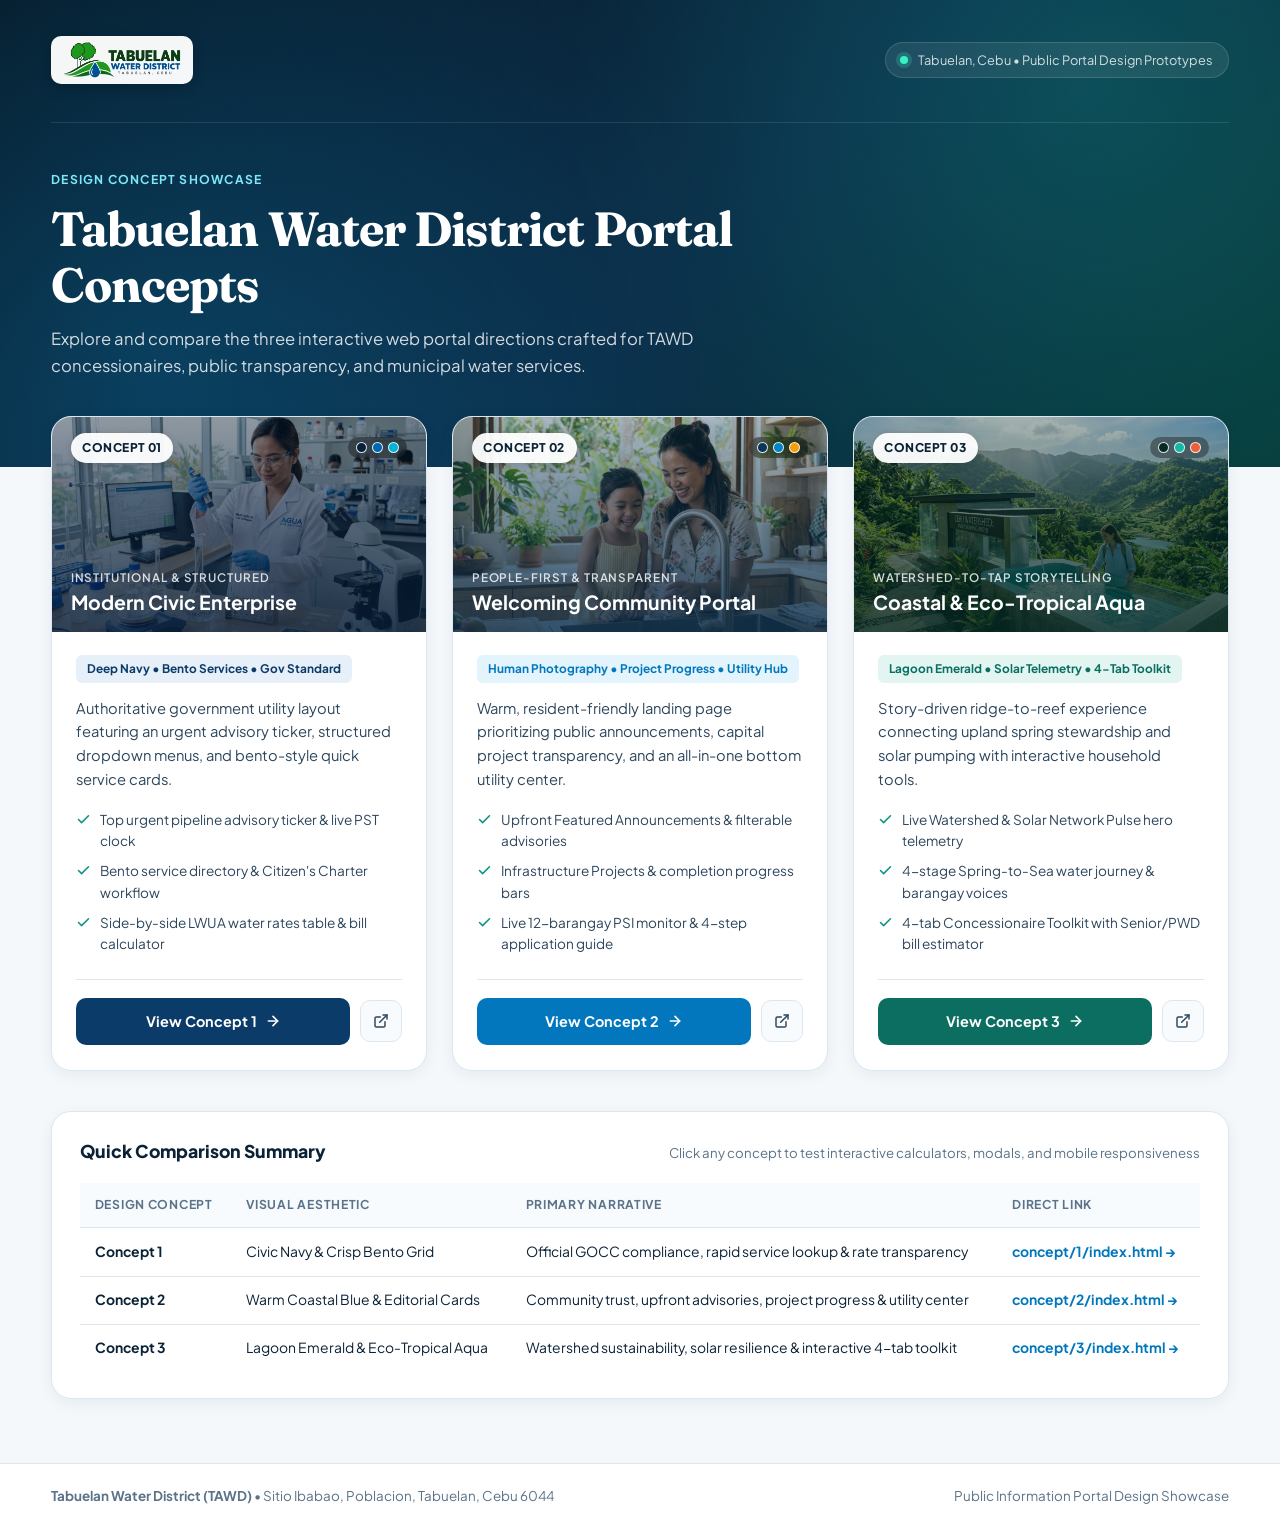
<file: index.html>
<!DOCTYPE html>
<html lang="en">
<head>
  <meta charset="UTF-8">
  <meta name="viewport" content="width=device-width, initial-scale=1.0">
  <title>Tabuelan Water District (TAWD) — Website Design Concepts</title>
  <meta name="description" content="Design concept showcase for the official public portal of Tabuelan Water District (TAWD), Province of Cebu.">
  <link rel="icon" type="image/png" href="concept/1/assets/logo.png">
  <link rel="preconnect" href="https://fonts.googleapis.com">
  <link rel="preconnect" href="https://fonts.gstatic.com" crossorigin>
  <link href="https://fonts.googleapis.com/css2?family=Fraunces:opsz,wght@9..144,600;9..144,700&family=Plus+Jakarta+Sans:wght@400;500;600;700;800&display=swap" rel="stylesheet">
  <style>
    :root {
      --bg-deep: #071928;
      --bg-surface: #f4f8fb;
      --card-bg: #ffffff;
      --ink-900: #0b2236;
      --ink-700: #2d465c;
      --ink-500: #5b7388;
      --border: #dde7f0;
      --accent-1: #0b3b68;
      --accent-1-soft: #e7f0f9;
      --accent-2: #0277bd;
      --accent-2-soft: #e3f4fc;
      --accent-3: #0b6e61;
      --accent-3-soft: #e2f5f1;
      --radius-lg: 20px;
      --radius-md: 12px;
      --shadow-sm: 0 4px 16px rgba(11, 34, 54, 0.06);
      --shadow-lg: 0 20px 44px rgba(11, 34, 54, 0.13);
    }

    *, *::before, *::after {
      box-sizing: border-box;
      margin: 0;
      padding: 0;
    }

    body {
      font-family: 'Plus Jakarta Sans', -apple-system, BlinkMacSystemFont, 'Segoe UI', Roboto, sans-serif;
      background-color: var(--bg-surface);
      color: var(--ink-900);
      line-height: 1.6;
      min-height: 100vh;
      display: flex;
      flex-direction: column;
      -webkit-font-smoothing: antialiased;
    }

    .container {
      width: min(1220px, 92%);
      margin-inline: auto;
    }

    /* Header / Hero Banner */
    .hero {
      position: relative;
      background:
        radial-gradient(circle at 85% 18%, rgba(20, 184, 166, 0.22), transparent 45%),
        radial-gradient(circle at 12% 80%, rgba(14, 165, 233, 0.22), transparent 48%),
        linear-gradient(135deg, #061826 0%, #0b2d48 55%, #073b3a 100%);
      color: #ffffff;
      padding: 2.25rem 0 5.5rem;
      overflow: hidden;
    }

    .hero-topbar {
      display: flex;
      align-items: center;
      justify-content: space-between;
      gap: 1rem;
      flex-wrap: wrap;
      padding-bottom: 2.4rem;
      border-bottom: 1px solid rgba(255, 255, 255, 0.1);
    }

    .brand {
      display: inline-flex;
      align-items: center;
      gap: 0.9rem;
      text-decoration: none;
      color: #ffffff;
    }

    .brand img {
      height: 48px;
      width: auto;
      background: rgba(255, 255, 255, 0.96);
      padding: 6px 12px;
      border-radius: 10px;
      box-shadow: 0 4px 14px rgba(0, 0, 0, 0.2);
    }

    .gov-meta {
      display: flex;
      align-items: center;
      gap: 0.65rem;
      font-size: 0.8rem;
      color: rgba(255, 255, 255, 0.8);
      background: rgba(255, 255, 255, 0.08);
      border: 1px solid rgba(255, 255, 255, 0.14);
      padding: 0.45rem 0.9rem;
      border-radius: 999px;
    }

    .gov-dot {
      width: 8px;
      height: 8px;
      border-radius: 50%;
      background: #38f2c2;
      box-shadow: 0 0 0 4px rgba(56, 242, 194, 0.2);
    }

    .hero-intro {
      max-width: 760px;
      margin-top: 2.6rem;
    }

    .eyebrow {
      display: inline-block;
      font-size: 0.76rem;
      font-weight: 700;
      letter-spacing: 0.1em;
      text-transform: uppercase;
      color: #7ee8fa;
      margin-bottom: 0.75rem;
    }

    .hero h1 {
      font-family: 'Fraunces', Georgia, serif;
      font-size: clamp(2rem, 4vw, 3rem);
      line-height: 1.15;
      font-weight: 700;
      letter-spacing: -0.02em;
      margin-bottom: 0.9rem;
    }

    .hero p {
      font-size: 1.04rem;
      color: rgba(255, 255, 255, 0.82);
      max-width: 650px;
    }

    /* Concept Cards Grid */
    .concepts-section {
      margin-top: -3.2rem;
      padding-bottom: 4rem;
      flex: 1;
      position: relative;
      z-index: 2;
    }

    .concepts-grid {
      display: grid;
      grid-template-columns: repeat(3, minmax(0, 1fr));
      gap: 1.6rem;
      align-items: stretch;
    }

    .concept-card {
      background: var(--card-bg);
      border-radius: var(--radius-lg);
      border: 1px solid var(--border);
      box-shadow: var(--shadow-sm);
      overflow: hidden;
      display: flex;
      flex-direction: column;
      transition: transform 0.25s ease, box-shadow 0.25s ease, border-color 0.25s ease;
    }

    .concept-card:hover {
      transform: translateY(-6px);
      box-shadow: var(--shadow-lg);
      border-color: #b8cde0;
    }

    .card-preview {
      position: relative;
      height: 215px;
      overflow: hidden;
      background: #0b2236;
      display: block;
      text-decoration: none;
    }

    .card-preview img {
      width: 100%;
      height: 100%;
      object-fit: cover;
      transition: transform 0.45s ease;
    }

    .concept-card:hover .card-preview img {
      transform: scale(1.05);
    }

    .card-overlay {
      position: absolute;
      inset: 0;
      display: flex;
      flex-direction: column;
      justify-content: space-between;
      padding: 1rem 1.15rem;
    }

    .overlay-c1 {
      background: linear-gradient(180deg, rgba(8, 30, 56, 0.45) 0%, rgba(8, 30, 56, 0.82) 100%);
    }

    .overlay-c2 {
      background: linear-gradient(180deg, rgba(10, 52, 86, 0.35) 0%, rgba(8, 45, 76, 0.82) 100%);
    }

    .overlay-c3 {
      background: linear-gradient(180deg, rgba(5, 41, 37, 0.35) 0%, rgba(5, 41, 37, 0.84) 100%);
    }

    .preview-top {
      display: flex;
      justify-content: space-between;
      align-items: center;
      gap: 0.5rem;
    }

    .concept-num {
      display: inline-flex;
      align-items: center;
      gap: 0.4rem;
      background: rgba(255, 255, 255, 0.95);
      color: var(--ink-900);
      font-size: 0.75rem;
      font-weight: 800;
      letter-spacing: 0.04em;
      text-transform: uppercase;
      padding: 0.32rem 0.72rem;
      border-radius: 999px;
      box-shadow: 0 2px 8px rgba(0, 0, 0, 0.15);
    }

    .palette-dots {
      display: inline-flex;
      gap: 5px;
      background: rgba(0, 0, 0, 0.35);
      backdrop-filter: blur(6px);
      padding: 5px 8px;
      border-radius: 999px;
    }

    .palette-dots span {
      width: 11px;
      height: 11px;
      border-radius: 50%;
      border: 1.5px solid rgba(255, 255, 255, 0.85);
    }

    .preview-label {
      color: #ffffff;
    }

    .preview-label small {
      display: block;
      font-size: 0.73rem;
      font-weight: 600;
      text-transform: uppercase;
      letter-spacing: 0.08em;
      color: rgba(255, 255, 255, 0.82);
      margin-bottom: 0.15rem;
    }

    .preview-label strong {
      font-size: 1.22rem;
      font-weight: 700;
      line-height: 1.25;
    }

    .card-body {
      padding: 1.45rem 1.5rem 1.55rem;
      display: flex;
      flex-direction: column;
      flex: 1;
    }

    .theme-pill {
      align-self: flex-start;
      font-size: 0.74rem;
      font-weight: 700;
      padding: 0.28rem 0.68rem;
      border-radius: 6px;
      margin-bottom: 0.85rem;
    }

    .pill-c1 { background: var(--accent-1-soft); color: var(--accent-1); }
    .pill-c2 { background: var(--accent-2-soft); color: var(--accent-2); }
    .pill-c3 { background: var(--accent-3-soft); color: var(--accent-3); }

    .card-desc {
      font-size: 0.92rem;
      color: var(--ink-700);
      margin-bottom: 1.1rem;
    }

    .feature-list {
      list-style: none;
      margin-bottom: 1.5rem;
      display: grid;
      gap: 0.5rem;
      flex: 1;
    }

    .feature-list li {
      display: flex;
      align-items: flex-start;
      gap: 0.55rem;
      font-size: 0.85rem;
      color: var(--ink-700);
    }

    .feature-list svg {
      flex-shrink: 0;
      margin-top: 3px;
      color: #0d9488;
    }

    .card-actions {
      display: flex;
      align-items: center;
      gap: 0.6rem;
      padding-top: 1.1rem;
      border-top: 1px solid var(--border);
    }

    .btn-open {
      flex: 1;
      display: inline-flex;
      align-items: center;
      justify-content: center;
      gap: 0.5rem;
      padding: 0.75rem 1rem;
      border-radius: 10px;
      font-size: 0.9rem;
      font-weight: 700;
      text-decoration: none;
      color: #ffffff;
      transition: filter 0.2s ease, transform 0.15s ease;
    }

    .btn-open:hover {
      filter: brightness(1.08);
    }

    .btn-c1 { background: var(--accent-1); }
    .btn-c2 { background: var(--accent-2); }
    .btn-c3 { background: var(--accent-3); }

    .btn-newtab {
      display: inline-flex;
      align-items: center;
      justify-content: center;
      width: 42px;
      height: 42px;
      border-radius: 10px;
      border: 1px solid var(--border);
      color: var(--ink-700);
      background: #f8fbfe;
      text-decoration: none;
      transition: background 0.2s ease, color 0.2s ease, border-color 0.2s ease;
    }

    .btn-newtab:hover {
      background: #eef4fa;
      color: var(--ink-900);
      border-color: #b8cde0;
    }

    /* Quick Comparison Matrix */
    .matrix-card {
      margin-top: 2.5rem;
      background: var(--card-bg);
      border: 1px solid var(--border);
      border-radius: var(--radius-lg);
      padding: 1.6rem 1.75rem;
      box-shadow: var(--shadow-sm);
    }

    .matrix-head {
      display: flex;
      align-items: baseline;
      justify-content: space-between;
      flex-wrap: wrap;
      gap: 0.5rem;
      margin-bottom: 1.1rem;
    }

    .matrix-head h2 {
      font-size: 1.1rem;
      font-weight: 800;
      color: var(--ink-900);
    }

    .matrix-head span {
      font-size: 0.83rem;
      color: var(--ink-500);
    }

    .table-wrap {
      overflow-x: auto;
    }

    table {
      width: 100%;
      border-collapse: collapse;
      font-size: 0.87rem;
      min-width: 620px;
    }

    th, td {
      text-align: left;
      padding: 0.78rem 0.9rem;
      border-bottom: 1px solid var(--border);
    }

    th {
      font-size: 0.76rem;
      text-transform: uppercase;
      letter-spacing: 0.06em;
      color: var(--ink-500);
      background: #f8fbfe;
    }

    tr:last-child td {
      border-bottom: none;
    }

    td a {
      color: var(--accent-2);
      font-weight: 700;
      text-decoration: none;
    }

    td a:hover {
      text-decoration: underline;
    }

    /* Footer */
    .site-footer {
      border-top: 1px solid var(--border);
      background: #ffffff;
      padding: 1.35rem 0;
      font-size: 0.84rem;
      color: var(--ink-500);
    }

    .footer-inner {
      display: flex;
      align-items: center;
      justify-content: space-between;
      flex-wrap: wrap;
      gap: 0.75rem;
    }

    @media (max-width: 980px) {
      .concepts-grid {
        grid-template-columns: 1fr;
        max-width: 580px;
        margin-inline: auto;
      }
    }
  </style>
</head>
<body>

  <header class="hero">
    <div class="container">
      <div class="hero-topbar">
        <div class="brand">
          <img src="concept/1/assets/logo-landscape-transparent.png" alt="Tabuelan Water District Logo">
        </div>
        <div class="gov-meta">
          <span class="gov-dot" aria-hidden="true"></span>
          <span>Tabuelan, Cebu &bull; Public Portal Design Prototypes</span>
        </div>
      </div>

      <div class="hero-intro">
        <span class="eyebrow">Design Concept Showcase</span>
        <h1>Tabuelan Water District Portal Concepts</h1>
        <p>Explore and compare the three interactive web portal directions crafted for TAWD concessionaires, public transparency, and municipal water services.</p>
      </div>
    </div>
  </header>

  <main class="concepts-section">
    <div class="container">
      <div class="concepts-grid">

        <!-- Concept 1 -->
        <article class="concept-card">
          <a href="concept/1/index.html" class="card-preview" aria-label="Open Concept 1: Modern Civic Enterprise">
            <img src="concept/1/assets/water-lab.jpg" alt="Concept 1 Preview — Modern Civic Enterprise">
            <div class="card-overlay overlay-c1">
              <div class="preview-top">
                <span class="concept-num">Concept 01</span>
                <div class="palette-dots" title="Palette: Deep Civic Navy, Ocean Blue, Crisp White">
                  <span style="background:#082038;"></span>
                  <span style="background:#0066b2;"></span>
                  <span style="background:#00b4d8;"></span>
                </div>
              </div>
              <div class="preview-label">
                <small>Institutional &amp; Structured</small>
                <strong>Modern Civic Enterprise</strong>
              </div>
            </div>
          </a>
          <div class="card-body">
            <span class="theme-pill pill-c1">Deep Navy &bull; Bento Services &bull; Gov Standard</span>
            <p class="card-desc">Authoritative government utility layout featuring an urgent advisory ticker, structured dropdown menus, and bento-style quick service cards.</p>
            <ul class="feature-list">
              <li>
                <svg width="15" height="15" viewBox="0 0 24 24" fill="none" stroke="currentColor" stroke-width="2.5" stroke-linecap="round" stroke-linejoin="round"><polyline points="20 6 9 17 4 12"/></svg>
                <span>Top urgent pipeline advisory ticker &amp; live PST clock</span>
              </li>
              <li>
                <svg width="15" height="15" viewBox="0 0 24 24" fill="none" stroke="currentColor" stroke-width="2.5" stroke-linecap="round" stroke-linejoin="round"><polyline points="20 6 9 17 4 12"/></svg>
                <span>Bento service directory &amp; Citizen's Charter workflow</span>
              </li>
              <li>
                <svg width="15" height="15" viewBox="0 0 24 24" fill="none" stroke="currentColor" stroke-width="2.5" stroke-linecap="round" stroke-linejoin="round"><polyline points="20 6 9 17 4 12"/></svg>
                <span>Side-by-side LWUA water rates table &amp; bill calculator</span>
              </li>
            </ul>
            <div class="card-actions">
              <a href="concept/1/index.html" class="btn-open btn-c1">
                <span>View Concept 1</span>
                <svg width="16" height="16" viewBox="0 0 24 24" fill="none" stroke="currentColor" stroke-width="2.4" stroke-linecap="round" stroke-linejoin="round"><line x1="5" y1="12" x2="19" y2="12"/><polyline points="12 5 19 12 12 19"/></svg>
              </a>
              <a href="concept/1/index.html" target="_blank" rel="noopener" class="btn-newtab" title="Open Concept 1 in a new tab" aria-label="Open Concept 1 in a new tab">
                <svg width="16" height="16" viewBox="0 0 24 24" fill="none" stroke="currentColor" stroke-width="2.2" stroke-linecap="round" stroke-linejoin="round"><path d="M18 13v6a2 2 0 0 1-2 2H5a2 2 0 0 1-2-2V8a2 2 0 0 1 2-2h6"/><polyline points="15 3 21 3 21 9"/><line x1="10" y1="14" x2="21" y2="3"/></svg>
              </a>
            </div>
          </div>
        </article>

        <!-- Concept 2 -->
        <article class="concept-card">
          <a href="concept/2/index.html" class="card-preview" aria-label="Open Concept 2: Welcoming Community Portal">
            <img src="concept/2/assets/family-water.jpg" alt="Concept 2 Preview — Welcoming Community Portal">
            <div class="card-overlay overlay-c2">
              <div class="preview-top">
                <span class="concept-num">Concept 02</span>
                <div class="palette-dots" title="Palette: Warm Coastal Blue, Sky Cyan, Clean Slate">
                  <span style="background:#0c3559;"></span>
                  <span style="background:#0284c7;"></span>
                  <span style="background:#f59e0b;"></span>
                </div>
              </div>
              <div class="preview-label">
                <small>People-First &amp; Transparent</small>
                <strong>Welcoming Community Portal</strong>
              </div>
            </div>
          </a>
          <div class="card-body">
            <span class="theme-pill pill-c2">Human Photography &bull; Project Progress &bull; Utility Hub</span>
            <p class="card-desc">Warm, resident-friendly landing page prioritizing public announcements, capital project transparency, and an all-in-one bottom utility center.</p>
            <ul class="feature-list">
              <li>
                <svg width="15" height="15" viewBox="0 0 24 24" fill="none" stroke="currentColor" stroke-width="2.5" stroke-linecap="round" stroke-linejoin="round"><polyline points="20 6 9 17 4 12"/></svg>
                <span>Upfront Featured Announcements &amp; filterable advisories</span>
              </li>
              <li>
                <svg width="15" height="15" viewBox="0 0 24 24" fill="none" stroke="currentColor" stroke-width="2.5" stroke-linecap="round" stroke-linejoin="round"><polyline points="20 6 9 17 4 12"/></svg>
                <span>Infrastructure Projects &amp; completion progress bars</span>
              </li>
              <li>
                <svg width="15" height="15" viewBox="0 0 24 24" fill="none" stroke="currentColor" stroke-width="2.5" stroke-linecap="round" stroke-linejoin="round"><polyline points="20 6 9 17 4 12"/></svg>
                <span>Live 12-barangay PSI monitor &amp; 4-step application guide</span>
              </li>
            </ul>
            <div class="card-actions">
              <a href="concept/2/index.html" class="btn-open btn-c2">
                <span>View Concept 2</span>
                <svg width="16" height="16" viewBox="0 0 24 24" fill="none" stroke="currentColor" stroke-width="2.4" stroke-linecap="round" stroke-linejoin="round"><line x1="5" y1="12" x2="19" y2="12"/><polyline points="12 5 19 12 12 19"/></svg>
              </a>
              <a href="concept/2/index.html" target="_blank" rel="noopener" class="btn-newtab" title="Open Concept 2 in a new tab" aria-label="Open Concept 2 in a new tab">
                <svg width="16" height="16" viewBox="0 0 24 24" fill="none" stroke="currentColor" stroke-width="2.2" stroke-linecap="round" stroke-linejoin="round"><path d="M18 13v6a2 2 0 0 1-2 2H5a2 2 0 0 1-2-2V8a2 2 0 0 1 2-2h6"/><polyline points="15 3 21 3 21 9"/><line x1="10" y1="14" x2="21" y2="3"/></svg>
              </a>
            </div>
          </div>
        </article>

        <!-- Concept 3 -->
        <article class="concept-card">
          <a href="concept/3/index.html" class="card-preview" aria-label="Open Concept 3: Coastal & Eco-Tropical Aqua">
            <img src="concept/3/assets/hero-bg.jpg" alt="Concept 3 Preview — Coastal Community & Eco-Tropical Aqua">
            <div class="card-overlay overlay-c3">
              <div class="preview-top">
                <span class="concept-num">Concept 03</span>
                <div class="palette-dots" title="Palette: Rainforest Emerald, Tropical Aqua, Coral Accent">
                  <span style="background:#052925;"></span>
                  <span style="background:#14b8a6;"></span>
                  <span style="background:#e8613c;"></span>
                </div>
              </div>
              <div class="preview-label">
                <small>Watershed-to-Tap Storytelling</small>
                <strong>Coastal &amp; Eco-Tropical Aqua</strong>
              </div>
            </div>
          </a>
          <div class="card-body">
            <span class="theme-pill pill-c3">Lagoon Emerald &bull; Solar Telemetry &bull; 4-Tab Toolkit</span>
            <p class="card-desc">Story-driven ridge-to-reef experience connecting upland spring stewardship and solar pumping with interactive household tools.</p>
            <ul class="feature-list">
              <li>
                <svg width="15" height="15" viewBox="0 0 24 24" fill="none" stroke="currentColor" stroke-width="2.5" stroke-linecap="round" stroke-linejoin="round"><polyline points="20 6 9 17 4 12"/></svg>
                <span>Live Watershed &amp; Solar Network Pulse hero telemetry</span>
              </li>
              <li>
                <svg width="15" height="15" viewBox="0 0 24 24" fill="none" stroke="currentColor" stroke-width="2.5" stroke-linecap="round" stroke-linejoin="round"><polyline points="20 6 9 17 4 12"/></svg>
                <span>4-stage Spring-to-Sea water journey &amp; barangay voices</span>
              </li>
              <li>
                <svg width="15" height="15" viewBox="0 0 24 24" fill="none" stroke="currentColor" stroke-width="2.5" stroke-linecap="round" stroke-linejoin="round"><polyline points="20 6 9 17 4 12"/></svg>
                <span>4-tab Concessionaire Toolkit with Senior/PWD bill estimator</span>
              </li>
            </ul>
            <div class="card-actions">
              <a href="concept/3/index.html" class="btn-open btn-c3">
                <span>View Concept 3</span>
                <svg width="16" height="16" viewBox="0 0 24 24" fill="none" stroke="currentColor" stroke-width="2.4" stroke-linecap="round" stroke-linejoin="round"><line x1="5" y1="12" x2="19" y2="12"/><polyline points="12 5 19 12 12 19"/></svg>
              </a>
              <a href="concept/3/index.html" target="_blank" rel="noopener" class="btn-newtab" title="Open Concept 3 in a new tab" aria-label="Open Concept 3 in a new tab">
                <svg width="16" height="16" viewBox="0 0 24 24" fill="none" stroke="currentColor" stroke-width="2.2" stroke-linecap="round" stroke-linejoin="round"><path d="M18 13v6a2 2 0 0 1-2 2H5a2 2 0 0 1-2-2V8a2 2 0 0 1 2-2h6"/><polyline points="15 3 21 3 21 9"/><line x1="10" y1="14" x2="21" y2="3"/></svg>
              </a>
            </div>
          </div>
        </article>

      </div>

      <!-- Quick Comparison Matrix -->
      <section class="matrix-card" aria-label="Concept comparison summary">
        <div class="matrix-head">
          <h2>Quick Comparison Summary</h2>
          <span>Click any concept to test interactive calculators, modals, and mobile responsiveness</span>
        </div>
        <div class="table-wrap">
          <table>
            <thead>
              <tr>
                <th>Design Concept</th>
                <th>Visual Aesthetic</th>
                <th>Primary Narrative</th>
                <th>Direct Link</th>
              </tr>
            </thead>
            <tbody>
              <tr>
                <td><strong>Concept 1</strong></td>
                <td>Civic Navy &amp; Crisp Bento Grid</td>
                <td>Official GOCC compliance, rapid service lookup &amp; rate transparency</td>
                <td><a href="concept/1/index.html">concept/1/index.html &rarr;</a></td>
              </tr>
              <tr>
                <td><strong>Concept 2</strong></td>
                <td>Warm Coastal Blue &amp; Editorial Cards</td>
                <td>Community trust, upfront advisories, project progress &amp; utility center</td>
                <td><a href="concept/2/index.html">concept/2/index.html &rarr;</a></td>
              </tr>
              <tr>
                <td><strong>Concept 3</strong></td>
                <td>Lagoon Emerald &amp; Eco-Tropical Aqua</td>
                <td>Watershed sustainability, solar resilience &amp; interactive 4-tab toolkit</td>
                <td><a href="concept/3/index.html">concept/3/index.html &rarr;</a></td>
              </tr>
            </tbody>
          </table>
        </div>
      </section>
    </div>
  </main>

  <footer class="site-footer">
    <div class="container footer-inner">
      <span><strong>Tabuelan Water District (TAWD)</strong> &bull; Sitio Ibabao, Poblacion, Tabuelan, Cebu 6044</span>
      <span>Public Information Portal Design Showcase</span>
    </div>
  </footer>

</body>
</html>
</file>
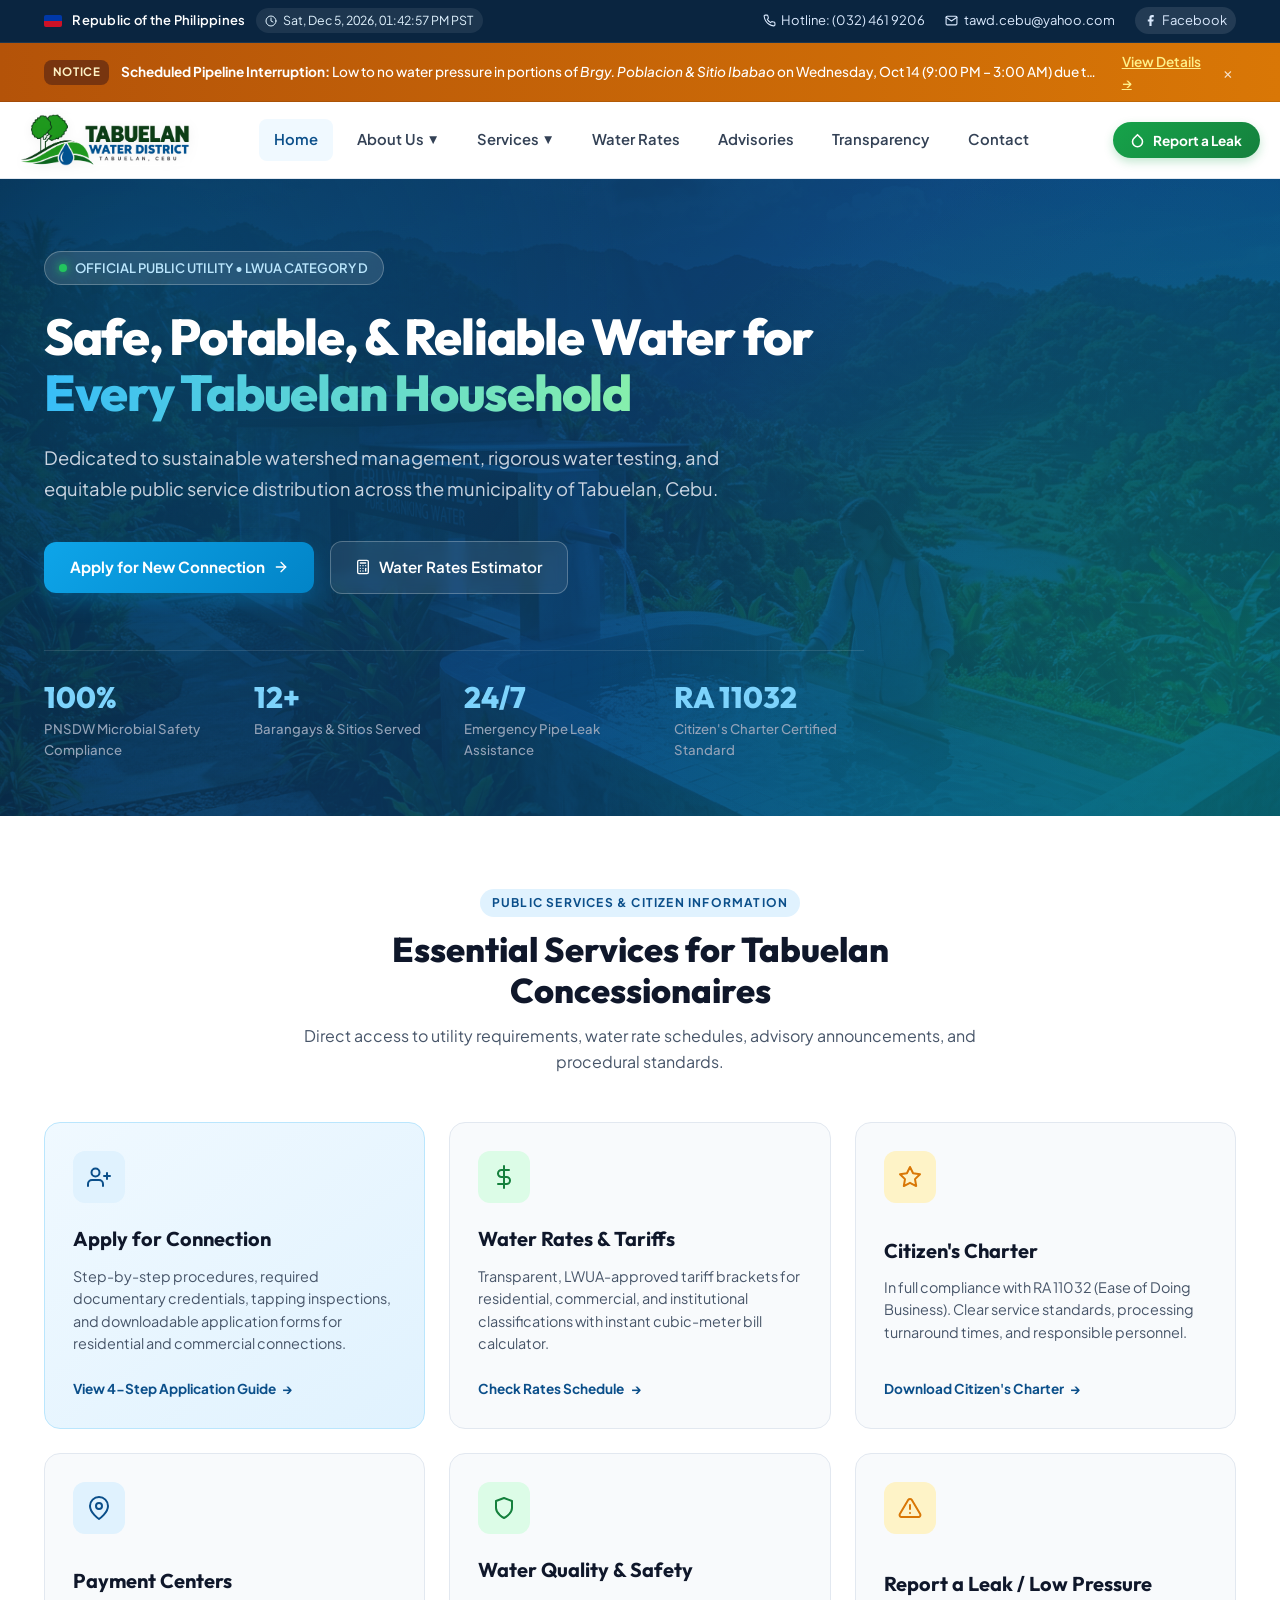
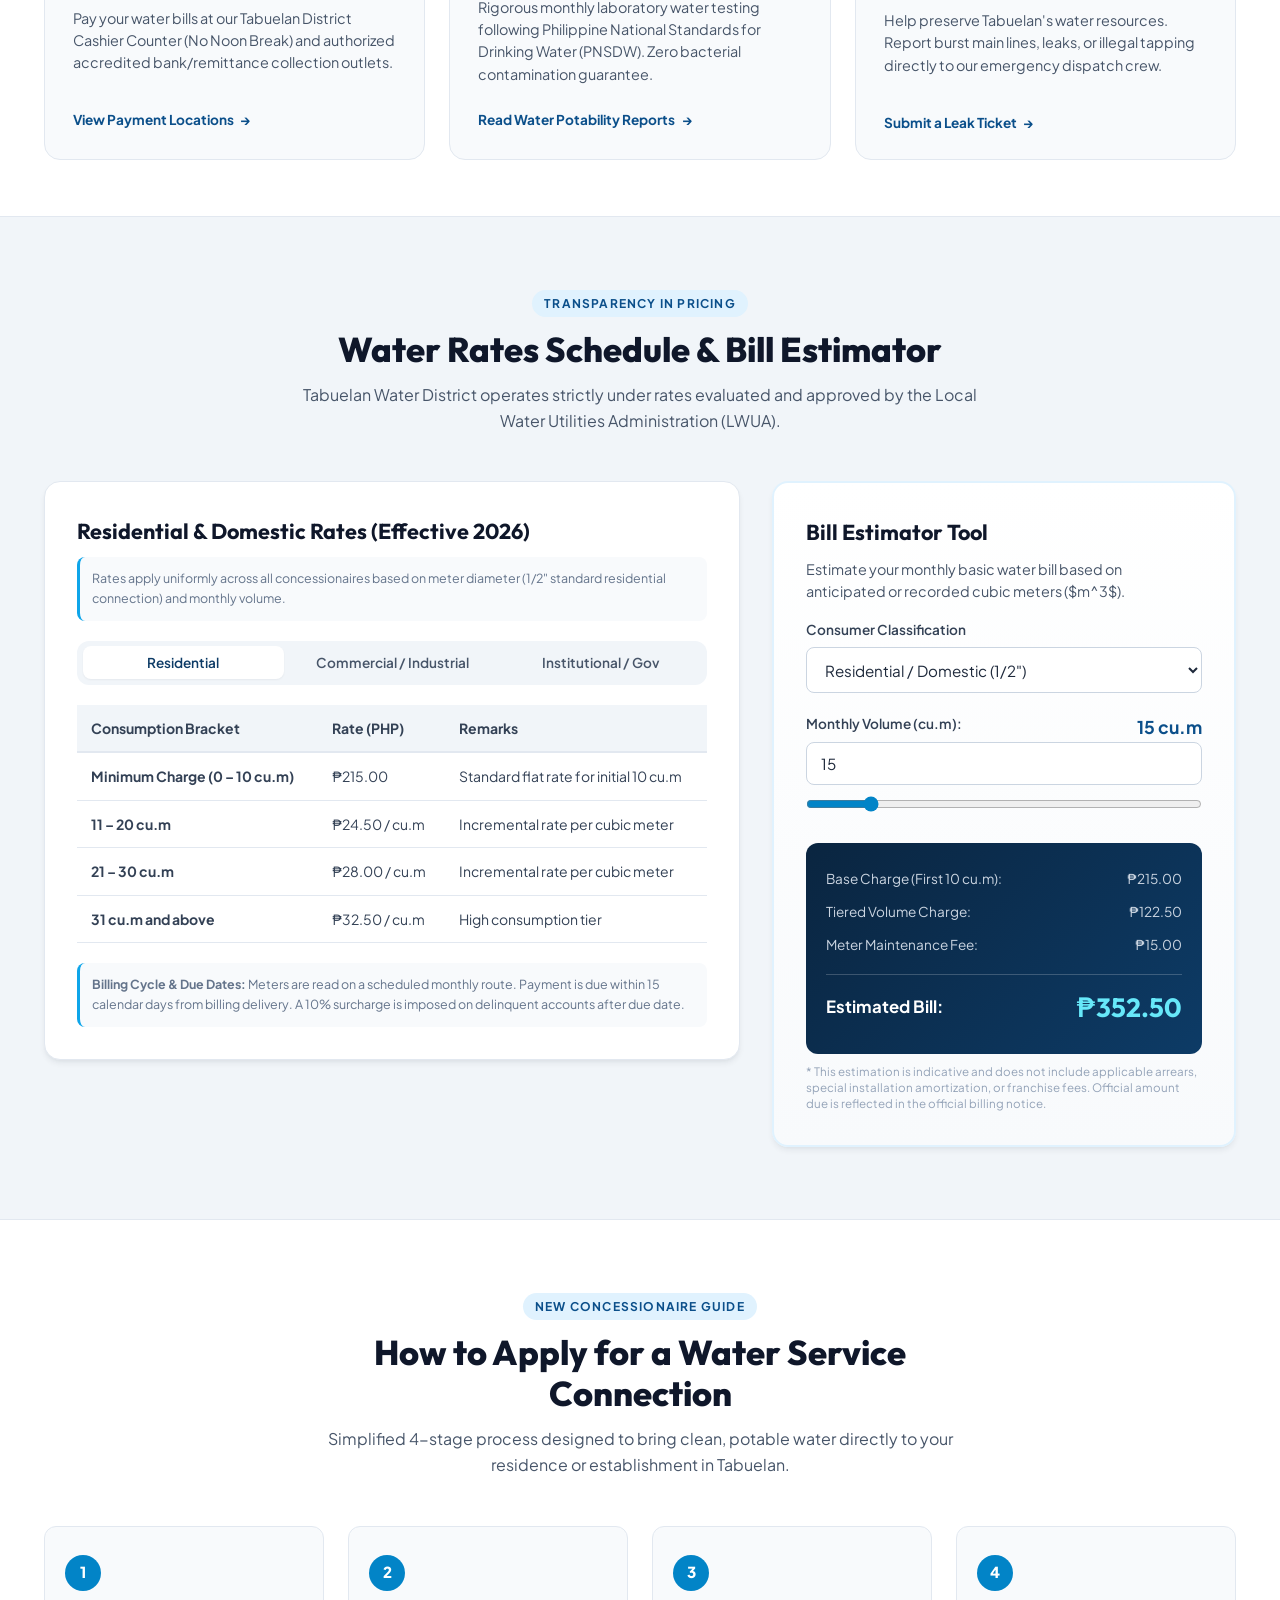
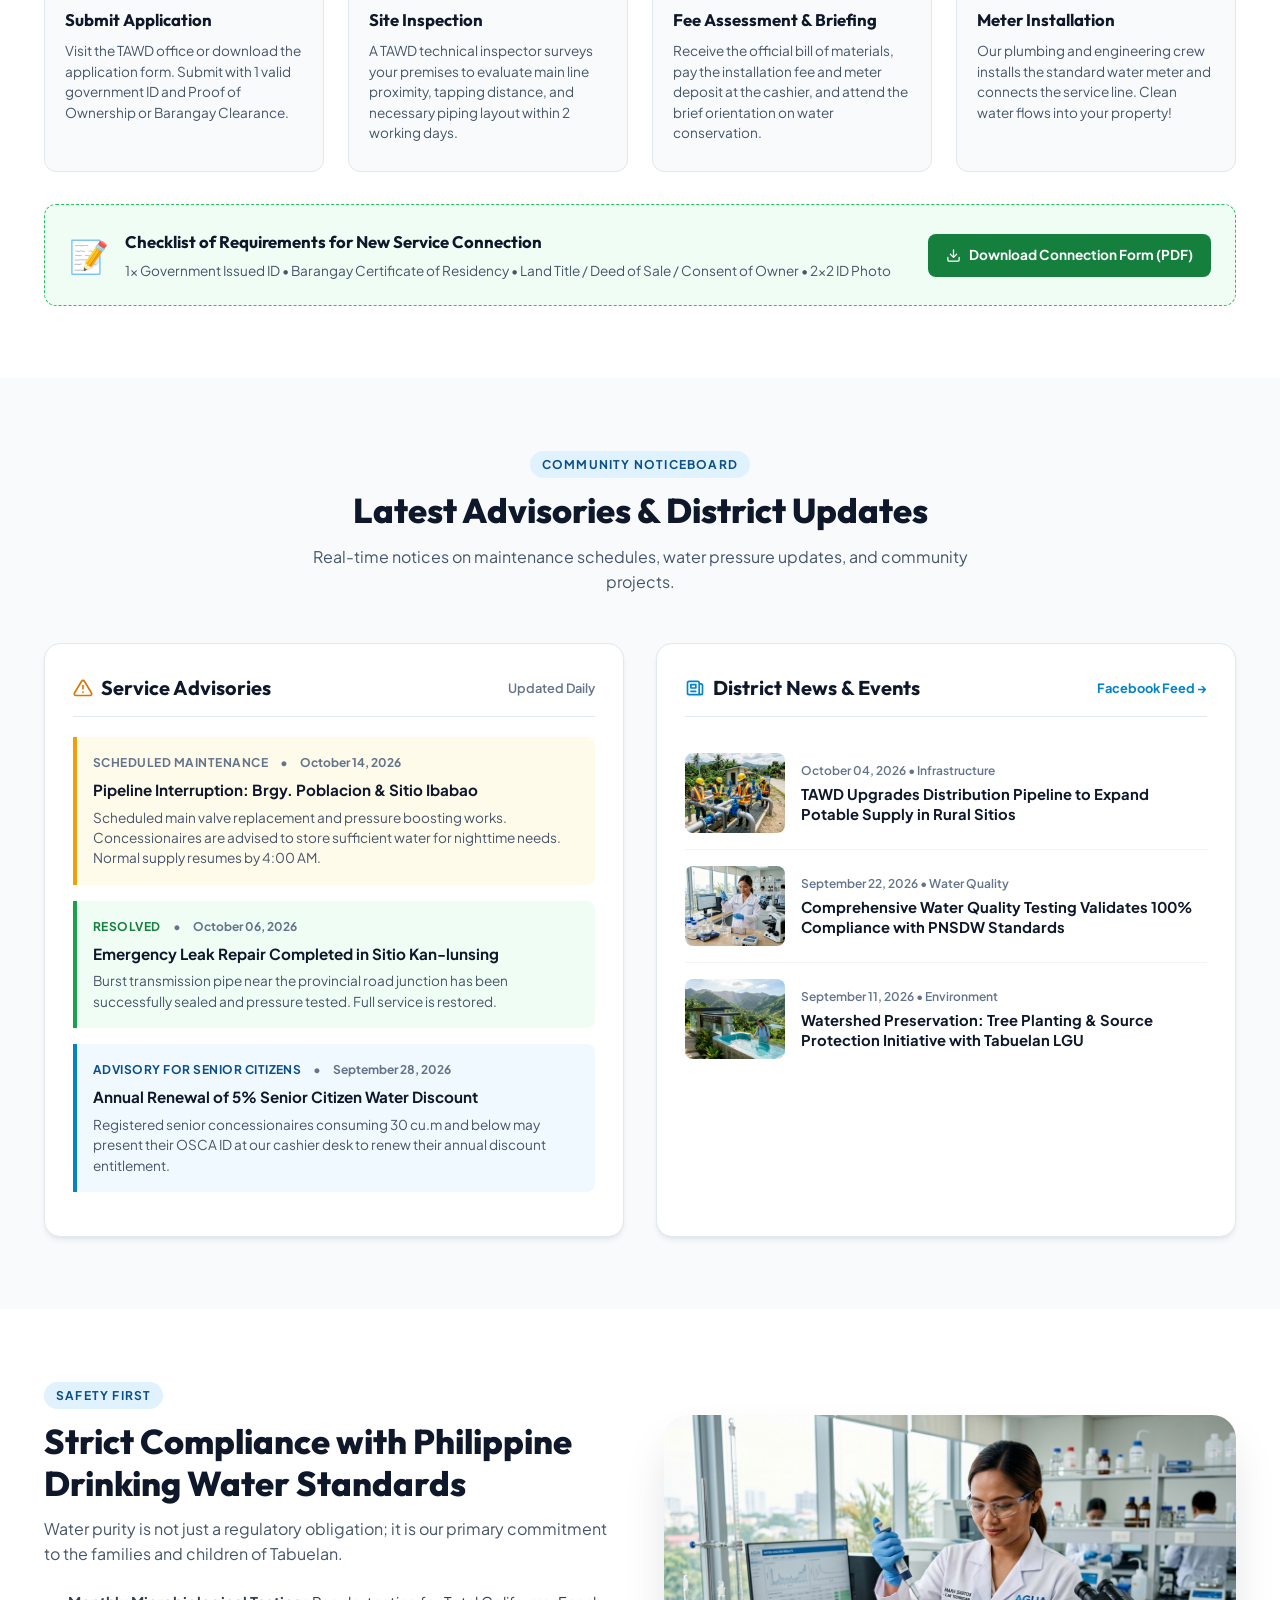
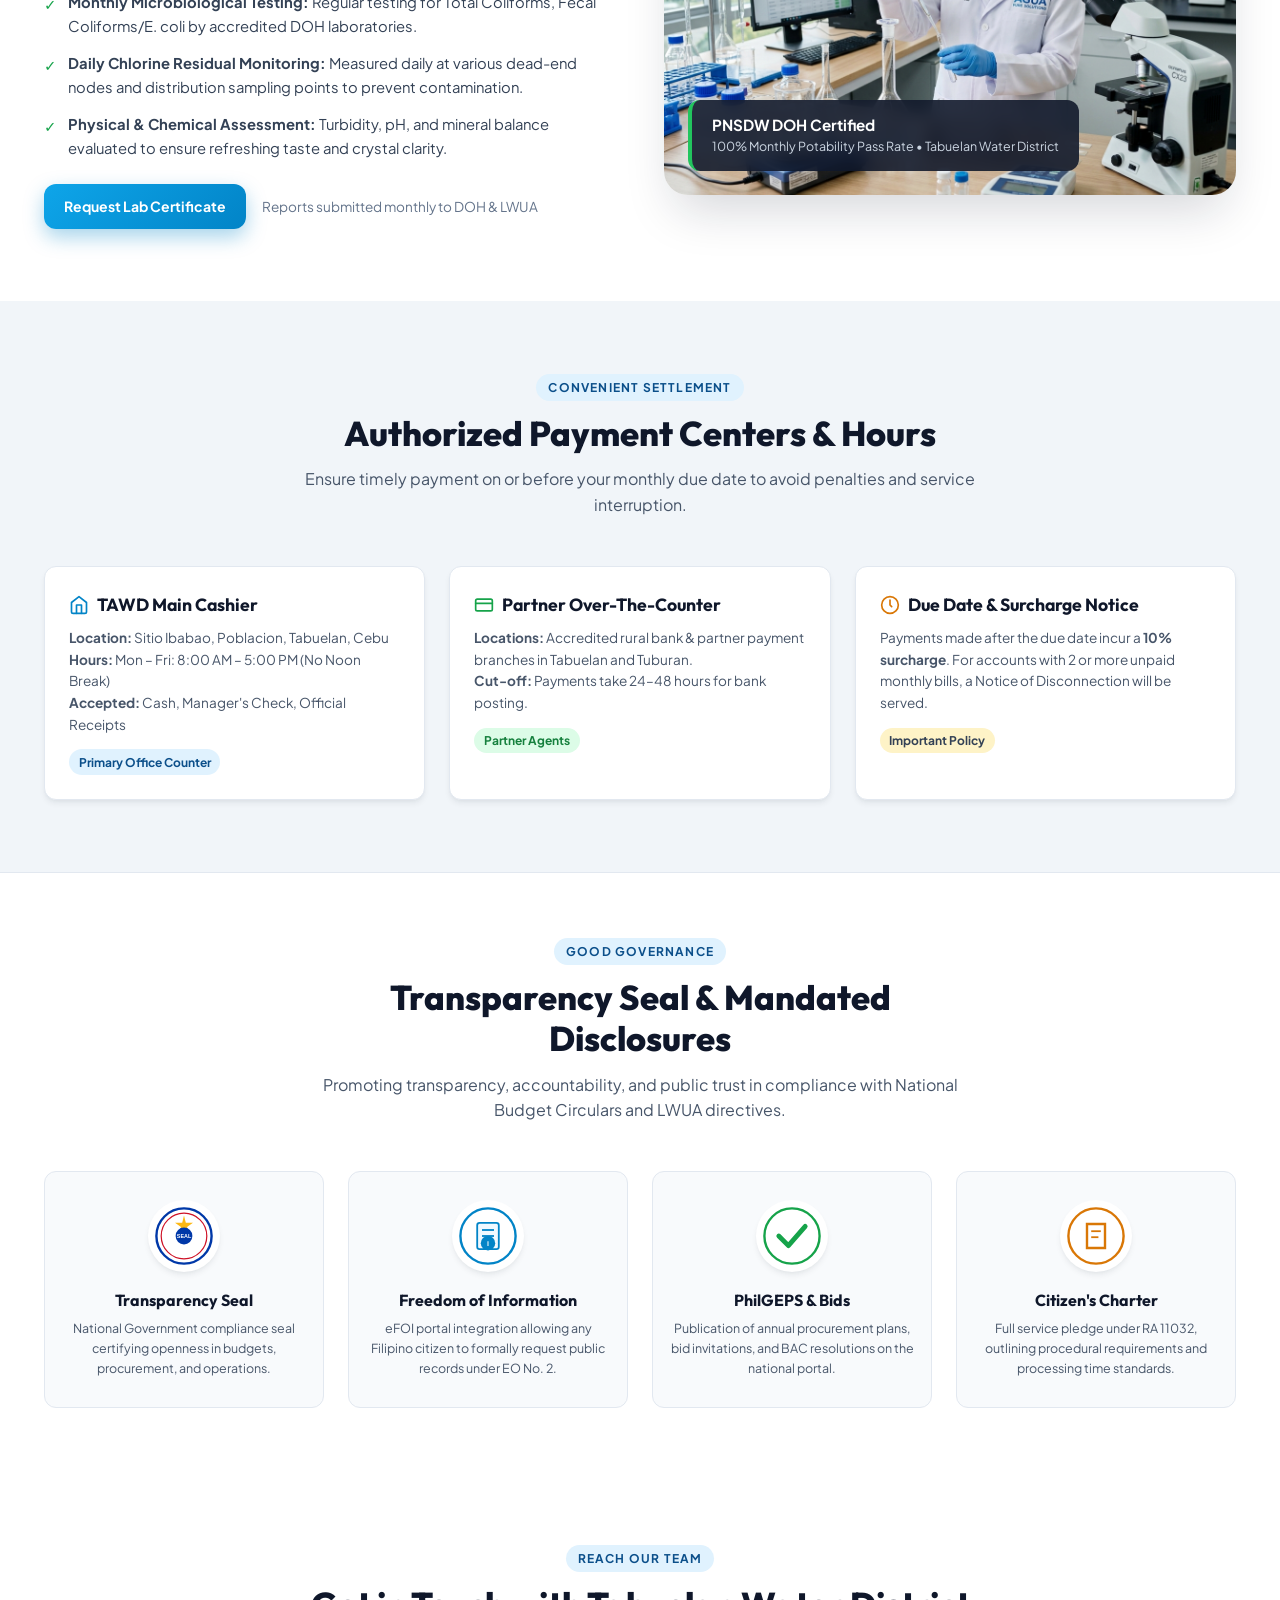
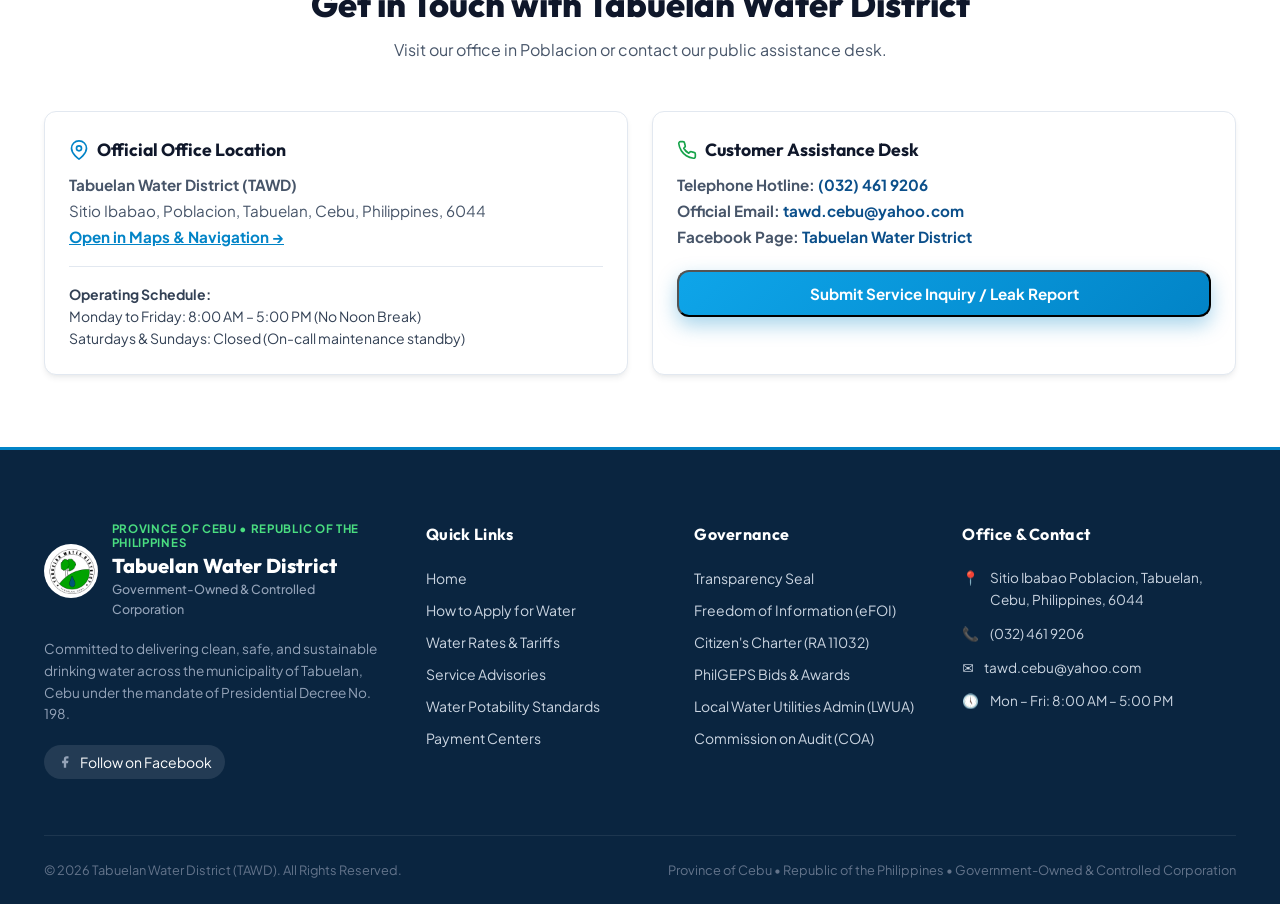
<file: concept/1/index.html>
<!DOCTYPE html>
<html lang="en">
<head>
  <meta charset="UTF-8">
  <meta name="viewport" content="width=device-width, initial-scale=1.0">
  <title>Tabuelan Water District — Official Public Portal | Province of Cebu</title>
  <meta name="description" content="Official website of the Tabuelan Water District (TAWD), Cebu. Providing clean, potable, and reliable water services, water rates, connection guidelines, and public advisories.">
  <link rel="icon" type="image/png" href="assets/logo.png">
  <link rel="stylesheet" href="style.css">
</head>
<body>

  <!-- ================= Top Government & Advisory Bar ================= -->
  <aside class="top-bar" aria-label="Official Government Header">
    <div class="container top-bar-inner">
      <div class="gov-brand">
        <span class="gov-ph-flag" aria-hidden="true"></span>
        <span class="gov-label">Republic of the Philippines</span>
        <span class="pst-clock" id="pstClock">
          <svg width="12" height="12" viewBox="0 0 24 24" fill="none" stroke="currentColor" stroke-width="2" stroke-linecap="round" stroke-linejoin="round" aria-hidden="true"><circle cx="12" cy="12" r="10"></circle><polyline points="12 6 12 12 16 14"></polyline></svg>
          <span id="pstClockDisplay">Loading PST...</span>
        </span>
      </div>

      <div class="top-contact">
        <a href="tel:0324619206" title="Call Emergency Hotline">
          <svg width="13" height="13" viewBox="0 0 24 24" fill="none" stroke="currentColor" stroke-width="2" stroke-linecap="round" stroke-linejoin="round" aria-hidden="true"><path d="M22 16.92v3a2 2 0 0 1-2.18 2 19.79 19.79 0 0 1-8.63-3.07 19.5 19.5 0 0 1-6-6 19.79 19.79 0 0 1-3.07-8.67A2 2 0 0 1 4.11 2h3a2 2 0 0 1 2 1.72 12.84 12.84 0 0 0 .7 2.81 2 2 0 0 1-.45 2.11L8.09 9.91a16 16 0 0 0 6 6l1.27-1.27a2 2 0 0 1 2.11-.45 12.84 12.84 0 0 0 2.81.7A2 2 0 0 1 22 16.92z"></path></svg>
          <span>Hotline: (032) 461 9206</span>
        </a>
        <a href="mailto:tawd.cebu@yahoo.com" title="Email Us">
          <svg width="13" height="13" viewBox="0 0 24 24" fill="none" stroke="currentColor" stroke-width="2" stroke-linecap="round" stroke-linejoin="round" aria-hidden="true"><path d="M4 4h16c1.1 0 2 .9 2 2v12c0 1.1-.9 2-2 2H4c-1.1 0-2-.9-2-2V6c0-1.1.9-2 2-2z"></path><polyline points="22,6 12,13 2,6"></polyline></svg>
          <span>tawd.cebu@yahoo.com</span>
        </a>
        <a href="https://www.facebook.com/p/Tabuelan-Water-District-100063686925638/" target="_blank" rel="noopener noreferrer" class="social-pill" title="Official Facebook Page">
          <svg width="13" height="13" viewBox="0 0 24 24" fill="currentColor" aria-hidden="true"><path d="M18 2h-3a5 5 0 0 0-5 5v3H7v4h3v8h4v-8h3l1-4h-4V7a1 1 0 0 1 1-1h3z"></path></svg>
          <span>Facebook</span>
        </a>
      </div>
    </div>
  </aside>

  <!-- ================= Urgent Service Advisory Ticker ================= -->
  <div class="advisory-ticker" id="advisoryTicker" role="region" aria-label="Service Alert">
    <div class="container advisory-ticker-content">
      <div class="ticker-left">
        <span class="ticker-badge">Notice</span>
        <span class="ticker-text">
          <strong>Scheduled Pipeline Interruption:</strong> Low to no water pressure in portions of <em>Brgy. Poblacion & Sitio Ibabao</em> on Wednesday, Oct 14 (9:00 PM – 3:00 AM) due to main line flushing.
        </span>
        <a href="#advisories" class="ticker-link">View Details &rarr;</a>
      </div>
      <button class="ticker-close" id="closeTickerBtn" aria-label="Close notification">&times;</button>
    </div>
  </div>

  <!-- ================= Site Header & Navigation ================= -->
  <header class="site-header" id="siteHeader">
    <div class="container header-inner">
      <a href="#home" class="brand-wrapper" title="Tabuelan Water District Home">
        <img src="assets/logo-landscape-transparent.png" alt="Tabuelan Water District" class="district-logo-landscape" height="52">
      </a>

      <!-- Primary Navigation -->
      <nav class="main-nav" id="mainNav" aria-label="Main Navigation">
        <ul class="nav-list">
          <li class="nav-item">
            <a href="#home" class="nav-link active">Home</a>
          </li>
          <li class="nav-item">
            <a href="#about" class="nav-link has-dropdown">
              About Us
              <span class="dropdown-icon" aria-hidden="true">&#9660;</span>
            </a>
            <div class="nav-dropdown">
              <a href="#about" class="dropdown-link">History & Mandate</a>
              <a href="#mission" class="dropdown-link">Mission, Vision & Core Values</a>
              <a href="#board" class="dropdown-link">Board of Directors & Officers</a>
              <a href="#charter" class="dropdown-link">Citizen's Charter (RA 11032)</a>
            </div>
          </li>
          <li class="nav-item">
            <a href="#services" class="nav-link has-dropdown">
              Services
              <span class="dropdown-icon" aria-hidden="true">&#9660;</span>
            </a>
            <div class="nav-dropdown">
              <a href="#connection-flow" class="dropdown-link">New Water Connection</a>
              <a href="#rates-calculator" class="dropdown-link">Water Rates & Tariff Table</a>
              <a href="#quality" class="dropdown-link">Water Quality & Potability</a>
              <a href="#payments" class="dropdown-link">Payment Centers & Cashier</a>
            </div>
          </li>
          <li class="nav-item">
            <a href="#rates-calculator" class="nav-link">Water Rates</a>
          </li>
          <li class="nav-item">
            <a href="#advisories" class="nav-link">Advisories</a>
          </li>
          <li class="nav-item">
            <a href="#transparency" class="nav-link">Transparency</a>
          </li>
          <li class="nav-item">
            <a href="#contact" class="nav-link">Contact</a>
          </li>
        </ul>
      </nav>

      <div class="header-actions">
        <button type="button" class="btn-report-leak open-report-modal" title="Report a water leak or pipe issue">
          <svg width="15" height="15" viewBox="0 0 24 24" fill="none" stroke="currentColor" stroke-width="2.5" stroke-linecap="round" stroke-linejoin="round" aria-hidden="true"><path d="M12 2.69l5.66 5.66a8 8 0 1 1-11.31 0z"></path></svg>
          <span>Report a Leak</span>
        </button>
        <button type="button" class="mobile-nav-toggle" id="mobileNavToggle" aria-label="Toggle navigation menu">
          <svg width="22" height="22" viewBox="0 0 24 24" fill="none" stroke="currentColor" stroke-width="2" stroke-linecap="round" stroke-linejoin="round"><line x1="3" y1="12" x2="21" y2="12"></line><line x1="3" y1="6" x2="21" y2="6"></line><line x1="3" y1="18" x2="21" y2="18"></line></svg>
        </button>
      </div>
    </div>
  </header>

  <!-- ================= Hero Section ================= -->
  <section class="hero-section" id="home">
    <div class="hero-bg-overlay" aria-hidden="true"></div>
    <div class="hero-mesh" aria-hidden="true"></div>

    <div class="container">
      <div class="hero-content">
        <div class="hero-pill-badge">
          <span class="hero-pill-dot" aria-hidden="true"></span>
          <span>OFFICIAL PUBLIC UTILITY &bull; LWUA CATEGORY D</span>
        </div>

        <h1 class="hero-title">
          Safe, Potable, &amp; Reliable Water for <span>Every Tabuelan Household</span>
        </h1>

        <p class="hero-subtitle">
          Dedicated to sustainable watershed management, rigorous water testing, and equitable public service distribution across the municipality of Tabuelan, Cebu.
        </p>

        <div class="hero-cta-group">
          <a href="#connection-flow" class="btn-primary">
            <span>Apply for New Connection</span>
            <svg width="16" height="16" viewBox="0 0 24 24" fill="none" stroke="currentColor" stroke-width="2" stroke-linecap="round" stroke-linejoin="round"><line x1="5" y1="12" x2="19" y2="12"></line><polyline points="12 5 19 12 12 19"></polyline></svg>
          </a>
          <a href="#rates-calculator" class="btn-outline-light">
            <svg width="16" height="16" viewBox="0 0 24 24" fill="none" stroke="currentColor" stroke-width="2" stroke-linecap="round" stroke-linejoin="round"><rect x="4" y="2" width="16" height="20" rx="2"></rect><line x1="8" y1="6" x2="16" y2="6"></line><line x1="16" y1="14" x2="16" y2="18"></line><path d="M16 10h.01"></path><path d="M12 10h.01"></path><path d="M8 10h.01"></path><path d="M12 14h.01"></path><path d="M8 14h.01"></path><path d="M12 18h.01"></path><path d="M8 18h.01"></path></svg>
            <span>Water Rates Estimator</span>
          </a>
        </div>

        <!-- Live Metrics Strip -->
        <div class="hero-stats-grid">
          <div class="stat-card">
            <span class="stat-value">100%</span>
            <span class="stat-label">PNSDW Microbial Safety Compliance</span>
          </div>
          <div class="stat-card">
            <span class="stat-value">12+</span>
            <span class="stat-label">Barangays &amp; Sitios Served</span>
          </div>
          <div class="stat-card">
            <span class="stat-value">24/7</span>
            <span class="stat-label">Emergency Pipe Leak Assistance</span>
          </div>
          <div class="stat-card">
            <span class="stat-value">RA 11032</span>
            <span class="stat-label">Citizen's Charter Certified Standard</span>
          </div>
        </div>
      </div>
    </div>
  </section>

  <!-- ================= Quick Bento Services Grid ================= -->
  <section class="section-services" id="services">
    <div class="container">
      <div class="section-header">
        <span class="section-tag">Public Services &amp; Citizen Information</span>
        <h2 class="section-title">Essential Services for Tabuelan Concessionaires</h2>
        <p class="section-subtitle">
          Direct access to utility requirements, water rate schedules, advisory announcements, and procedural standards.
        </p>
      </div>

      <div class="bento-services-grid">
        <!-- Card 1 -->
        <div class="bento-card bento-card-featured">
          <div class="card-icon-bubble icon-blue">
            <svg width="24" height="24" viewBox="0 0 24 24" fill="none" stroke="currentColor" stroke-width="2" stroke-linecap="round" stroke-linejoin="round"><path d="M16 21v-2a4 4 0 0 0-4-4H5a4 4 0 0 0-4 4v2"></path><circle cx="8.5" cy="7.5" r="4"></circle><line x1="20" y1="8" x2="20" y2="14"></line><line x1="23" y1="11" x2="17" y2="11"></line></svg>
          </div>
          <div>
            <h3 class="card-title">Apply for Connection</h3>
            <p class="card-desc">
              Step-by-step procedures, required documentary credentials, tapping inspections, and downloadable application forms for residential and commercial connections.
            </p>
          </div>
          <a href="#connection-flow" class="card-action-link">
            <span>View 4-Step Application Guide</span> &rarr;
          </a>
        </div>

        <!-- Card 2 -->
        <div class="bento-card">
          <div class="card-icon-bubble icon-green">
            <svg width="24" height="24" viewBox="0 0 24 24" fill="none" stroke="currentColor" stroke-width="2" stroke-linecap="round" stroke-linejoin="round"><line x1="12" y1="1" x2="12" y2="23"></line><path d="M17 5H9.5a3.5 3.5 0 0 0 0 7h5a3.5 3.5 0 0 1 0 7H6"></path></svg>
          </div>
          <div>
            <h3 class="card-title">Water Rates &amp; Tariffs</h3>
            <p class="card-desc">
              Transparent, LWUA-approved tariff brackets for residential, commercial, and institutional classifications with instant cubic-meter bill calculator.
            </p>
          </div>
          <a href="#rates-calculator" class="card-action-link">
            <span>Check Rates Schedule</span> &rarr;
          </a>
        </div>

        <!-- Card 3 -->
        <div class="bento-card">
          <div class="card-icon-bubble icon-amber">
            <svg width="24" height="24" viewBox="0 0 24 24" fill="none" stroke="currentColor" stroke-width="2" stroke-linecap="round" stroke-linejoin="round"><polygon points="12 2 15.09 8.26 22 9.27 17 14.14 18.18 21.02 12 17.77 5.82 21.02 7 14.14 2 9.27 8.91 8.26 12 2"></polygon></svg>
          </div>
          <div>
            <h3 class="card-title">Citizen's Charter</h3>
            <p class="card-desc">
              In full compliance with RA 11032 (Ease of Doing Business). Clear service standards, processing turnaround times, and responsible personnel.
            </p>
          </div>
          <a href="#charter" class="card-action-link">
            <span>Download Citizen's Charter</span> &rarr;
          </a>
        </div>

        <!-- Card 4 -->
        <div class="bento-card">
          <div class="card-icon-bubble icon-blue">
            <svg width="24" height="24" viewBox="0 0 24 24" fill="none" stroke="currentColor" stroke-width="2" stroke-linecap="round" stroke-linejoin="round"><path d="M21 10c0 7-9 13-9 13s-9-6-9-13a9 9 0 0 1 18 0z"></path><circle cx="12" cy="10" r="3"></circle></svg>
          </div>
          <div>
            <h3 class="card-title">Payment Centers</h3>
            <p class="card-desc">
              Pay your water bills at our Tabuelan District Cashier Counter (No Noon Break) and authorized accredited bank/remittance collection outlets.
            </p>
          </div>
          <a href="#payments" class="card-action-link">
            <span>View Payment Locations</span> &rarr;
          </a>
        </div>

        <!-- Card 5 -->
        <div class="bento-card">
          <div class="card-icon-bubble icon-green">
            <svg width="24" height="24" viewBox="0 0 24 24" fill="none" stroke="currentColor" stroke-width="2" stroke-linecap="round" stroke-linejoin="round"><path d="M12 22s8-4 8-10V5l-8-3-8 3v7c0 6 8 10 8 10z"></path></svg>
          </div>
          <div>
            <h3 class="card-title">Water Quality &amp; Safety</h3>
            <p class="card-desc">
              Rigorous monthly laboratory water testing following Philippine National Standards for Drinking Water (PNSDW). Zero bacterial contamination guarantee.
            </p>
          </div>
          <a href="#quality" class="card-action-link">
            <span>Read Water Potability Reports</span> &rarr;
          </a>
        </div>

        <!-- Card 6 -->
        <div class="bento-card">
          <div class="card-icon-bubble icon-amber">
            <svg width="24" height="24" viewBox="0 0 24 24" fill="none" stroke="currentColor" stroke-width="2" stroke-linecap="round" stroke-linejoin="round"><path d="M10.29 3.86L1.82 18a2 2 0 0 0 1.71 3h16.94a2 2 0 0 0 1.71-3L13.71 3.86a2 2 0 0 0-3.42 0z"></path><line x1="12" y1="9" x2="12" y2="13"></line><line x1="12" y1="17" x2="12.01" y2="17"></line></svg>
          </div>
          <div>
            <h3 class="card-title">Report a Leak / Low Pressure</h3>
            <p class="card-desc">
              Help preserve Tabuelan's water resources. Report burst main lines, leaks, or illegal tapping directly to our emergency dispatch crew.
            </p>
          </div>
          <button type="button" class="card-action-link open-report-modal" style="background:none; border:none; padding:0; cursor:pointer;">
            <span>Submit a Leak Ticket</span> &rarr;
          </button>
        </div>
      </div>
    </div>
  </section>

  <!-- ================= Interactive Rates & Estimator Tool ================= -->
  <section class="section-rates-calculator" id="rates-calculator">
    <div class="container">
      <div class="section-header">
        <span class="section-tag">Transparency in Pricing</span>
        <h2 class="section-title">Water Rates Schedule &amp; Bill Estimator</h2>
        <p class="section-subtitle">
          Tabuelan Water District operates strictly under rates evaluated and approved by the Local Water Utilities Administration (LWUA).
        </p>
      </div>

      <div class="calculator-wrapper">
        <!-- Left: Official Rates Table -->
        <div class="rate-table-card">
          <h3 class="card-headline-sm" id="rateScheduleTitle">Residential &amp; Domestic Rates (Effective 2026)</h3>
          <p class="rate-note" style="margin-bottom: 1.25rem;">
            Rates apply uniformly across all concessionaires based on meter diameter (1/2" standard residential connection) and monthly volume.
          </p>

          <div class="category-tabs">
            <button type="button" class="category-tab-btn active" data-category="residential">Residential</button>
            <button type="button" class="category-tab-btn" data-category="commercial">Commercial / Industrial</button>
            <button type="button" class="category-tab-btn" data-category="institutional">Institutional / Gov</button>
          </div>

          <table class="water-rates-table">
            <thead>
              <tr>
                <th>Consumption Bracket</th>
                <th>Rate (PHP)</th>
                <th>Remarks</th>
              </tr>
            </thead>
            <tbody id="ratesTableBody">
              <tr>
                <td><strong>Minimum Charge (0 – 10 cu.m)</strong></td>
                <td>₱215.00</td>
                <td>Standard flat rate for initial 10 cu.m</td>
              </tr>
              <tr>
                <td><strong>11 – 20 cu.m</strong></td>
                <td>₱24.50 / cu.m</td>
                <td>Incremental rate per cubic meter</td>
              </tr>
              <tr>
                <td><strong>21 – 30 cu.m</strong></td>
                <td>₱28.00 / cu.m</td>
                <td>Incremental rate per cubic meter</td>
              </tr>
              <tr>
                <td><strong>31 cu.m and above</strong></td>
                <td>₱32.50 / cu.m</td>
                <td>High consumption tier</td>
              </tr>
            </tbody>
          </table>

          <div class="rate-note">
            <strong>Billing Cycle &amp; Due Dates:</strong> Meters are read on a scheduled monthly route. Payment is due within 15 calendar days from billing delivery. A 10% surcharge is imposed on delinquent accounts after due date.
          </div>
        </div>

        <!-- Right: Interactive Estimator -->
        <div class="calc-box-card">
          <h3 class="card-headline-sm">Bill Estimator Tool</h3>
          <p class="card-desc" style="margin-bottom: 1rem;">
            Estimate your monthly basic water bill based on anticipated or recorded cubic meters ($m^3$).
          </p>

          <div class="calc-field-group">
            <label for="calcCategory" class="calc-label">Consumer Classification</label>
            <select id="calcCategory" class="calc-select">
              <option value="residential">Residential / Domestic (1/2")</option>
              <option value="commercial_b">Commercial B (Sari-Sari Store / Small)</option>
              <option value="commercial_a">Commercial A (Resorts / Hotels / Resto)</option>
              <option value="institutional">Institutional / Government</option>
            </select>
          </div>

          <div class="calc-field-group">
            <div style="display:flex; justify-content:space-between; align-items:center;">
              <label for="calcVolumeInput" class="calc-label">Monthly Volume (cu.m):</label>
              <strong id="calcVolumeLabel" style="color:var(--primary-700); font-size:1.1rem;">15 cu.m</strong>
            </div>
            <input type="number" id="calcVolumeInput" class="calc-input" value="15" min="0" max="150">
            <div class="calc-slider-wrapper">
              <input type="range" id="calcVolumeSlider" class="calc-slider" value="15" min="0" max="100">
            </div>
          </div>

          <div class="calc-result-box">
            <div class="calc-result-row">
              <span>Base Charge (First 10 cu.m):</span>
              <span id="calcBaseCost">₱215.00</span>
            </div>
            <div class="calc-result-row">
              <span>Tiered Volume Charge:</span>
              <span id="calcTieredCost">₱122.50</span>
            </div>
            <div class="calc-result-row">
              <span>Meter Maintenance Fee:</span>
              <span id="calcMaintFee">₱15.00</span>
            </div>
            <div class="calc-result-row calc-result-total">
              <span>Estimated Bill:</span>
              <span class="calc-total-amount" id="calcTotalAmount">₱352.50</span>
            </div>
          </div>

          <p class="calc-disclaimer">
            * This estimation is indicative and does not include applicable arrears, special installation amortization, or franchise fees. Official amount due is reflected in the official billing notice.
          </p>
        </div>
      </div>
    </div>
  </section>

  <!-- ================= 4-Step Connection Flow ================= -->
  <section class="section-connection-flow" id="connection-flow">
    <div class="container">
      <div class="section-header">
        <span class="section-tag">New Concessionaire Guide</span>
        <h2 class="section-title">How to Apply for a Water Service Connection</h2>
        <p class="section-subtitle">
          Simplified 4-stage process designed to bring clean, potable water directly to your residence or establishment in Tabuelan.
        </p>
      </div>

      <div class="steps-grid">
        <div class="step-card">
          <div class="step-badge">1</div>
          <h3 class="step-title">Submit Application</h3>
          <p class="step-desc">
            Visit the TAWD office or download the application form. Submit with 1 valid government ID and Proof of Ownership or Barangay Clearance.
          </p>
        </div>

        <div class="step-card">
          <div class="step-badge">2</div>
          <h3 class="step-title">Site Inspection</h3>
          <p class="step-desc">
            A TAWD technical inspector surveys your premises to evaluate main line proximity, tapping distance, and necessary piping layout within 2 working days.
          </p>
        </div>

        <div class="step-card">
          <div class="step-badge">3</div>
          <h3 class="step-title">Fee Assessment &amp; Briefing</h3>
          <p class="step-desc">
            Receive the official bill of materials, pay the installation fee and meter deposit at the cashier, and attend the brief orientation on water conservation.
          </p>
        </div>

        <div class="step-card">
          <div class="step-badge">4</div>
          <h3 class="step-title">Meter Installation</h3>
          <p class="step-desc">
            Our plumbing and engineering crew installs the standard water meter and connects the service line. Clean water flows into your property!
          </p>
        </div>
      </div>

      <div class="requirements-box">
        <div class="req-left">
          <div class="req-icon" aria-hidden="true">&#128221;</div>
          <div class="req-text">
            <h4>Checklist of Requirements for New Service Connection</h4>
            <p>1x Government Issued ID &bull; Barangay Certificate of Residency &bull; Land Title / Deed of Sale / Consent of Owner &bull; 2x2 ID Photo</p>
          </div>
        </div>
        <a href="#contact" class="btn-download-form" title="Inquire at office">
          <svg width="15" height="15" viewBox="0 0 24 24" fill="none" stroke="currentColor" stroke-width="2" stroke-linecap="round" stroke-linejoin="round"><path d="M21 15v4a2 2 0 0 1-2 2H5a2 2 0 0 1-2-2v-4"></path><polyline points="7 10 12 15 17 10"></polyline><line x1="12" y1="15" x2="12" y2="3"></line></svg>
          <span>Download Connection Form (PDF)</span>
        </a>
      </div>
    </div>
  </section>

  <!-- ================= Advisories & News Feed ================= -->
  <section class="section-news-advisories" id="advisories">
    <div class="container">
      <div class="section-header">
        <span class="section-tag">Community Noticeboard</span>
        <h2 class="section-title">Latest Advisories &amp; District Updates</h2>
        <p class="section-subtitle">
          Real-time notices on maintenance schedules, water pressure updates, and community projects.
        </p>
      </div>

      <div class="news-layout">
        <!-- Advisories Column -->
        <div class="advisories-feed-card">
          <div class="feed-header">
            <h3 class="feed-title">
              <svg width="20" height="20" viewBox="0 0 24 24" fill="none" stroke="currentColor" stroke-width="2" stroke-linecap="round" stroke-linejoin="round" style="color:var(--amber-600);"><path d="M10.29 3.86L1.82 18a2 2 0 0 0 1.71 3h16.94a2 2 0 0 0 1.71-3L13.71 3.86a2 2 0 0 0-3.42 0z"></path><line x1="12" y1="9" x2="12" y2="13"></line><line x1="12" y1="17" x2="12.01" y2="17"></line></svg>
              <span>Service Advisories</span>
            </h3>
            <span style="font-size:0.8rem; color:var(--slate-500); font-weight:600;">Updated Daily</span>
          </div>

          <!-- Advisory 1 -->
          <article class="advisory-item">
            <div class="advisory-meta">
              <span class="advisory-tag" style="color:var(--amber-700);">SCHEDULED MAINTENANCE</span>
              <span>&bull;</span>
              <time datetime="2026-10-14">October 14, 2026</time>
            </div>
            <h4 class="advisory-headline">Pipeline Interruption: Brgy. Poblacion &amp; Sitio Ibabao</h4>
            <p class="advisory-desc">
              Scheduled main valve replacement and pressure boosting works. Concessionaires are advised to store sufficient water for nighttime needs. Normal supply resumes by 4:00 AM.
            </p>
          </article>

          <!-- Advisory 2 -->
          <article class="advisory-item resolved">
            <div class="advisory-meta">
              <span class="advisory-tag" style="color:var(--nature-700);">RESOLVED</span>
              <span>&bull;</span>
              <time datetime="2026-10-06">October 06, 2026</time>
            </div>
            <h4 class="advisory-headline">Emergency Leak Repair Completed in Sitio Kan-lunsing</h4>
            <p class="advisory-desc">
              Burst transmission pipe near the provincial road junction has been successfully sealed and pressure tested. Full service is restored.
            </p>
          </article>

          <!-- Advisory 3 -->
          <article class="advisory-item" style="border-left-color:var(--primary-600); background:var(--primary-50);">
            <div class="advisory-meta">
              <span class="advisory-tag" style="color:var(--primary-700);">ADVISORY FOR SENIOR CITIZENS</span>
              <span>&bull;</span>
              <time datetime="2026-09-28">September 28, 2026</time>
            </div>
            <h4 class="advisory-headline">Annual Renewal of 5% Senior Citizen Water Discount</h4>
            <p class="advisory-desc">
              Registered senior concessionaires consuming 30 cu.m and below may present their OSCA ID at our cashier desk to renew their annual discount entitlement.
            </p>
          </article>
        </div>

        <!-- News & Community Articles Column -->
        <div class="news-feed-card">
          <div class="feed-header">
            <h3 class="feed-title">
              <svg width="20" height="20" viewBox="0 0 24 24" fill="none" stroke="currentColor" stroke-width="2" stroke-linecap="round" stroke-linejoin="round" style="color:var(--primary-600);"><path d="M19 20H5a2 2 0 0 1-2-2V6a2 2 0 0 1 2-2h10a2 2 0 0 1 2 2v1m2 13a2 2 0 0 1-2-2V7m2 13a2 2 0 0 0 2-2V9a2 2 0 0 0-2-2h-2m-4-3H9M7 16h6M7 8h6v4H7V8z"></path></svg>
              <span>District News &amp; Events</span>
            </h3>
            <a href="https://www.facebook.com/p/Tabuelan-Water-District-100063686925638/" target="_blank" rel="noopener noreferrer" style="font-size:0.8rem; color:var(--primary-600); font-weight:700;">Facebook Feed &rarr;</a>
          </div>

          <article class="news-article-card">
            <img src="assets/maintenance.jpg" alt="Water maintenance crew" class="news-thumb">
            <div class="news-info">
              <span class="news-date">October 04, 2026 &bull; Infrastructure</span>
              <h4 class="news-title">TAWD Upgrades Distribution Pipeline to Expand Potable Supply in Rural Sitios</h4>
            </div>
          </article>

          <article class="news-article-card">
            <img src="assets/water-lab.jpg" alt="Water quality laboratory testing" class="news-thumb">
            <div class="news-info">
              <span class="news-date">September 22, 2026 &bull; Water Quality</span>
              <h4 class="news-title">Comprehensive Water Quality Testing Validates 100% Compliance with PNSDW Standards</h4>
            </div>
          </article>

          <article class="news-article-card">
            <img src="assets/hero-bg.jpg" alt="Watershed protection" class="news-thumb">
            <div class="news-info">
              <span class="news-date">September 11, 2026 &bull; Environment</span>
              <h4 class="news-title">Watershed Preservation: Tree Planting &amp; Source Protection Initiative with Tabuelan LGU</h4>
            </div>
          </article>
        </div>
      </div>
    </div>
  </section>

  <!-- ================= Water Quality Section ================= -->
  <section class="section-quality" id="quality">
    <div class="container">
      <div class="quality-showcase">
        <div>
          <span class="section-tag">Safety First</span>
          <h2 class="section-title">Strict Compliance with Philippine Drinking Water Standards</h2>
          <p class="section-subtitle" style="margin-bottom:1.5rem;">
            Water purity is not just a regulatory obligation; it is our primary commitment to the families and children of Tabuelan.
          </p>

          <ul class="quality-points">
            <li>
              <span class="check-icon">&#10003;</span>
              <div>
                <strong>Monthly Microbiological Testing:</strong> Regular testing for Total Coliforms, Fecal Coliforms/E. coli by accredited DOH laboratories.
              </div>
            </li>
            <li>
              <span class="check-icon">&#10003;</span>
              <div>
                <strong>Daily Chlorine Residual Monitoring:</strong> Measured daily at various dead-end nodes and distribution sampling points to prevent contamination.
              </div>
            </li>
            <li>
              <span class="check-icon">&#10003;</span>
              <div>
                <strong>Physical &amp; Chemical Assessment:</strong> Turbidity, pH, and mineral balance evaluated to ensure refreshing taste and crystal clarity.
              </div>
            </li>
          </ul>

          <div style="display:flex; gap:1rem; align-items:center;">
            <a href="#contact" class="btn-primary" style="padding:0.7rem 1.25rem; font-size:0.875rem;">Request Lab Certificate</a>
            <span style="font-size:0.85rem; color:var(--slate-500);">Reports submitted monthly to DOH &amp; LWUA</span>
          </div>
        </div>

        <div class="quality-img-wrap">
          <img src="assets/water-lab.jpg" alt="Laboratory water testing specialist" class="quality-img">
          <div class="quality-badge-overlay">
            <h5>PNSDW DOH Certified</h5>
            <p>100% Monthly Potability Pass Rate &bull; Tabuelan Water District</p>
          </div>
        </div>
      </div>
    </div>
  </section>

  <!-- ================= Payment Centers & Cashier ================= -->
  <section class="section-payments" id="payments">
    <div class="container">
      <div class="section-header">
        <span class="section-tag">Convenient Settlement</span>
        <h2 class="section-title">Authorized Payment Centers &amp; Hours</h2>
        <p class="section-subtitle">
          Ensure timely payment on or before your monthly due date to avoid penalties and service interruption.
        </p>
      </div>

      <div class="payment-centers-grid">
        <div class="payment-card">
          <h4>
            <svg width="20" height="20" viewBox="0 0 24 24" fill="none" stroke="currentColor" stroke-width="2" stroke-linecap="round" stroke-linejoin="round" style="color:var(--primary-600);"><path d="M3 9l9-7 9 7v11a2 2 0 0 1-2 2H5a2 2 0 0 1-2-2z"></path><polyline points="9 22 9 12 15 12 15 22"></polyline></svg>
            <span>TAWD Main Cashier</span>
          </h4>
          <p>
            <strong>Location:</strong> Sitio Ibabao, Poblacion, Tabuelan, Cebu<br>
            <strong>Hours:</strong> Mon – Fri: 8:00 AM – 5:00 PM (No Noon Break)<br>
            <strong>Accepted:</strong> Cash, Manager's Check, Official Receipts
          </p>
          <span class="payment-badge">Primary Office Counter</span>
        </div>

        <div class="payment-card">
          <h4>
            <svg width="20" height="20" viewBox="0 0 24 24" fill="none" stroke="currentColor" stroke-width="2" stroke-linecap="round" stroke-linejoin="round" style="color:var(--nature-600);"><rect x="2" y="5" width="20" height="14" rx="2"></rect><line x1="2" y1="10" x2="22" y2="10"></line></svg>
            <span>Partner Over-The-Counter</span>
          </h4>
          <p>
            <strong>Locations:</strong> Accredited rural bank &amp; partner payment branches in Tabuelan and Tuburan.<br>
            <strong>Cut-off:</strong> Payments take 24–48 hours for bank posting.
          </p>
          <span class="payment-badge" style="background:var(--nature-100); color:var(--nature-700);">Partner Agents</span>
        </div>

        <div class="payment-card">
          <h4>
            <svg width="20" height="20" viewBox="0 0 24 24" fill="none" stroke="currentColor" stroke-width="2" stroke-linecap="round" stroke-linejoin="round" style="color:var(--amber-600);"><circle cx="12" cy="12" r="10"></circle><polyline points="12 6 12 12 14 14"></polyline></svg>
            <span>Due Date &amp; Surcharge Notice</span>
          </h4>
          <p>
            Payments made after the due date incur a <strong>10% surcharge</strong>. For accounts with 2 or more unpaid monthly bills, a Notice of Disconnection will be served.
          </p>
          <span class="payment-badge" style="background:var(--amber-100); color:var(--amber-700);">Important Policy</span>
        </div>
      </div>
    </div>
  </section>

  <!-- ================= Philippine Transparency & Governance ================= -->
  <section class="section-transparency" id="transparency">
    <div class="container">
      <div class="section-header">
        <span class="section-tag">Good Governance</span>
        <h2 class="section-title">Transparency Seal &amp; Mandated Disclosures</h2>
        <p class="section-subtitle">
          Promoting transparency, accountability, and public trust in compliance with National Budget Circulars and LWUA directives.
        </p>
      </div>

      <div class="transparency-grid">
        <!-- Transparency Seal -->
        <div class="gov-seal-card">
          <div class="seal-emblem">
            <svg class="seal-svg-icon" viewBox="0 0 100 100" fill="none" xmlns="http://www.w3.org/2000/svg">
              <circle cx="50" cy="50" r="46" stroke="#0038a8" stroke-width="4" fill="#fff"/>
              <circle cx="50" cy="50" r="38" stroke="#ce1126" stroke-width="2"/>
              <path d="M50 16L53 28H65L55 35L59 47L50 40L41 47L45 35L35 28H47L50 16Z" fill="#fdb813"/>
              <circle cx="50" cy="50" r="14" fill="#0038a8"/>
              <text x="50" y="54" text-anchor="middle" fill="#fff" font-size="9" font-family="sans-serif" font-weight="bold">SEAL</text>
            </svg>
          </div>
          <h3 class="seal-title">Transparency Seal</h3>
          <p class="seal-desc">National Government compliance seal certifying openness in budgets, procurement, and operations.</p>
        </div>

        <!-- FOI -->
        <div class="gov-seal-card">
          <div class="seal-emblem">
            <svg class="seal-svg-icon" viewBox="0 0 100 100" fill="none" xmlns="http://www.w3.org/2000/svg">
              <circle cx="50" cy="50" r="46" stroke="#0284c7" stroke-width="4" fill="#fff"/>
              <rect x="32" y="28" width="36" height="44" rx="4" fill="#f0f9ff" stroke="#0284c7" stroke-width="3"/>
              <line x1="40" y1="40" x2="60" y2="40" stroke="#0284c7" stroke-width="3"/>
              <line x1="40" y1="50" x2="60" y2="50" stroke="#0284c7" stroke-width="3"/>
              <circle cx="50" cy="62" r="12" fill="#0284c7"/>
              <text x="50" y="67" text-anchor="middle" fill="#fff" font-size="12" font-family="sans-serif" font-weight="bold">i</text>
            </svg>
          </div>
          <h3 class="seal-title">Freedom of Information</h3>
          <p class="seal-desc">eFOI portal integration allowing any Filipino citizen to formally request public records under EO No. 2.</p>
        </div>

        <!-- PhilGEPS -->
        <div class="gov-seal-card">
          <div class="seal-emblem">
            <svg class="seal-svg-icon" viewBox="0 0 100 100" fill="none" xmlns="http://www.w3.org/2000/svg">
              <circle cx="50" cy="50" r="46" stroke="#16a34a" stroke-width="4" fill="#fff"/>
              <path d="M28 50L44 66L72 34" stroke="#16a34a" stroke-width="8" stroke-linecap="round" stroke-linejoin="round"/>
            </svg>
          </div>
          <h3 class="seal-title">PhilGEPS &amp; Bids</h3>
          <p class="seal-desc">Publication of annual procurement plans, bid invitations, and BAC resolutions on the national portal.</p>
        </div>

        <!-- Citizen's Charter -->
        <div class="gov-seal-card" id="charter">
          <div class="seal-emblem">
            <svg class="seal-svg-icon" viewBox="0 0 100 100" fill="none" xmlns="http://www.w3.org/2000/svg">
              <circle cx="50" cy="50" r="46" stroke="#d97706" stroke-width="4" fill="#fff"/>
              <path d="M35 30h30v40H35z" stroke="#d97706" stroke-width="4"/>
              <line x1="42" y1="42" x2="58" y2="42" stroke="#d97706" stroke-width="3"/>
              <line x1="42" y1="52" x2="54" y2="52" stroke="#d97706" stroke-width="3"/>
            </svg>
          </div>
          <h3 class="seal-title">Citizen's Charter</h3>
          <p class="seal-desc">Full service pledge under RA 11032, outlining procedural requirements and processing time standards.</p>
        </div>
      </div>
    </div>
  </section>

  <!-- ================= Contact & Office Information ================= -->
  <section class="section-payments" id="contact" style="background:var(--white);">
    <div class="container">
      <div class="section-header">
        <span class="section-tag">Reach Our Team</span>
        <h2 class="section-title">Get in Touch with Tabuelan Water District</h2>
        <p class="section-subtitle">
          Visit our office in Poblacion or contact our public assistance desk.
        </p>
      </div>

      <div class="payment-centers-grid" style="grid-template-columns: 1fr 1fr;">
        <div class="payment-card">
          <h4>
            <svg width="20" height="20" viewBox="0 0 24 24" fill="none" stroke="currentColor" stroke-width="2" stroke-linecap="round" stroke-linejoin="round" style="color:var(--primary-600);"><path d="M21 10c0 7-9 13-9 13s-9-6-9-13a9 9 0 0 1 18 0z"></path><circle cx="12" cy="10" r="3"></circle></svg>
            <span>Official Office Location</span>
          </h4>
          <p style="font-size:0.95rem; line-height:1.7;">
            <strong>Tabuelan Water District (TAWD)</strong><br>
            Sitio Ibabao, Poblacion, Tabuelan, Cebu, Philippines, 6044<br>
            <a href="https://www.bing.com/maps/default.aspx?v=2&pc=FACEBK&mid=8100&where1=10.82292%2C%20123.87441&FORM=FBKPL1&name=Sitio%20Ibabao%20Poblacion%20Tabuelan%20Cebu%2C%20Tabuelan%2C%20Philippines%2C%206044&mkt=en-US" target="_blank" rel="noopener noreferrer" style="color:var(--primary-600); font-weight:700; text-decoration:underline;">
              Open in Maps &amp; Navigation &rarr;
            </a>
          </p>
          <div style="margin-top:1rem; padding-top:1rem; border-top:1px solid var(--slate-200); font-size:0.875rem;">
            <strong>Operating Schedule:</strong><br>
            Monday to Friday: 8:00 AM – 5:00 PM (No Noon Break)<br>
            Saturdays &amp; Sundays: Closed (On-call maintenance standby)
          </div>
        </div>

        <div class="payment-card">
          <h4>
            <svg width="20" height="20" viewBox="0 0 24 24" fill="none" stroke="currentColor" stroke-width="2" stroke-linecap="round" stroke-linejoin="round" style="color:var(--nature-600);"><path d="M22 16.92v3a2 2 0 0 1-2.18 2 19.79 19.79 0 0 1-8.63-3.07 19.5 19.5 0 0 1-6-6 19.79 19.79 0 0 1-3.07-8.67A2 2 0 0 1 4.11 2h3a2 2 0 0 1 2 1.72 12.84 12.84 0 0 0 .7 2.81 2 2 0 0 1-.45 2.11L8.09 9.91a16 16 0 0 0 6 6l1.27-1.27a2 2 0 0 1 2.11-.45 12.84 12.84 0 0 0 2.81.7A2 2 0 0 1 22 16.92z"></path></svg>
            <span>Customer Assistance Desk</span>
          </h4>
          <p style="font-size:0.95rem; line-height:1.7;">
            <strong>Telephone Hotline:</strong> <a href="tel:0324619206" style="color:var(--primary-700); font-weight:700;">(032) 461 9206</a><br>
            <strong>Official Email:</strong> <a href="mailto:tawd.cebu@yahoo.com" style="color:var(--primary-700); font-weight:700;">tawd.cebu@yahoo.com</a><br>
            <strong>Facebook Page:</strong> <a href="https://www.facebook.com/p/Tabuelan-Water-District-100063686925638/" target="_blank" rel="noopener noreferrer" style="color:var(--primary-700); font-weight:700;">Tabuelan Water District</a>
          </p>
          <div style="margin-top:1.25rem;">
            <button type="button" class="btn-primary open-report-modal" style="width:100%; justify-content:center; padding:0.75rem;">
              <span>Submit Service Inquiry / Leak Report</span>
            </button>
          </div>
        </div>
      </div>
    </div>
  </section>

  <!-- ================= Site Footer ================= -->
  <footer class="site-footer">
    <div class="container">
      <div class="footer-main-grid">
        <div>
          <div style="display:flex; align-items:center; gap:0.85rem; margin-bottom:1.15rem;">
            <img src="assets/logo.png" alt="TAWD Logo" style="width:54px; height:54px; border-radius:50%; background:#fff; padding:2px; flex-shrink:0;">
            <div>
              <span style="font-size:0.72rem; text-transform:uppercase; letter-spacing:0.06em; font-weight:700; color:#4ade80; display:block; line-height:1.2;">Province of Cebu &bull; Republic of the Philippines</span>
              <h4 class="footer-brand-title" style="margin:0.25rem 0 0.15rem; font-size:1.25rem; color:#fff; line-height:1.2;">Tabuelan Water District</h4>
              <span style="font-size:0.78rem; color:#94a3b8; font-weight:500; display:block;">Government-Owned &amp; Controlled Corporation</span>
            </div>
          </div>
          <p class="footer-bio">
            Committed to delivering clean, safe, and sustainable drinking water across the municipality of Tabuelan, Cebu under the mandate of Presidential Decree No. 198.
          </p>
          <div class="social-pill" style="display:inline-flex; align-items:center; gap:0.5rem; background:rgba(255,255,255,0.1); padding:0.35rem 0.85rem;">
            <svg width="14" height="14" viewBox="0 0 24 24" fill="currentColor"><path d="M18 2h-3a5 5 0 0 0-5 5v3H7v4h3v8h4v-8h3l1-4h-4V7a1 1 0 0 1 1-1h3z"></path></svg>
            <a href="https://www.facebook.com/p/Tabuelan-Water-District-100063686925638/" target="_blank" rel="noopener noreferrer" style="color:#fff;">Follow on Facebook</a>
          </div>
        </div>

        <div>
          <h4 class="footer-heading">Quick Links</h4>
          <ul class="footer-links">
            <li><a href="#home">Home</a></li>
            <li><a href="#connection-flow">How to Apply for Water</a></li>
            <li><a href="#rates-calculator">Water Rates &amp; Tariffs</a></li>
            <li><a href="#advisories">Service Advisories</a></li>
            <li><a href="#quality">Water Potability Standards</a></li>
            <li><a href="#payments">Payment Centers</a></li>
          </ul>
        </div>

        <div>
          <h4 class="footer-heading">Governance</h4>
          <ul class="footer-links">
            <li><a href="#transparency">Transparency Seal</a></li>
            <li><a href="#transparency">Freedom of Information (eFOI)</a></li>
            <li><a href="#transparency">Citizen's Charter (RA 11032)</a></li>
            <li><a href="#transparency">PhilGEPS Bids &amp; Awards</a></li>
            <li><a href="https://lwua.gov.ph" target="_blank" rel="noopener noreferrer">Local Water Utilities Admin (LWUA)</a></li>
            <li><a href="https://coa.gov.ph" target="_blank" rel="noopener noreferrer">Commission on Audit (COA)</a></li>
          </ul>
        </div>

        <div>
          <h4 class="footer-heading">Office &amp; Contact</h4>
          <ul class="footer-contact-list">
            <li>
              <span>&#128205;</span>
              <span>Sitio Ibabao Poblacion, Tabuelan, Cebu, Philippines, 6044</span>
            </li>
            <li>
              <span>&#128222;</span>
              <span>(032) 461 9206</span>
            </li>
            <li>
              <span>&#9993;</span>
              <span>tawd.cebu@yahoo.com</span>
            </li>
            <li>
              <span>&#128340;</span>
              <span>Mon – Fri: 8:00 AM – 5:00 PM</span>
            </li>
          </ul>
        </div>
      </div>

      <div class="footer-bottom-bar">
        <div class="footer-bottom-inner">
          <div>
            &copy; 2026 Tabuelan Water District (TAWD). All Rights Reserved.
          </div>
          <div>
            Province of Cebu &bull; Republic of the Philippines &bull; Government-Owned &amp; Controlled Corporation
          </div>
        </div>
      </div>
    </div>
  </footer>

  <!-- ================= Report a Leak / Service Request Modal ================= -->
  <div class="modal-backdrop" id="reportLeakModal" role="dialog" aria-modal="true" aria-labelledby="modalTitle">
    <div class="modal-window">
      <div class="modal-header">
        <h3 class="modal-title" id="modalTitle">Report a Leak / Water Issue</h3>
        <button type="button" class="modal-close-btn" id="closeModalBtn" aria-label="Close modal">&times;</button>
      </div>

      <form id="reportLeakForm">
        <div class="modal-body">
          <div class="form-group">
            <label for="reporterName" class="form-label">Full Name *</label>
            <input type="text" id="reporterName" class="form-control" placeholder="Juan Dela Cruz" required>
          </div>

          <div class="form-group">
            <label for="reporterPhone" class="form-label">Mobile / Contact Number *</label>
            <input type="tel" id="reporterPhone" class="form-control" placeholder="0912 345 6789" required>
          </div>

          <div class="form-group">
            <label for="issueBarangay" class="form-label">Barangay / Location *</label>
            <select id="issueBarangay" class="form-control" required>
              <option value="">Select Barangay in Tabuelan...</option>
              <option value="Poblacion">Poblacion</option>
              <option value="Sitio Ibabao">Sitio Ibabao (Poblacion)</option>
              <option value="Tabunok">Tabunok</option>
              <option value="Maravilla">Maravilla</option>
              <option value="Kan-lunsing">Kan-lunsing</option>
              <option value="Kantabogon">Kantabogon</option>
              <option value="Mabun-ao">Mabun-ao</option>
              <option value="Olivo">Olivo</option>
              <option value="Tigbawan">Tigbawan</option>
              <option value="Bongon">Bongon</option>
              <option value="Villahermosa">Villahermosa</option>
              <option value="Dalid">Dalid</option>
            </select>
          </div>

          <div class="form-group">
            <label for="issueType" class="form-label">Nature of Issue *</label>
            <select id="issueType" class="form-control" required>
              <option value="Pipe Leak / Burst">Main Pipe Leak / Burst</option>
              <option value="Low Pressure">Low Water Pressure / No Water</option>
              <option value="Dirty Water">Turbid / Dirty Water Quality</option>
              <option value="Meter Issue">Meter Leak / Damaged Dial</option>
              <option value="Illegal Connection">Suspected Illegal Tapping</option>
              <option value="Other">Other Service Inquiry</option>
            </select>
          </div>

          <div class="form-group">
            <label for="issueDesc" class="form-label">Exact Landmark &amp; Details *</label>
            <textarea id="issueDesc" class="form-control" rows="3" placeholder="Describe the location, nearby landmarks, or severity of leak..." required></textarea>
          </div>
        </div>

        <div class="modal-footer">
          <button type="button" class="btn-secondary" id="cancelModalBtn">Cancel</button>
          <button type="submit" class="btn-submit-report">Submit Incident Report</button>
        </div>
      </form>
    </div>
  </div>

  <script src="app.js"></script>
</body>
</html>
</file>
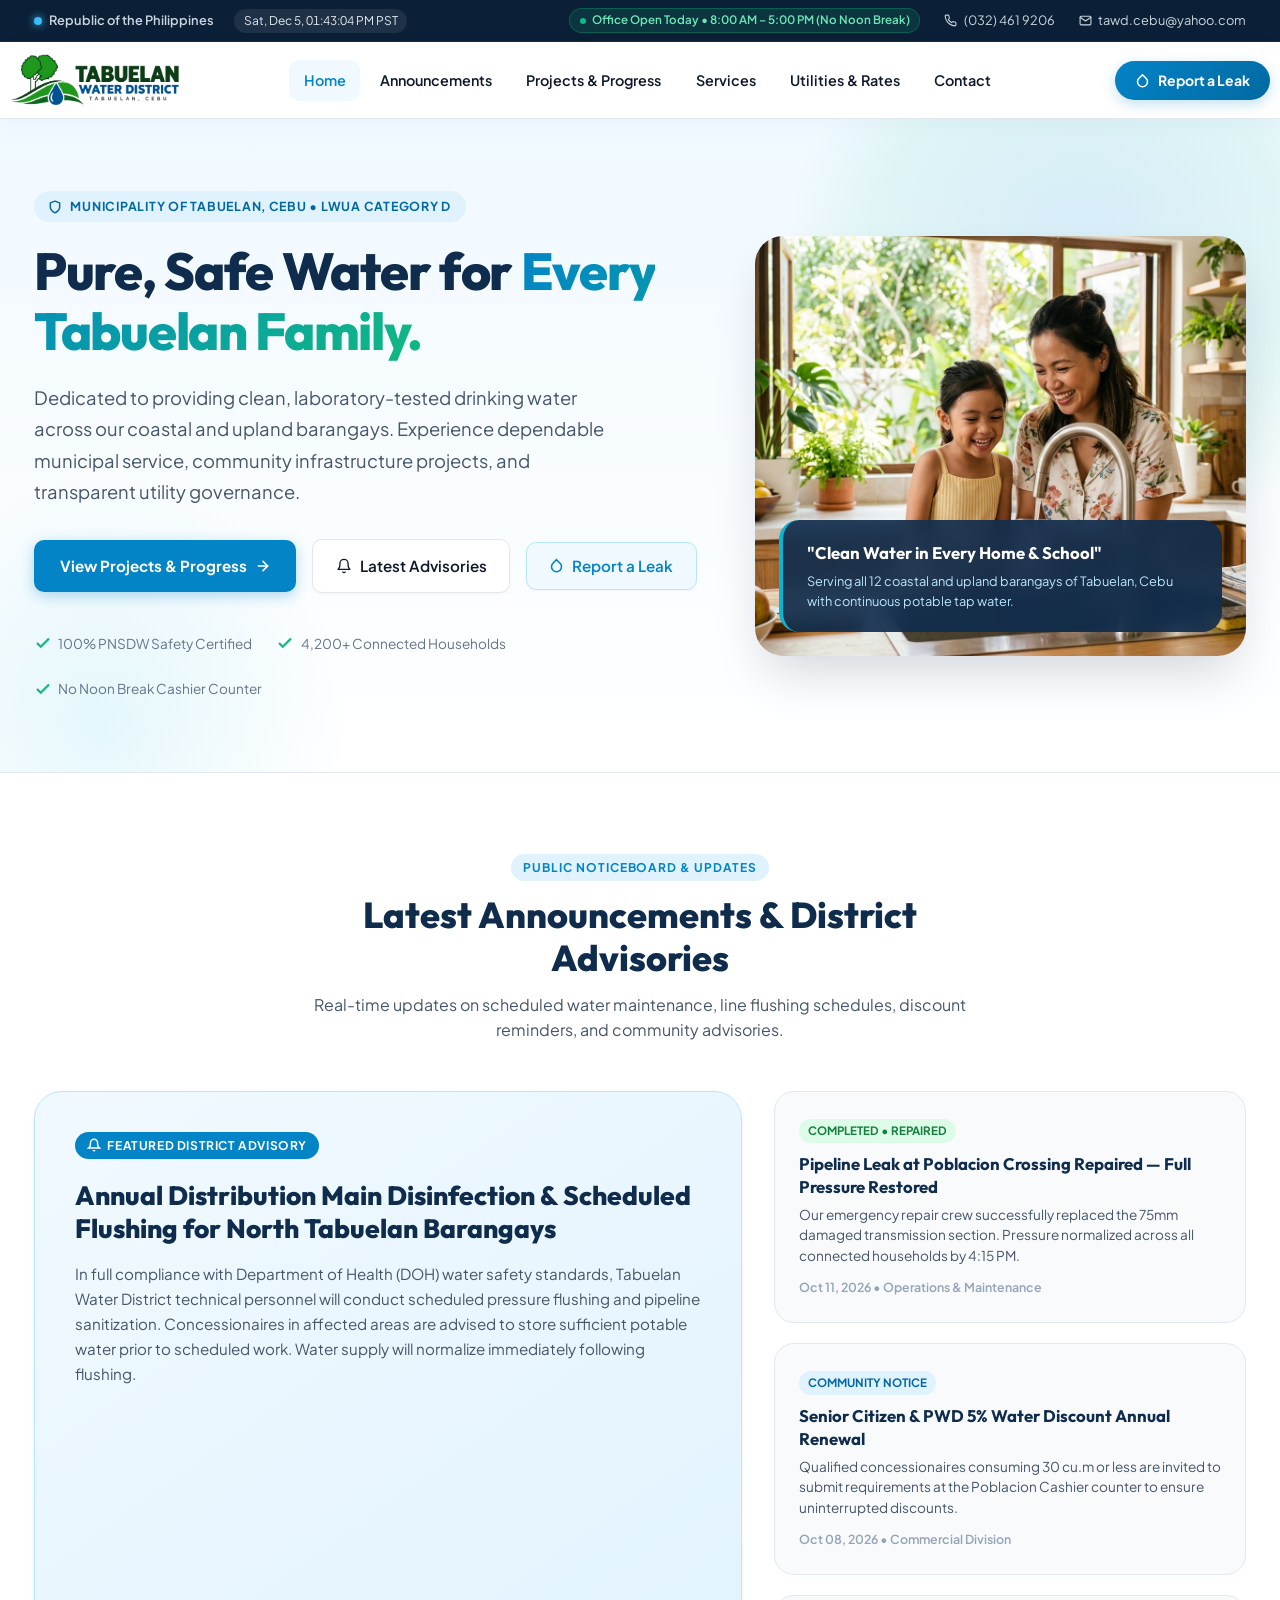
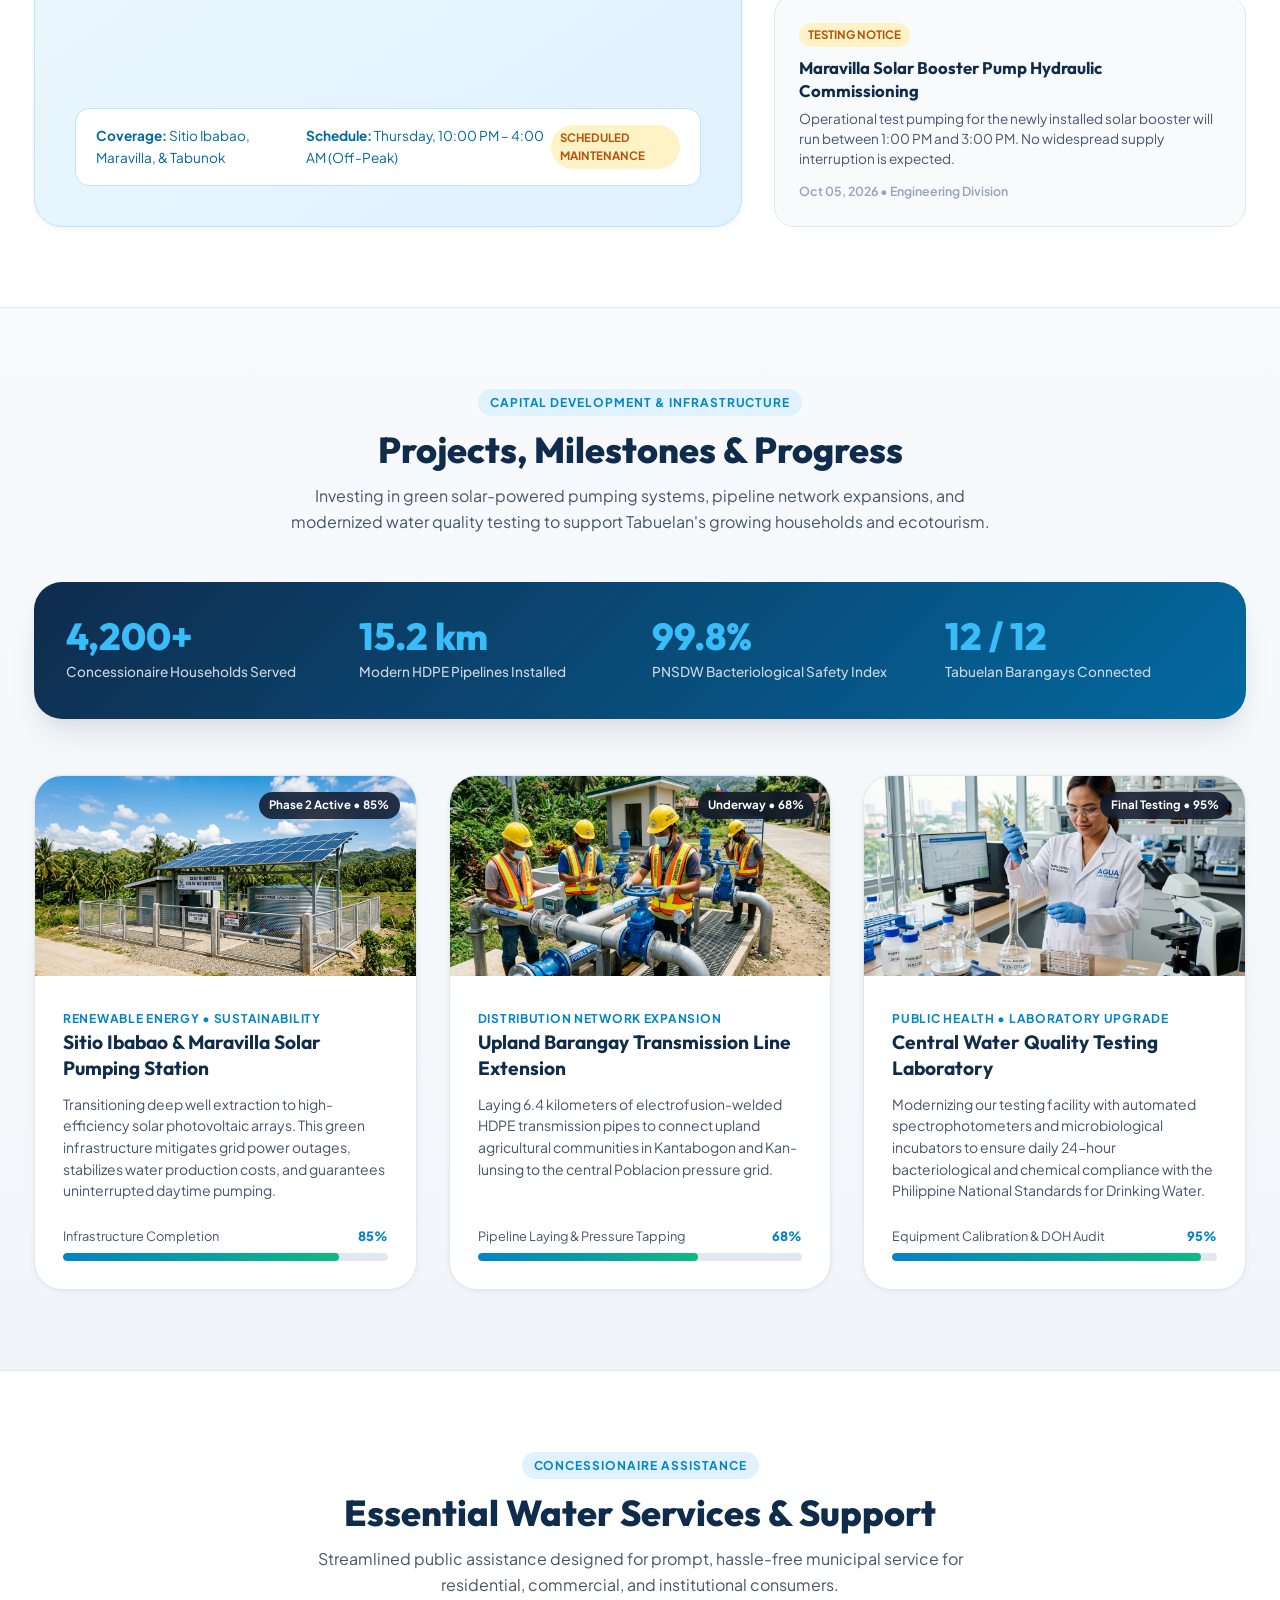
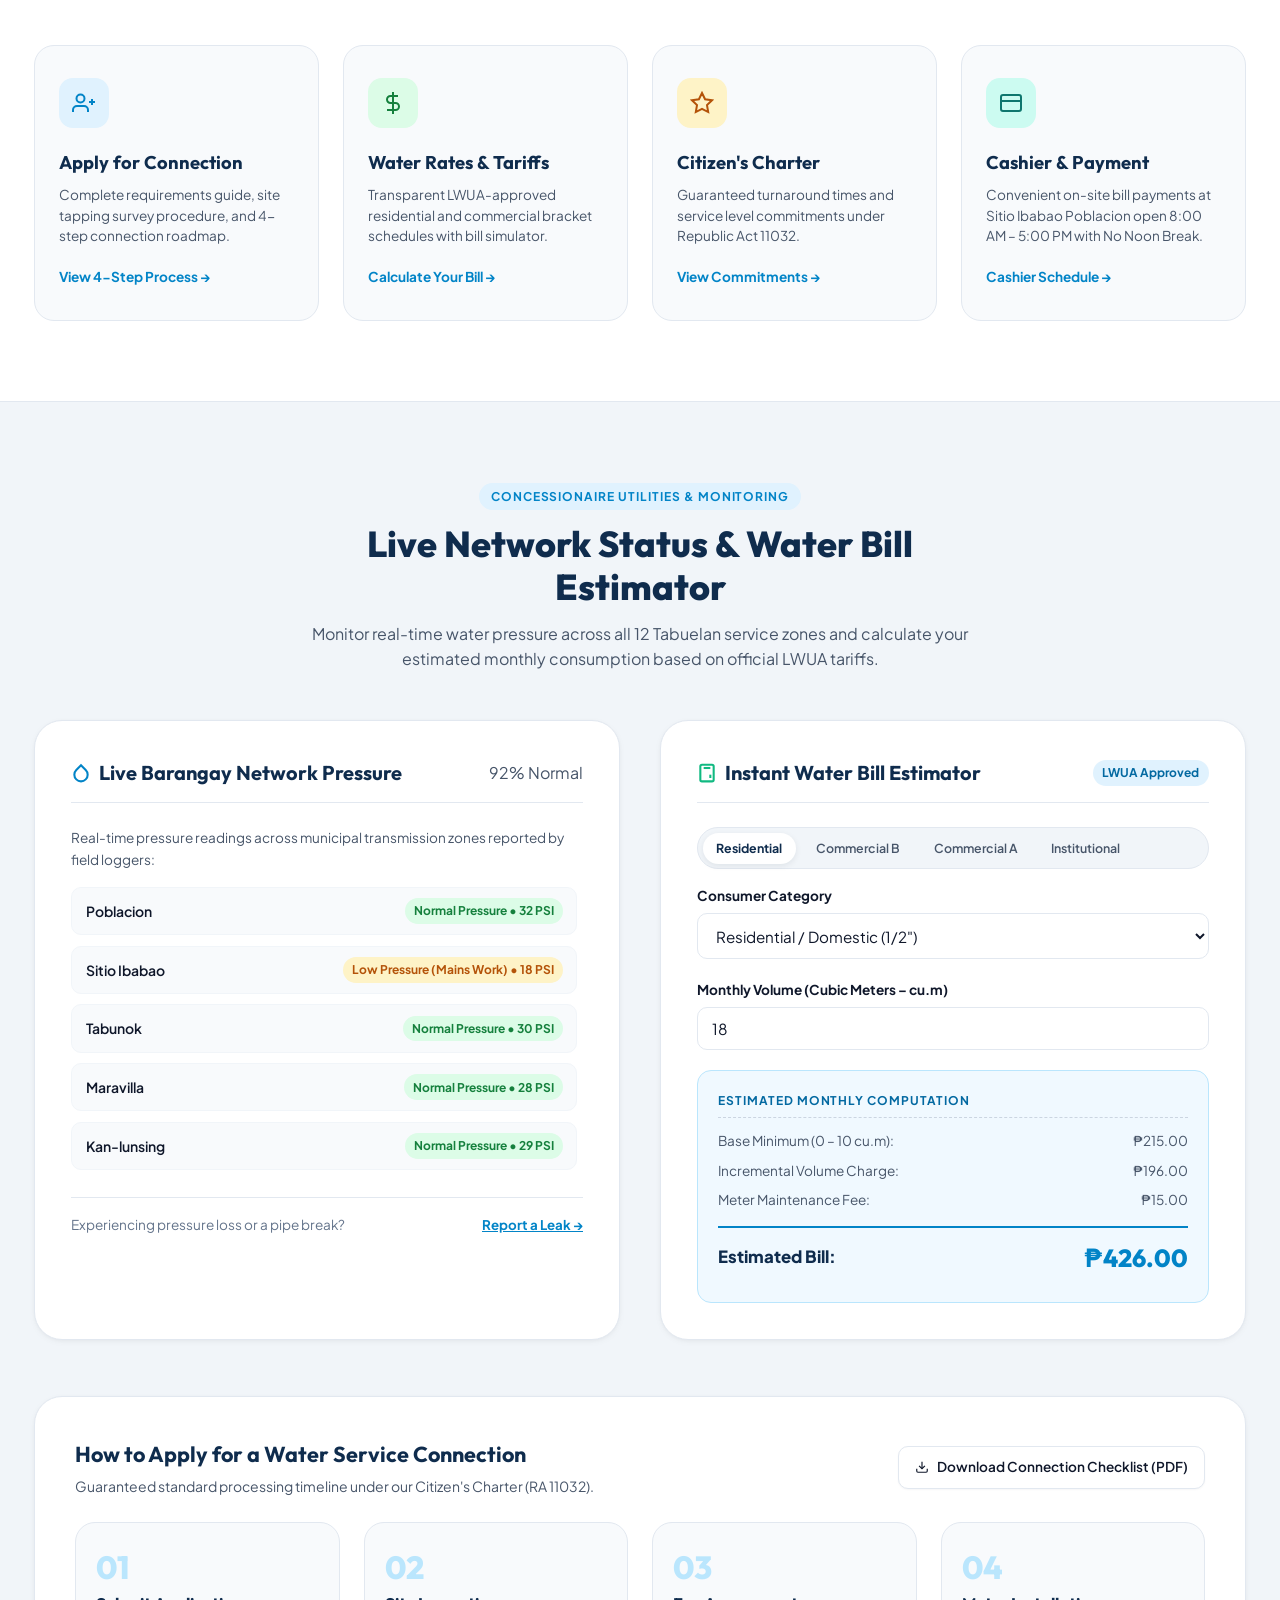
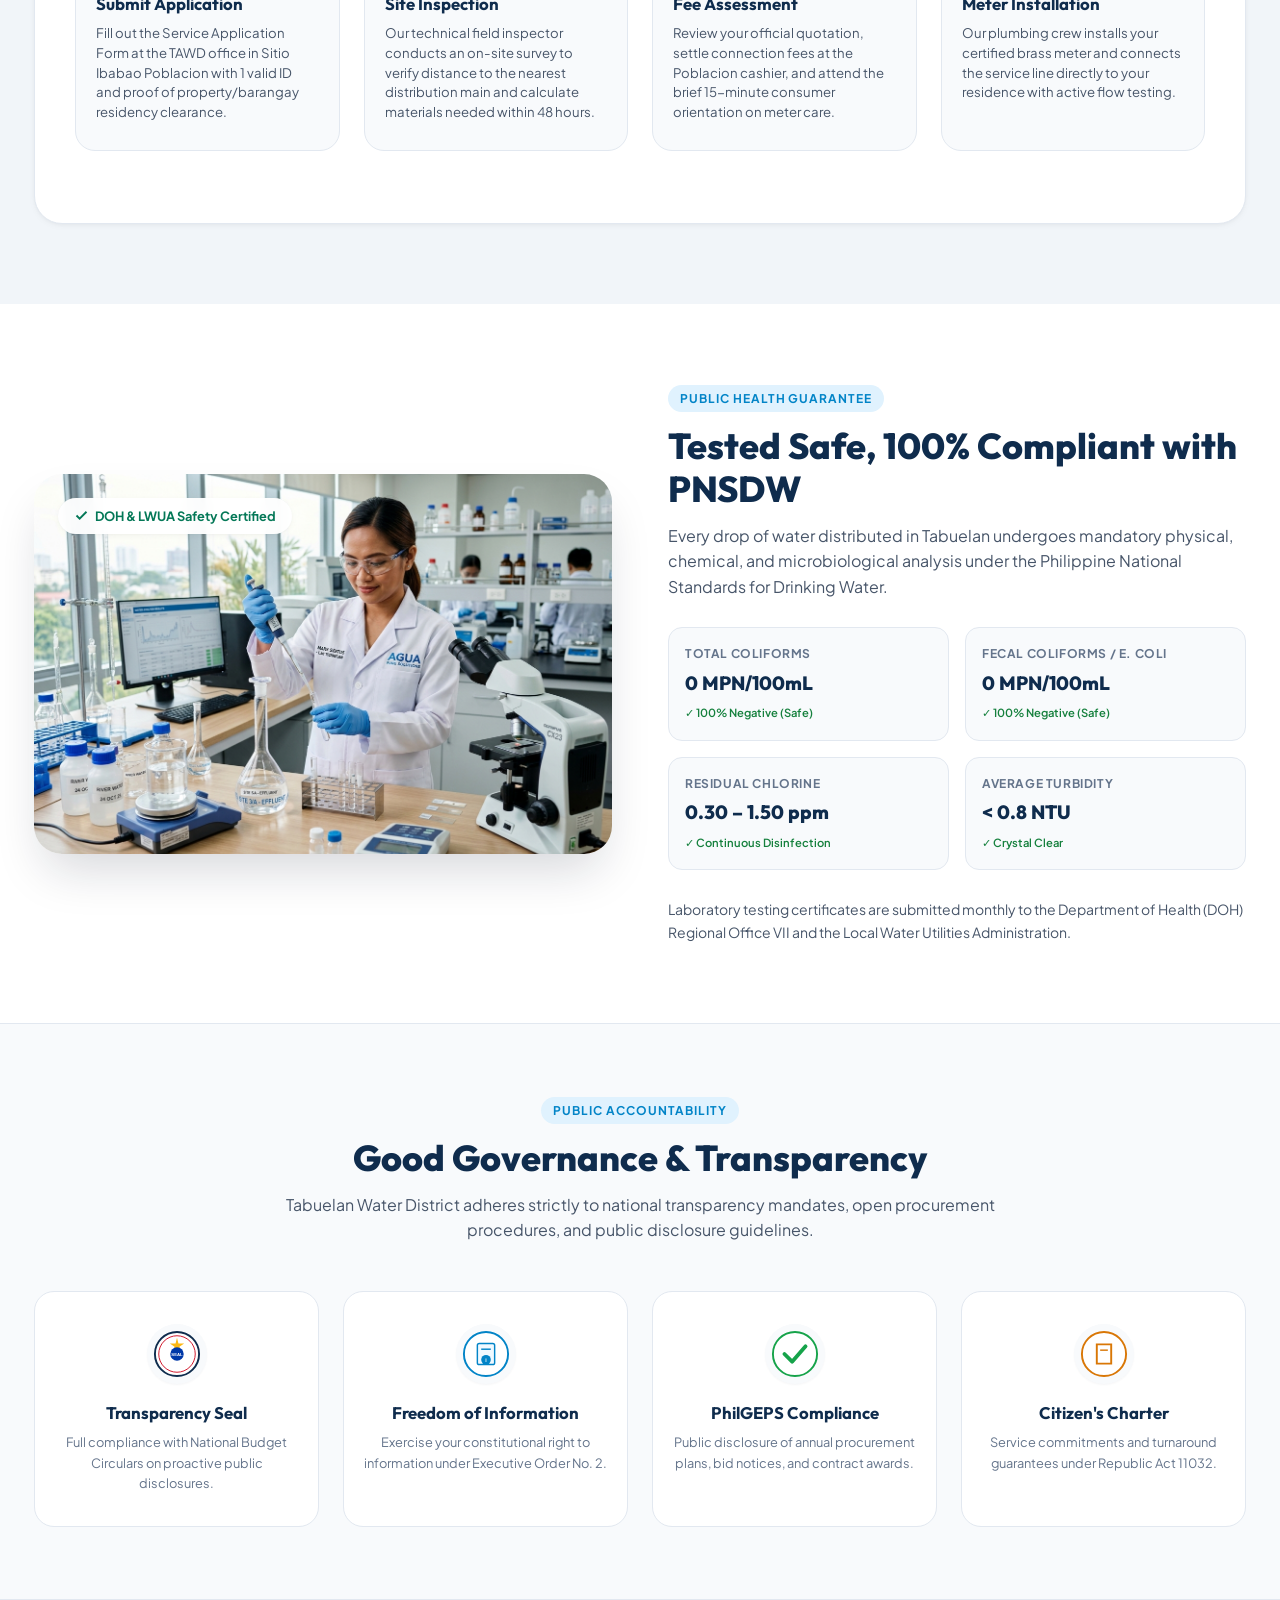
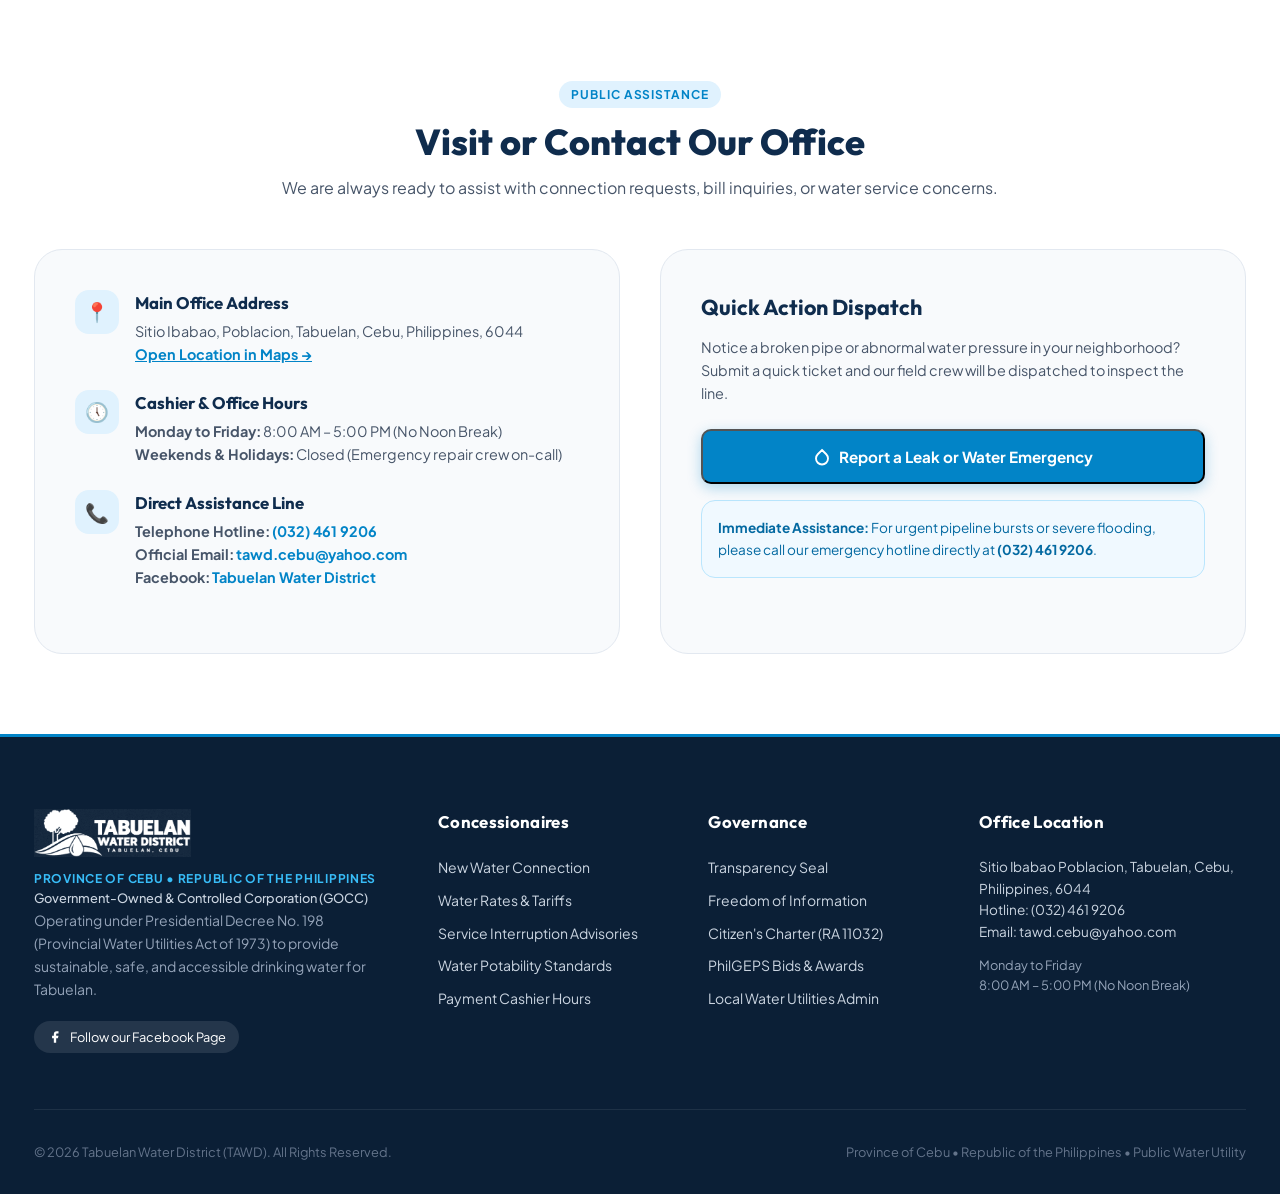
<file: concept/2/index.html>
<!DOCTYPE html>
<html lang="en">
<head>
  <meta charset="UTF-8">
  <meta name="viewport" content="width=device-width, initial-scale=1.0">
  <title>Tabuelan Water District — Official Portal | Concept 2</title>
  <meta name="description" content="Official public website for Tabuelan Water District (TAWD), Province of Cebu. Safe drinking water, announcements, infrastructure progress, water rates, and public assistance.">
  <link rel="icon" type="image/png" href="assets/logo.png">
  <link rel="stylesheet" href="style.css">
</head>
<body>

  <!-- ================= Top Government Status Bar ================= -->
  <aside class="c2-topbar" aria-label="Official Top Bar">
    <div class="container c2-topbar-inner">
      <div class="c2-topbar-left">
        <span class="ph-indicator">
          <span class="ph-flag-dot" aria-hidden="true"></span>
          Republic of the Philippines
        </span>
        <span class="pst-badge" id="c2PstClock">Loading PST...</span>
      </div>

      <div class="c2-topbar-right">
        <span class="office-status-chip">
          <span class="status-dot-pulse" aria-hidden="true"></span>
          Office Open Today &bull; 8:00 AM &ndash; 5:00 PM (No Noon Break)
        </span>
        <a href="tel:0324619206" class="topbar-contact-item" title="Emergency Water Hotline">
          <svg width="13" height="13" viewBox="0 0 24 24" fill="none" stroke="currentColor" stroke-width="2" stroke-linecap="round" stroke-linejoin="round" aria-hidden="true"><path d="M22 16.92v3a2 2 0 0 1-2.18 2 19.79 19.79 0 0 1-8.63-3.07 19.5 19.5 0 0 1-6-6 19.79 19.79 0 0 1-3.07-8.67A2 2 0 0 1 4.11 2h3a2 2 0 0 1 2 1.72 12.84 12.84 0 0 0 .7 2.81 2 2 0 0 1-.45 2.11L8.09 9.91a16 16 0 0 0 6 6l1.27-1.27a2 2 0 0 1 2.11-.45 12.84 12.84 0 0 0 2.81.7A2 2 0 0 1 22 16.92z"></path></svg>
          <span>(032) 461 9206</span>
        </a>
        <a href="mailto:tawd.cebu@yahoo.com" class="topbar-contact-item" title="Official Email">
          <svg width="13" height="13" viewBox="0 0 24 24" fill="none" stroke="currentColor" stroke-width="2" stroke-linecap="round" stroke-linejoin="round" aria-hidden="true"><path d="M4 4h16c1.1 0 2 .9 2 2v12c0 1.1-.9 2-2 2H4c-1.1 0-2-.9-2-2V6c0-1.1.9-2 2-2z"></path><polyline points="22,6 12,13 2,6"></polyline></svg>
          <span>tawd.cebu@yahoo.com</span>
        </a>
      </div>
    </div>
  </aside>

  <!-- ================= Header Navbar with Official Landscape Logo ================= -->
  <header class="c2-header" id="c2Header">
    <div class="container c2-header-inner">
      <a href="#home" class="c2-brand" title="Tabuelan Water District Home">
        <img src="assets/logo-landscape-transparent.png" alt="Tabuelan Water District" class="c2-logo-landscape" height="52">
      </a>

      <nav class="c2-nav" id="c2Nav" aria-label="Main Navigation">
        <ul class="c2-nav-list">
          <li class="c2-nav-item">
            <a href="#home" class="c2-nav-link active">Home</a>
          </li>
          <li class="c2-nav-item">
            <a href="#announcements" class="c2-nav-link">Announcements</a>
          </li>
          <li class="c2-nav-item">
            <a href="#projects" class="c2-nav-link">Projects &amp; Progress</a>
          </li>
          <li class="c2-nav-item">
            <a href="#services" class="c2-nav-link">Services</a>
          </li>
          <li class="c2-nav-item">
            <a href="#technical-center" class="c2-nav-link">Utilities &amp; Rates</a>
          </li>
          <li class="c2-nav-item">
            <a href="#contact" class="c2-nav-link">Contact</a>
          </li>
        </ul>
      </nav>

      <div class="c2-header-cta">
        <button type="button" class="btn-emergency-report open-c2-report-modal" title="Report a water leak or emergency">
          <svg width="15" height="15" viewBox="0 0 24 24" fill="none" stroke="currentColor" stroke-width="2.5" stroke-linecap="round" stroke-linejoin="round" aria-hidden="true"><path d="M12 2.69l5.66 5.66a8 8 0 1 1-11.31 0z"></path></svg>
          <span>Report a Leak</span>
        </button>
        <button type="button" class="c2-mobile-toggle" id="c2MobileToggle" aria-label="Toggle navigation">
          <svg width="22" height="22" viewBox="0 0 24 24" fill="none" stroke="currentColor" stroke-width="2" stroke-linecap="round" stroke-linejoin="round"><line x1="3" y1="12" x2="21" y2="12"></line><line x1="3" y1="6" x2="21" y2="6"></line><line x1="3" y1="18" x2="21" y2="18"></line></svg>
        </button>
      </div>
    </div>
  </header>

  <!-- ================= Welcoming Landing Hero ================= -->
  <section class="c2-welcome-hero" id="home">
    <div class="hero-gradient-orb" aria-hidden="true"></div>
    <div class="hero-gradient-orb-left" aria-hidden="true"></div>
    
    <div class="container">
      <div class="c2-welcome-grid">
        <!-- Welcoming Copy -->
        <div>
          <div class="welcome-badge">
            <svg width="14" height="14" viewBox="0 0 24 24" fill="none" stroke="currentColor" stroke-width="2.5" stroke-linecap="round" stroke-linejoin="round"><path d="M12 22s8-4 8-10V5l-8-3-8 3v7c0 6 8 10 8 10z"></path></svg>
            <span>Municipality of Tabuelan, Cebu &bull; LWUA Category D</span>
          </div>

          <h1 class="welcome-headline">
            Pure, Safe Water for <span>Every Tabuelan Family.</span>
          </h1>

          <p class="welcome-subtext">
            Dedicated to providing clean, laboratory-tested drinking water across our coastal and upland barangays. Experience dependable municipal service, community infrastructure projects, and transparent utility governance.
          </p>

          <div class="welcome-cta-group">
            <a href="#projects" class="c2-btn-primary">
              <span>View Projects &amp; Progress</span>
              <svg width="16" height="16" viewBox="0 0 24 24" fill="none" stroke="currentColor" stroke-width="2.5" stroke-linecap="round" stroke-linejoin="round"><line x1="5" y1="12" x2="19" y2="12"></line><polyline points="12 5 19 12 12 19"></polyline></svg>
            </a>
            <a href="#announcements" class="c2-btn-secondary">
              <svg width="16" height="16" viewBox="0 0 24 24" fill="none" stroke="currentColor" stroke-width="2" stroke-linecap="round" stroke-linejoin="round"><path d="M18 8A6 6 0 0 0 6 8c0 7-3 9-3 9h18s-3-2-3-9"></path><path d="M13.73 21a2 2 0 0 1-3.46 0"></path></svg>
              <span>Latest Advisories</span>
            </a>
            <button type="button" class="c2-btn-secondary open-c2-report-modal" style="border-color:#bae6fd; color:#0284c7; background:#f0f9ff;">
              <svg width="15" height="15" viewBox="0 0 24 24" fill="none" stroke="currentColor" stroke-width="2.5"><path d="M12 2.69l5.66 5.66a8 8 0 1 1-11.31 0z"></path></svg>
              <span>Report a Leak</span>
            </button>
          </div>

          <div class="welcome-trust-strip">
            <div class="trust-item">
              <svg width="18" height="18" viewBox="0 0 24 24" fill="none" stroke="currentColor" stroke-width="3"><polyline points="20 6 9 17 4 12"></polyline></svg>
              <span>100% PNSDW Safety Certified</span>
            </div>
            <div class="trust-item">
              <svg width="18" height="18" viewBox="0 0 24 24" fill="none" stroke="currentColor" stroke-width="3"><polyline points="20 6 9 17 4 12"></polyline></svg>
              <span>4,200+ Connected Households</span>
            </div>
            <div class="trust-item">
              <svg width="18" height="18" viewBox="0 0 24 24" fill="none" stroke="currentColor" stroke-width="3"><polyline points="20 6 9 17 4 12"></polyline></svg>
              <span>No Noon Break Cashier Counter</span>
            </div>
          </div>
        </div>

        <!-- Welcoming Community Photo -->
        <div>
          <div class="hero-visual-card">
            <img src="assets/family-water.jpg" alt="Tabuelan family enjoying clean drinking water">
            <div class="hero-floating-quote">
              <div class="quote-title">"Clean Water in Every Home &amp; School"</div>
              <div class="quote-sub">Serving all 12 coastal and upland barangays of Tabuelan, Cebu with continuous potable tap water.</div>
            </div>
          </div>
        </div>
      </div>
    </div>
  </section>

  <!-- ================= SECTION 1: Featured Announcements & Advisories ================= -->
  <section class="c2-announcements-section" id="announcements">
    <div class="container">
      <div class="c2-section-header">
        <span class="c2-section-tag">Public Noticeboard &amp; Updates</span>
        <h2 class="c2-section-title">Latest Announcements &amp; District Advisories</h2>
        <p class="c2-section-subtitle">
          Real-time updates on scheduled water maintenance, line flushing schedules, discount reminders, and community advisories.
        </p>
      </div>

      <div class="announcements-showcase-grid">
        <!-- Spotlight Bulletin (Large Card) -->
        <article class="spotlight-announcement-card">
          <div>
            <div class="spotlight-badge">
              <svg width="14" height="14" viewBox="0 0 24 24" fill="none" stroke="currentColor" stroke-width="2.5"><path d="M18 8A6 6 0 0 0 6 8c0 7-3 9-3 9h18s-3-2-3-9"></path><path d="M13.73 21a2 2 0 0 1-3.46 0"></path></svg>
              <span>Featured District Advisory</span>
            </div>

            <h3 class="spotlight-title">
              Annual Distribution Main Disinfection &amp; Scheduled Flushing for North Tabuelan Barangays
            </h3>

            <p class="spotlight-text">
              In full compliance with Department of Health (DOH) water safety standards, Tabuelan Water District technical personnel will conduct scheduled pressure flushing and pipeline sanitization. Concessionaires in affected areas are advised to store sufficient potable water prior to scheduled work. Water supply will normalize immediately following flushing.
            </p>
          </div>

          <div class="spotlight-meta-box">
            <div>
              <strong>Coverage:</strong> Sitio Ibabao, Maravilla, &amp; Tabunok
            </div>
            <div>
              <strong>Schedule:</strong> Thursday, 10:00 PM &ndash; 4:00 AM (Off-Peak)
            </div>
            <div>
              <span class="bulletin-badge badge-warning" style="margin:0;">Scheduled Maintenance</span>
            </div>
          </div>
        </article>

        <!-- Side Bulletin List -->
        <div class="announcements-side-list">
          <!-- Bulletin 1 -->
          <article class="bulletin-card">
            <div>
              <span class="bulletin-badge badge-success">Completed &bull; Repaired</span>
              <h4 class="bulletin-title">Pipeline Leak at Poblacion Crossing Repaired — Full Pressure Restored</h4>
              <p class="bulletin-desc">
                Our emergency repair crew successfully replaced the 75mm damaged transmission section. Pressure normalized across all connected households by 4:15 PM.
              </p>
            </div>
            <div class="bulletin-date">Oct 11, 2026 &bull; Operations &amp; Maintenance</div>
          </article>

          <!-- Bulletin 2 -->
          <article class="bulletin-card">
            <div>
              <span class="bulletin-badge badge-info">Community Notice</span>
              <h4 class="bulletin-title">Senior Citizen &amp; PWD 5% Water Discount Annual Renewal</h4>
              <p class="bulletin-desc">
                Qualified concessionaires consuming 30 cu.m or less are invited to submit requirements at the Poblacion Cashier counter to ensure uninterrupted discounts.
              </p>
            </div>
            <div class="bulletin-date">Oct 08, 2026 &bull; Commercial Division</div>
          </article>

          <!-- Bulletin 3 -->
          <article class="bulletin-card">
            <div>
              <span class="bulletin-badge badge-warning">Testing Notice</span>
              <h4 class="bulletin-title">Maravilla Solar Booster Pump Hydraulic Commissioning</h4>
              <p class="bulletin-desc">
                Operational test pumping for the newly installed solar booster will run between 1:00 PM and 3:00 PM. No widespread supply interruption is expected.
              </p>
            </div>
            <div class="bulletin-date">Oct 05, 2026 &bull; Engineering Division</div>
          </article>
        </div>
      </div>
    </div>
  </section>

  <!-- ================= SECTION 2: Projects, Milestones & Progress ================= -->
  <section class="c2-projects-section" id="projects">
    <div class="container">
      <div class="c2-section-header">
        <span class="c2-section-tag">Capital Development &amp; Infrastructure</span>
        <h2 class="c2-section-title">Projects, Milestones &amp; Progress</h2>
        <p class="c2-section-subtitle">
          Investing in green solar-powered pumping systems, pipeline network expansions, and modernized water quality testing to support Tabuelan's growing households and ecotourism.
        </p>
      </div>

      <!-- District Metrics Strip -->
      <div class="projects-stats-banner">
        <div class="pstat-item">
          <div class="pstat-num">4,200+</div>
          <div class="pstat-label">Concessionaire Households Served</div>
        </div>
        <div class="pstat-item">
          <div class="pstat-num">15.2 km</div>
          <div class="pstat-label">Modern HDPE Pipelines Installed</div>
        </div>
        <div class="pstat-item">
          <div class="pstat-num">99.8%</div>
          <div class="pstat-label">PNSDW Bacteriological Safety Index</div>
        </div>
        <div class="pstat-item">
          <div class="pstat-num">12 / 12</div>
          <div class="pstat-label">Tabuelan Barangays Connected</div>
        </div>
      </div>

      <!-- Project Cards Grid -->
      <div class="projects-grid">
        <!-- Project 1: Solar Pumping Station -->
        <article class="project-card">
          <div class="project-thumb-wrap">
            <img src="assets/solar-pump.jpg" alt="Solar-powered water pumping station" class="project-thumb">
            <span class="project-status-chip">Phase 2 Active &bull; 85%</span>
          </div>
          <div class="project-body">
            <div>
              <span class="project-category">Renewable Energy &bull; Sustainability</span>
              <h3 class="project-title">Sitio Ibabao &amp; Maravilla Solar Pumping Station</h3>
              <p class="project-desc">
                Transitioning deep well extraction to high-efficiency solar photovoltaic arrays. This green infrastructure mitigates grid power outages, stabilizes water production costs, and guarantees uninterrupted daytime pumping.
              </p>
            </div>
            <div class="progress-track-wrapper">
              <div class="progress-labels">
                <span>Infrastructure Completion</span>
                <span class="progress-percent">85%</span>
              </div>
              <div class="progress-bar-bg">
                <div class="progress-bar-fill" style="width: 85%;"></div>
              </div>
            </div>
          </div>
        </article>

        <!-- Project 2: Transmission Line Expansion -->
        <article class="project-card">
          <div class="project-thumb-wrap">
            <img src="assets/maintenance.jpg" alt="Field technicians laying water distribution lines" class="project-thumb">
            <span class="project-status-chip">Underway &bull; 68%</span>
          </div>
          <div class="project-body">
            <div>
              <span class="project-category">Distribution Network Expansion</span>
              <h3 class="project-title">Upland Barangay Transmission Line Extension</h3>
              <p class="project-desc">
                Laying 6.4 kilometers of electrofusion-welded HDPE transmission pipes to connect upland agricultural communities in Kantabogon and Kan-lunsing to the central Poblacion pressure grid.
              </p>
            </div>
            <div class="progress-track-wrapper">
              <div class="progress-labels">
                <span>Pipeline Laying &amp; Pressure Tapping</span>
                <span class="progress-percent">68%</span>
              </div>
              <div class="progress-bar-bg">
                <div class="progress-bar-fill" style="width: 68%;"></div>
              </div>
            </div>
          </div>
        </article>

        <!-- Project 3: Water Lab Modernization -->
        <article class="project-card">
          <div class="project-thumb-wrap">
            <img src="assets/water-lab.jpg" alt="DOH water testing laboratory equipment" class="project-thumb">
            <span class="project-status-chip">Final Testing &bull; 95%</span>
          </div>
          <div class="project-body">
            <div>
              <span class="project-category">Public Health &bull; Laboratory Upgrade</span>
              <h3 class="project-title">Central Water Quality Testing Laboratory</h3>
              <p class="project-desc">
                Modernizing our testing facility with automated spectrophotometers and microbiological incubators to ensure daily 24-hour bacteriological and chemical compliance with the Philippine National Standards for Drinking Water.
              </p>
            </div>
            <div class="progress-track-wrapper">
              <div class="progress-labels">
                <span>Equipment Calibration &amp; DOH Audit</span>
                <span class="progress-percent">95%</span>
              </div>
              <div class="progress-bar-bg">
                <div class="progress-bar-fill" style="width: 95%;"></div>
              </div>
            </div>
          </div>
        </article>
      </div>
    </div>
  </section>

  <!-- ================= SECTION 3: Concessionaire Services / Quick Access ================= -->
  <section class="c2-services-section" id="services">
    <div class="container">
      <div class="c2-section-header">
        <span class="c2-section-tag">Concessionaire Assistance</span>
        <h2 class="c2-section-title">Essential Water Services &amp; Support</h2>
        <p class="c2-section-subtitle">
          Streamlined public assistance designed for prompt, hassle-free municipal service for residential, commercial, and institutional consumers.
        </p>
      </div>

      <div class="service-shortcuts-grid">
        <!-- Service 1 -->
        <div class="service-box">
          <div>
            <div class="service-icon-bubble" style="background:#e0f2fe; color:#0284c7;">
              <svg width="24" height="24" viewBox="0 0 24 24" fill="none" stroke="currentColor" stroke-width="2"><path d="M16 21v-2a4 4 0 0 0-4-4H5a4 4 0 0 0-4 4v2"></path><circle cx="8.5" cy="7.5" r="4"></circle><line x1="20" y1="8" x2="20" y2="14"></line><line x1="23" y1="11" x2="17" y2="11"></line></svg>
            </div>
            <h3 class="service-title">Apply for Connection</h3>
            <p class="service-desc">Complete requirements guide, site tapping survey procedure, and 4-step connection roadmap.</p>
          </div>
          <a href="#technical-center" class="service-link">View 4-Step Process &rarr;</a>
        </div>

        <!-- Service 2 -->
        <div class="service-box">
          <div>
            <div class="service-icon-bubble" style="background:#dcfce7; color:#15803d;">
              <svg width="24" height="24" viewBox="0 0 24 24" fill="none" stroke="currentColor" stroke-width="2"><line x1="12" y1="1" x2="12" y2="23"></line><path d="M17 5H9.5a3.5 3.5 0 0 0 0 7h5a3.5 3.5 0 0 1 0 7H6"></path></svg>
            </div>
            <h3 class="service-title">Water Rates &amp; Tariffs</h3>
            <p class="service-desc">Transparent LWUA-approved residential and commercial bracket schedules with bill simulator.</p>
          </div>
          <a href="#technical-center" class="service-link">Calculate Your Bill &rarr;</a>
        </div>

        <!-- Service 3 -->
        <div class="service-box">
          <div>
            <div class="service-icon-bubble" style="background:#fef3c7; color:#b45309;">
              <svg width="24" height="24" viewBox="0 0 24 24" fill="none" stroke="currentColor" stroke-width="2"><polygon points="12 2 15.09 8.26 22 9.27 17 14.14 18.18 21.02 12 17.77 5.82 21.02 7 14.14 2 9.27 8.91 8.26 12 2"></polygon></svg>
            </div>
            <h3 class="service-title">Citizen's Charter</h3>
            <p class="service-desc">Guaranteed turnaround times and service level commitments under Republic Act 11032.</p>
          </div>
          <a href="#transparency" class="service-link">View Commitments &rarr;</a>
        </div>

        <!-- Service 4 -->
        <div class="service-box">
          <div>
            <div class="service-icon-bubble" style="background:#ccfbf1; color:#0f766e;">
              <svg width="24" height="24" viewBox="0 0 24 24" fill="none" stroke="currentColor" stroke-width="2"><rect x="2" y="4" width="20" height="16" rx="2"></rect><line x1="2" y1="10" x2="22" y2="10"></line></svg>
            </div>
            <h3 class="service-title">Cashier &amp; Payment</h3>
            <p class="service-desc">Convenient on-site bill payments at Sitio Ibabao Poblacion open 8:00 AM – 5:00 PM with No Noon Break.</p>
          </div>
          <a href="#contact" class="service-link">Cashier Schedule &rarr;</a>
        </div>
      </div>
    </div>
  </section>

  <!-- ================= SECTION 4: Technical & Utility Center (Placed at the Bottom!) ================= -->
  <section class="c2-technical-section" id="technical-center">
    <div class="container">
      <div class="c2-section-header">
        <span class="c2-section-tag">Concessionaire Utilities &amp; Monitoring</span>
        <h2 class="c2-section-title">Live Network Status &amp; Water Bill Estimator</h2>
        <p class="c2-section-subtitle">
          Monitor real-time water pressure across all 12 Tabuelan service zones and calculate your estimated monthly consumption based on official LWUA tariffs.
        </p>
      </div>

      <!-- Split Layout: Network Status on Left, Calculator on Right -->
      <div class="technical-split-layout">
        <!-- Panel 1: Live Barangay Network Pressure -->
        <div class="tech-panel">
          <div class="tech-panel-header">
            <h3 class="tech-panel-title">
              <svg width="20" height="20" viewBox="0 0 24 24" fill="none" stroke="#0284c7" stroke-width="2.5"><path d="M12 2.69l5.66 5.66a8 8 0 1 1-11.31 0z"></path></svg>
              <span>Live Barangay Network Pressure</span>
            </h3>
            <span class="network-pulse-chip">
              <span class="status-dot-pulse" style="background:#059669;" aria-hidden="true"></span>
              92% Normal
            </span>
          </div>

          <p style="font-size:0.85rem; color:var(--text-secondary); margin-bottom:1rem;">
            Real-time pressure readings across municipal transmission zones reported by field loggers:
          </p>

          <div class="barangay-status-list" id="barangayStatusList">
            <!-- Dynamically populated by app.js -->
          </div>

          <div style="margin-top:1.25rem; padding-top:1rem; border-top:1px solid var(--surface-border); display:flex; justify-content:space-between; align-items:center; font-size:0.85rem;">
            <span style="color:var(--text-muted);">Experiencing pressure loss or a pipe break?</span>
            <button type="button" class="open-c2-report-modal" style="background:none; border:none; color:var(--brand-ocean); font-weight:700; cursor:pointer; text-decoration:underline;">
              Report a Leak &rarr;
            </button>
          </div>
        </div>

        <!-- Panel 2: Interactive Rates Calculator -->
        <div class="tech-panel">
          <div class="tech-panel-header">
            <h3 class="tech-panel-title">
              <svg width="20" height="20" viewBox="0 0 24 24" fill="none" stroke="#10b981" stroke-width="2.5"><rect x="4" y="2" width="16" height="20" rx="2"></rect><line x1="8" y1="6" x2="16" y2="6"></line><line x1="16" y1="14" x2="16" y2="18"></line><path d="M16 10h.01"></path><path d="M12 10h.01"></path><path d="M8 10h.01"></path><path d="M12 14h.01"></path><path d="M8 14h.01"></path><path d="M12 18h.01"></path><path d="M8 18h.01"></path></svg>
              <span>Instant Water Bill Estimator</span>
            </h3>
            <span style="font-size:0.75rem; font-weight:700; color:#0369a1; background:#e0f2fe; padding:0.2rem 0.6rem; border-radius:var(--radius-pill);">
              LWUA Approved
            </span>
          </div>

          <!-- Category Selector Tabs -->
          <div class="rates-pill-tabs" style="margin-bottom:1rem;">
            <button type="button" class="rates-pill-btn active" data-category="residential">Residential</button>
            <button type="button" class="rates-pill-btn" data-category="commercial_b">Commercial B</button>
            <button type="button" class="rates-pill-btn" data-category="commercial_a">Commercial A</button>
            <button type="button" class="rates-pill-btn" data-category="institutional">Institutional</button>
          </div>

          <!-- Calculator Input Form -->
          <div class="c2-field-group">
            <label for="c2CalcCategory" class="c2-label">Consumer Category</label>
            <select id="c2CalcCategory" class="c2-select">
              <option value="residential">Residential / Domestic (1/2")</option>
              <option value="commercial_b">Commercial B (Sari-Sari Store / Small)</option>
              <option value="commercial_a">Commercial A (Hotels, Resorts, Eateries)</option>
              <option value="institutional">Government &amp; Institutional</option>
            </select>
          </div>

          <div class="c2-field-group">
            <label for="c2CalcVolume" class="c2-label">Monthly Volume (Cubic Meters &ndash; cu.m)</label>
            <input type="number" id="c2CalcVolume" class="c2-input" value="18" min="0" max="250">
          </div>

          <!-- Computed Receipt Card -->
          <div class="c2-receipt-card">
            <div class="c2-receipt-header">Estimated Monthly Computation</div>
            <div class="c2-receipt-row">
              <span>Base Minimum (0 &ndash; 10 cu.m):</span>
              <span id="c2BaseCharge">₱215.00</span>
            </div>
            <div class="c2-receipt-row">
              <span>Incremental Volume Charge:</span>
              <span id="c2ExcessCharge">₱196.00</span>
            </div>
            <div class="c2-receipt-row">
              <span>Meter Maintenance Fee:</span>
              <span id="c2MaintFee">₱15.00</span>
            </div>
            <div class="c2-receipt-row c2-receipt-total">
              <span>Estimated Bill:</span>
              <span class="c2-total-price" id="c2TotalBill">₱426.00</span>
            </div>
          </div>
        </div>
      </div>

      <!-- 4-Stage Connection Stepper Box -->
      <div class="tech-stepper-box">
        <div style="display:flex; justify-content:space-between; align-items:center; flex-wrap:wrap; gap:1rem; margin-bottom:1.5rem;">
          <div>
            <h3 style="font-family:var(--font-display); font-size:1.35rem; font-weight:700; color:var(--brand-deep); margin-bottom:0.25rem;">
              How to Apply for a Water Service Connection
            </h3>
            <p style="font-size:0.875rem; color:var(--text-secondary);">
              Guaranteed standard processing timeline under our Citizen's Charter (RA 11032).
            </p>
          </div>
          <a href="#contact" class="c2-btn-secondary" style="font-size:0.85rem; padding:0.6rem 1rem;">
            <svg width="14" height="14" viewBox="0 0 24 24" fill="none" stroke="currentColor" stroke-width="2"><path d="M21 15v4a2 2 0 0 1-2 2H5a2 2 0 0 1-2-2v-4"></path><polyline points="7 10 12 15 17 10"></polyline><line x1="12" y1="15" x2="12" y2="3"></line></svg>
            <span>Download Connection Checklist (PDF)</span>
          </a>
        </div>

        <div class="c2-stepper-wrapper">
          <div class="c2-step-card">
            <div class="c2-step-num">01</div>
            <h4 class="c2-step-title">Submit Application</h4>
            <p class="c2-step-text">
              Fill out the Service Application Form at the TAWD office in Sitio Ibabao Poblacion with 1 valid ID and proof of property/barangay residency clearance.
            </p>
          </div>

          <div class="c2-step-card">
            <div class="c2-step-num">02</div>
            <h4 class="c2-step-title">Site Inspection</h4>
            <p class="c2-step-text">
              Our technical field inspector conducts an on-site survey to verify distance to the nearest distribution main and calculate materials needed within 48 hours.
            </p>
          </div>

          <div class="c2-step-card">
            <div class="c2-step-num">03</div>
            <h4 class="c2-step-title">Fee Assessment</h4>
            <p class="c2-step-text">
              Review your official quotation, settle connection fees at the Poblacion cashier, and attend the brief 15-minute consumer orientation on meter care.
            </p>
          </div>

          <div class="c2-step-card">
            <div class="c2-step-num">04</div>
            <h4 class="c2-step-title">Meter Installation</h4>
            <p class="c2-step-text">
              Our plumbing crew installs your certified brass meter and connects the service line directly to your residence with active flow testing.
            </p>
          </div>
        </div>
      </div>
    </div>
  </section>

  <!-- ================= SECTION 5: Water Quality & Safety Guarantee ================= -->
  <section class="c2-quality-section" id="quality">
    <div class="container">
      <div class="c2-quality-grid">
        <div class="c2-quality-visual">
          <img src="assets/water-lab.jpg" alt="DOH Certified Water Quality Laboratory">
          <div class="quality-floating-chip">
            <svg width="15" height="15" viewBox="0 0 24 24" fill="none" stroke="currentColor" stroke-width="3"><polyline points="20 6 9 17 4 12"></polyline></svg>
            <span>DOH &amp; LWUA Safety Certified</span>
          </div>
        </div>

        <div>
          <span class="c2-section-tag">Public Health Guarantee</span>
          <h2 class="c2-section-title">Tested Safe, 100% Compliant with PNSDW</h2>
          <p class="c2-section-subtitle">
            Every drop of water distributed in Tabuelan undergoes mandatory physical, chemical, and microbiological analysis under the Philippine National Standards for Drinking Water.
          </p>

          <div class="quality-parameters-list">
            <div class="param-card">
              <div class="param-name">Total Coliforms</div>
              <div class="param-value">0 MPN/100mL</div>
              <span class="param-badge">&#10003; 100% Negative (Safe)</span>
            </div>
            <div class="param-card">
              <div class="param-name">Fecal Coliforms / E. Coli</div>
              <div class="param-value">0 MPN/100mL</div>
              <span class="param-badge">&#10003; 100% Negative (Safe)</span>
            </div>
            <div class="param-card">
              <div class="param-name">Residual Chlorine</div>
              <div class="param-value">0.30 &ndash; 1.50 ppm</div>
              <span class="param-badge">&#10003; Continuous Disinfection</span>
            </div>
            <div class="param-card">
              <div class="param-name">Average Turbidity</div>
              <div class="param-value">&lt; 0.8 NTU</div>
              <span class="param-badge">&#10003; Crystal Clear</span>
            </div>
          </div>

          <p style="font-size:0.875rem; color:var(--text-secondary);">
            Laboratory testing certificates are submitted monthly to the Department of Health (DOH) Regional Office VII and the Local Water Utilities Administration.
          </p>
        </div>
      </div>
    </div>
  </section>

  <!-- ================= SECTION 6: Philippine Transparency Seals ================= -->
  <section class="c2-transparency-section" id="transparency">
    <div class="container">
      <div class="c2-section-header">
        <span class="c2-section-tag">Public Accountability</span>
        <h2 class="c2-section-title">Good Governance &amp; Transparency</h2>
        <p class="c2-section-subtitle">
          Tabuelan Water District adheres strictly to national transparency mandates, open procurement procedures, and public disclosure guidelines.
        </p>
      </div>

      <div class="c2-gov-seals-row">
        <div class="c2-seal-card">
          <div class="c2-seal-icon-wrap">
            <svg viewBox="0 0 100 100" fill="none" style="width:100%; height:100%;">
              <circle cx="50" cy="50" r="46" stroke="#0f2c4d" stroke-width="4" fill="#fff"/>
              <circle cx="50" cy="50" r="38" stroke="#ce1126" stroke-width="2"/>
              <path d="M50 16L53 28H65L55 35L59 47L50 40L41 47L45 35L35 28H47L50 16Z" fill="#fdb813"/>
              <circle cx="50" cy="50" r="14" fill="#0038a8"/>
              <text x="50" y="54" text-anchor="middle" fill="#fff" font-size="9" font-family="sans-serif" font-weight="bold">SEAL</text>
            </svg>
          </div>
          <h4 class="c2-seal-name">Transparency Seal</h4>
          <p class="c2-seal-detail">Full compliance with National Budget Circulars on proactive public disclosures.</p>
        </div>

        <div class="c2-seal-card">
          <div class="c2-seal-icon-wrap">
            <svg viewBox="0 0 100 100" fill="none" style="width:100%; height:100%;">
              <circle cx="50" cy="50" r="46" stroke="#0284c7" stroke-width="4" fill="#fff"/>
              <rect x="32" y="28" width="36" height="44" rx="4" fill="#f0f9ff" stroke="#0284c7" stroke-width="3"/>
              <line x1="40" y1="40" x2="60" y2="40" stroke="#0284c7" stroke-width="3"/>
              <circle cx="50" cy="62" r="10" fill="#0284c7"/>
              <text x="50" y="66" text-anchor="middle" fill="#fff" font-size="11" font-family="sans-serif" font-weight="bold">i</text>
            </svg>
          </div>
          <h4 class="c2-seal-name">Freedom of Information</h4>
          <p class="c2-seal-detail">Exercise your constitutional right to information under Executive Order No. 2.</p>
        </div>

        <div class="c2-seal-card">
          <div class="c2-seal-icon-wrap">
            <svg viewBox="0 0 100 100" fill="none" style="width:100%; height:100%;">
              <circle cx="50" cy="50" r="46" stroke="#16a34a" stroke-width="4" fill="#fff"/>
              <path d="M28 50L44 66L72 34" stroke="#16a34a" stroke-width="8" stroke-linecap="round" stroke-linejoin="round"/>
            </svg>
          </div>
          <h4 class="c2-seal-name">PhilGEPS Compliance</h4>
          <p class="c2-seal-detail">Public disclosure of annual procurement plans, bid notices, and contract awards.</p>
        </div>

        <div class="c2-seal-card">
          <div class="c2-seal-icon-wrap">
            <svg viewBox="0 0 100 100" fill="none" style="width:100%; height:100%;">
              <circle cx="50" cy="50" r="46" stroke="#d97706" stroke-width="4" fill="#fff"/>
              <path d="M35 30h30v40H35z" stroke="#d97706" stroke-width="4"/>
              <line x1="42" y1="42" x2="58" y2="42" stroke="#d97706" stroke-width="3"/>
            </svg>
          </div>
          <h4 class="c2-seal-name">Citizen's Charter</h4>
          <p class="c2-seal-detail">Service commitments and turnaround guarantees under Republic Act 11032.</p>
        </div>
      </div>
    </div>
  </section>

  <!-- ================= SECTION 7: Contact & Office Location ================= -->
  <section class="c2-contact-section" id="contact">
    <div class="container">
      <div class="c2-section-header">
        <span class="c2-section-tag">Public Assistance</span>
        <h2 class="c2-section-title">Visit or Contact Our Office</h2>
        <p class="c2-section-subtitle">We are always ready to assist with connection requests, bill inquiries, or water service concerns.</p>
      </div>

      <div class="c2-contact-grid">
        <div class="contact-info-card">
          <div class="contact-detail-row">
            <div class="contact-icon-bubble">&#128205;</div>
            <div class="contact-text">
              <h5>Main Office Address</h5>
              <p>
                Sitio Ibabao, Poblacion, Tabuelan, Cebu, Philippines, 6044<br>
                <a href="https://www.bing.com/maps/default.aspx?v=2&pc=FACEBK&mid=8100&where1=10.82292%2C%20123.87441&FORM=FBKPL1&name=Sitio%20Ibabao%20Poblacion%20Tabuelan%20Cebu%2C%20Tabuelan%2C%20Philippines%2C%206044&mkt=en-US" target="_blank" rel="noopener noreferrer" style="color:var(--brand-ocean); font-weight:700; text-decoration:underline;">
                  Open Location in Maps &rarr;
                </a>
              </p>
            </div>
          </div>

          <div class="contact-detail-row">
            <div class="contact-icon-bubble">&#128340;</div>
            <div class="contact-text">
              <h5>Cashier &amp; Office Hours</h5>
              <p>
                <strong>Monday to Friday:</strong> 8:00 AM &ndash; 5:00 PM (No Noon Break)<br>
                <strong>Weekends &amp; Holidays:</strong> Closed (Emergency repair crew on-call)
              </p>
            </div>
          </div>

          <div class="contact-detail-row">
            <div class="contact-icon-bubble">&#128222;</div>
            <div class="contact-text">
              <h5>Direct Assistance Line</h5>
              <p>
                <strong>Telephone Hotline:</strong> <a href="tel:0324619206" style="color:var(--brand-ocean); font-weight:700;">(032) 461 9206</a><br>
                <strong>Official Email:</strong> <a href="mailto:tawd.cebu@yahoo.com" style="color:var(--brand-ocean); font-weight:700;">tawd.cebu@yahoo.com</a><br>
                <strong>Facebook:</strong> <a href="https://www.facebook.com/p/Tabuelan-Water-District-100063686925638/" target="_blank" rel="noopener noreferrer" style="color:var(--brand-ocean); font-weight:700;">Tabuelan Water District</a>
              </p>
            </div>
          </div>
        </div>

        <div class="contact-action-card">
          <h4 style="font-family:var(--font-display); font-size:1.35rem; color:var(--brand-deep); margin-bottom:0.75rem;">
            Quick Action Dispatch
          </h4>
          <p style="font-size:0.9rem; color:var(--text-secondary); margin-bottom:1.5rem;">
            Notice a broken pipe or abnormal water pressure in your neighborhood? Submit a quick ticket and our field crew will be dispatched to inspect the line.
          </p>

          <button type="button" class="c2-btn-primary open-c2-report-modal" style="width:100%; justify-content:center; padding:1rem; margin-bottom:1rem;">
            <svg width="18" height="18" viewBox="0 0 24 24" fill="none" stroke="currentColor" stroke-width="2.5"><path d="M12 2.69l5.66 5.66a8 8 0 1 1-11.31 0z"></path></svg>
            <span>Report a Leak or Water Emergency</span>
          </button>

          <div style="background:#f0f9ff; border:1px solid #bae6fd; border-radius:var(--radius-md); padding:1rem; font-size:0.85rem; color:#0369a1;">
            <strong>Immediate Assistance:</strong> For urgent pipeline bursts or severe flooding, please call our emergency hotline directly at <strong>(032) 461 9206</strong>.
          </div>
        </div>
      </div>
    </div>
  </section>

  <!-- ================= Civic Institutional Footer ================= -->
  <footer class="c2-footer">
    <div class="container">
      <div class="c2-footer-top">
        <div>
          <div class="c2-footer-logo-block">
            <img src="assets/logo-landscape-transparent.png" alt="Tabuelan Water District" style="height:48px; filter:brightness(0) invert(1); margin-bottom:0.75rem;">
            <div style="font-size:0.75rem; text-transform:uppercase; letter-spacing:0.06em; font-weight:700; color:#38bdf8;">
              Province of Cebu &bull; Republic of the Philippines
            </div>
            <div style="font-size:0.8rem; color:#cbd5e1; font-weight:500;">
              Government-Owned &amp; Controlled Corporation (GOCC)
            </div>
          </div>
          <p class="footer-bio-text">
            Operating under Presidential Decree No. 198 (Provincial Water Utilities Act of 1973) to provide sustainable, safe, and accessible drinking water for Tabuelan.
          </p>
          <a href="https://www.facebook.com/p/Tabuelan-Water-District-100063686925638/" target="_blank" rel="noopener noreferrer" style="display:inline-flex; align-items:center; gap:0.5rem; background:rgba(255,255,255,0.1); padding:0.35rem 0.85rem; border-radius:var(--radius-pill); color:#fff; font-size:0.8rem;">
            <svg width="14" height="14" viewBox="0 0 24 24" fill="currentColor"><path d="M18 2h-3a5 5 0 0 0-5 5v3H7v4h3v8h4v-8h3l1-4h-4V7a1 1 0 0 1 1-1h3z"></path></svg>
            <span>Follow our Facebook Page</span>
          </a>
        </div>

        <div class="c2-footer-col">
          <h5>Concessionaires</h5>
          <ul class="c2-footer-links">
            <li><a href="#technical-center">New Water Connection</a></li>
            <li><a href="#technical-center">Water Rates &amp; Tariffs</a></li>
            <li><a href="#announcements">Service Interruption Advisories</a></li>
            <li><a href="#quality">Water Potability Standards</a></li>
            <li><a href="#contact">Payment Cashier Hours</a></li>
          </ul>
        </div>

        <div class="c2-footer-col">
          <h5>Governance</h5>
          <ul class="c2-footer-links">
            <li><a href="#transparency">Transparency Seal</a></li>
            <li><a href="#transparency">Freedom of Information</a></li>
            <li><a href="#transparency">Citizen's Charter (RA 11032)</a></li>
            <li><a href="#transparency">PhilGEPS Bids &amp; Awards</a></li>
            <li><a href="https://lwua.gov.ph" target="_blank" rel="noopener noreferrer">Local Water Utilities Admin</a></li>
          </ul>
        </div>

        <div class="c2-footer-col">
          <h5>Office Location</h5>
          <p style="font-size:0.85rem; line-height:1.6; color:#cbd5e1; margin-bottom:0.75rem;">
            Sitio Ibabao Poblacion, Tabuelan, Cebu, Philippines, 6044<br>
            Hotline: (032) 461 9206<br>
            Email: tawd.cebu@yahoo.com
          </p>
          <p style="font-size:0.8rem; color:#94a3b8;">
            Monday to Friday<br>8:00 AM &ndash; 5:00 PM (No Noon Break)
          </p>
        </div>
      </div>

      <div class="c2-footer-bottom">
        <div>
          &copy; 2026 Tabuelan Water District (TAWD). All Rights Reserved.
        </div>
        <div>
          Province of Cebu &bull; Republic of the Philippines &bull; Public Water Utility
        </div>
      </div>
    </div>
  </footer>

  <!-- ================= Report a Leak Modal ================= -->
  <div class="c2-modal-overlay" id="c2ReportModal" role="dialog" aria-modal="true" aria-labelledby="c2ModalTitle">
    <div class="c2-modal-box">
      <div class="c2-modal-header">
        <h4 id="c2ModalTitle">Report a Leak / Service Request</h4>
        <button type="button" class="c2-modal-close" id="c2ModalClose" aria-label="Close modal">&times;</button>
      </div>

      <form id="c2ReportForm">
        <div class="c2-modal-body">
          <div class="c2-form-row">
            <label for="c2ReporterName" class="c2-label">Your Full Name *</label>
            <input type="text" id="c2ReporterName" class="c2-input" placeholder="Juan Dela Cruz" required>
          </div>

          <div class="c2-form-row">
            <label for="c2ReporterPhone" class="c2-label">Contact / Mobile Number *</label>
            <input type="tel" id="c2ReporterPhone" class="c2-input" placeholder="0912 345 6789" required>
          </div>

          <div class="c2-form-row">
            <label for="c2BarangaySelect" class="c2-label">Barangay in Tabuelan *</label>
            <select id="c2BarangaySelect" class="c2-select" required>
              <option value="">Choose Barangay...</option>
              <option value="Poblacion">Poblacion</option>
              <option value="Sitio Ibabao">Sitio Ibabao (Poblacion)</option>
              <option value="Tabunok">Tabunok</option>
              <option value="Maravilla">Maravilla</option>
              <option value="Kan-lunsing">Kan-lunsing</option>
              <option value="Kantabogon">Kantabogon</option>
              <option value="Mabun-ao">Mabun-ao</option>
              <option value="Olivo">Olivo</option>
              <option value="Tigbawan">Tigbawan</option>
              <option value="Bongon">Bongon</option>
              <option value="Villahermosa">Villahermosa</option>
              <option value="Dalid">Dalid</option>
            </select>
          </div>

          <div class="c2-form-row">
            <label for="c2IssueCategory" class="c2-label">Nature of Problem *</label>
            <select id="c2IssueCategory" class="c2-select" required>
              <option value="Pipeline Leak">Distribution Main Leak / Pipe Burst</option>
              <option value="Low Pressure">Low Water Pressure / Supply Loss</option>
              <option value="Water Quality">Discolored / Turbid Water</option>
              <option value="Meter Damage">Meter Leak or Dial Failure</option>
              <option value="Illegal Connection">Suspected Unauthorized Tapping</option>
              <option value="Other">General Service Concern</option>
            </select>
          </div>

          <div class="c2-form-row">
            <label for="c2LandmarkDesc" class="c2-label">Exact Location &amp; Landmark *</label>
            <textarea id="c2LandmarkDesc" class="c2-input" rows="3" placeholder="Describe the location, nearest house, school, or landmark..." required></textarea>
          </div>
        </div>

        <div class="c2-modal-footer">
          <button type="button" class="c2-btn-secondary" id="c2ModalCancel">Cancel</button>
          <button type="submit" class="c2-btn-primary">Submit Report</button>
        </div>
      </form>
    </div>
  </div>

  <script src="app.js"></script>
</body>
</html>
</file>
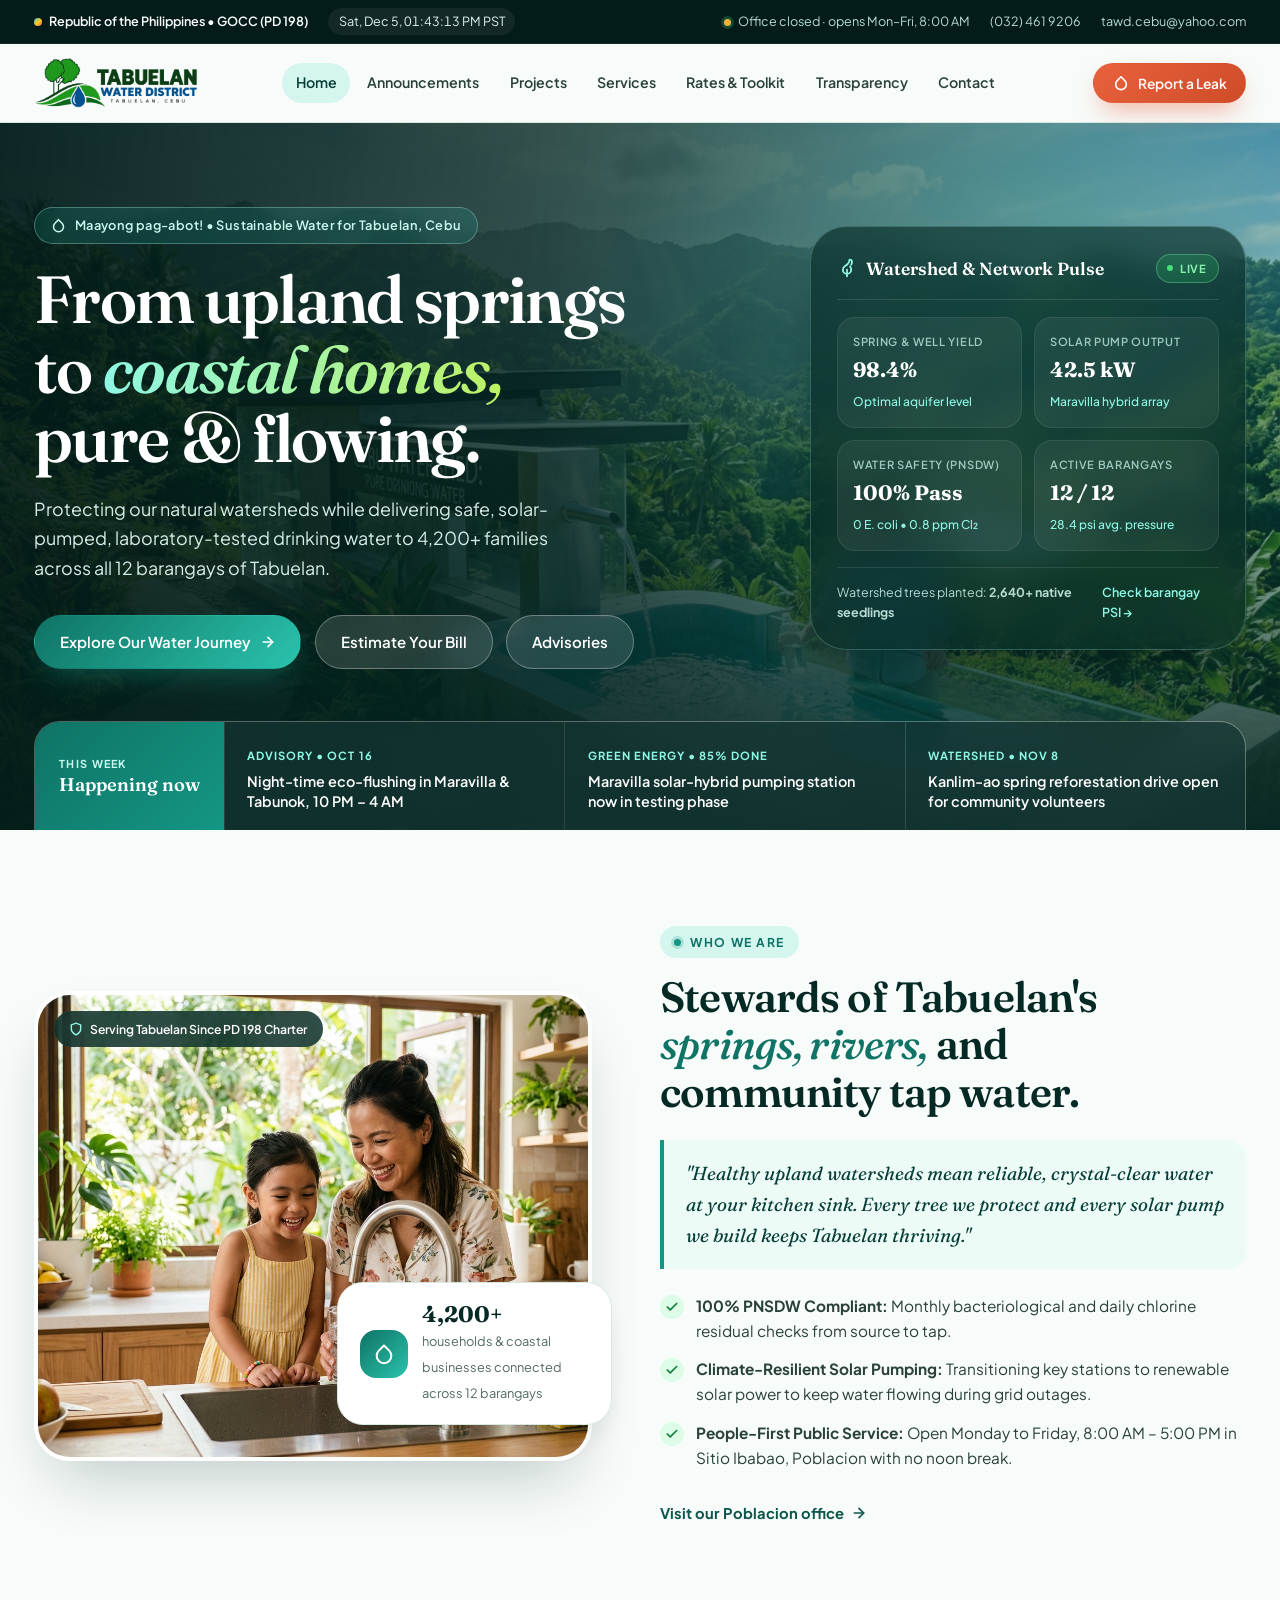
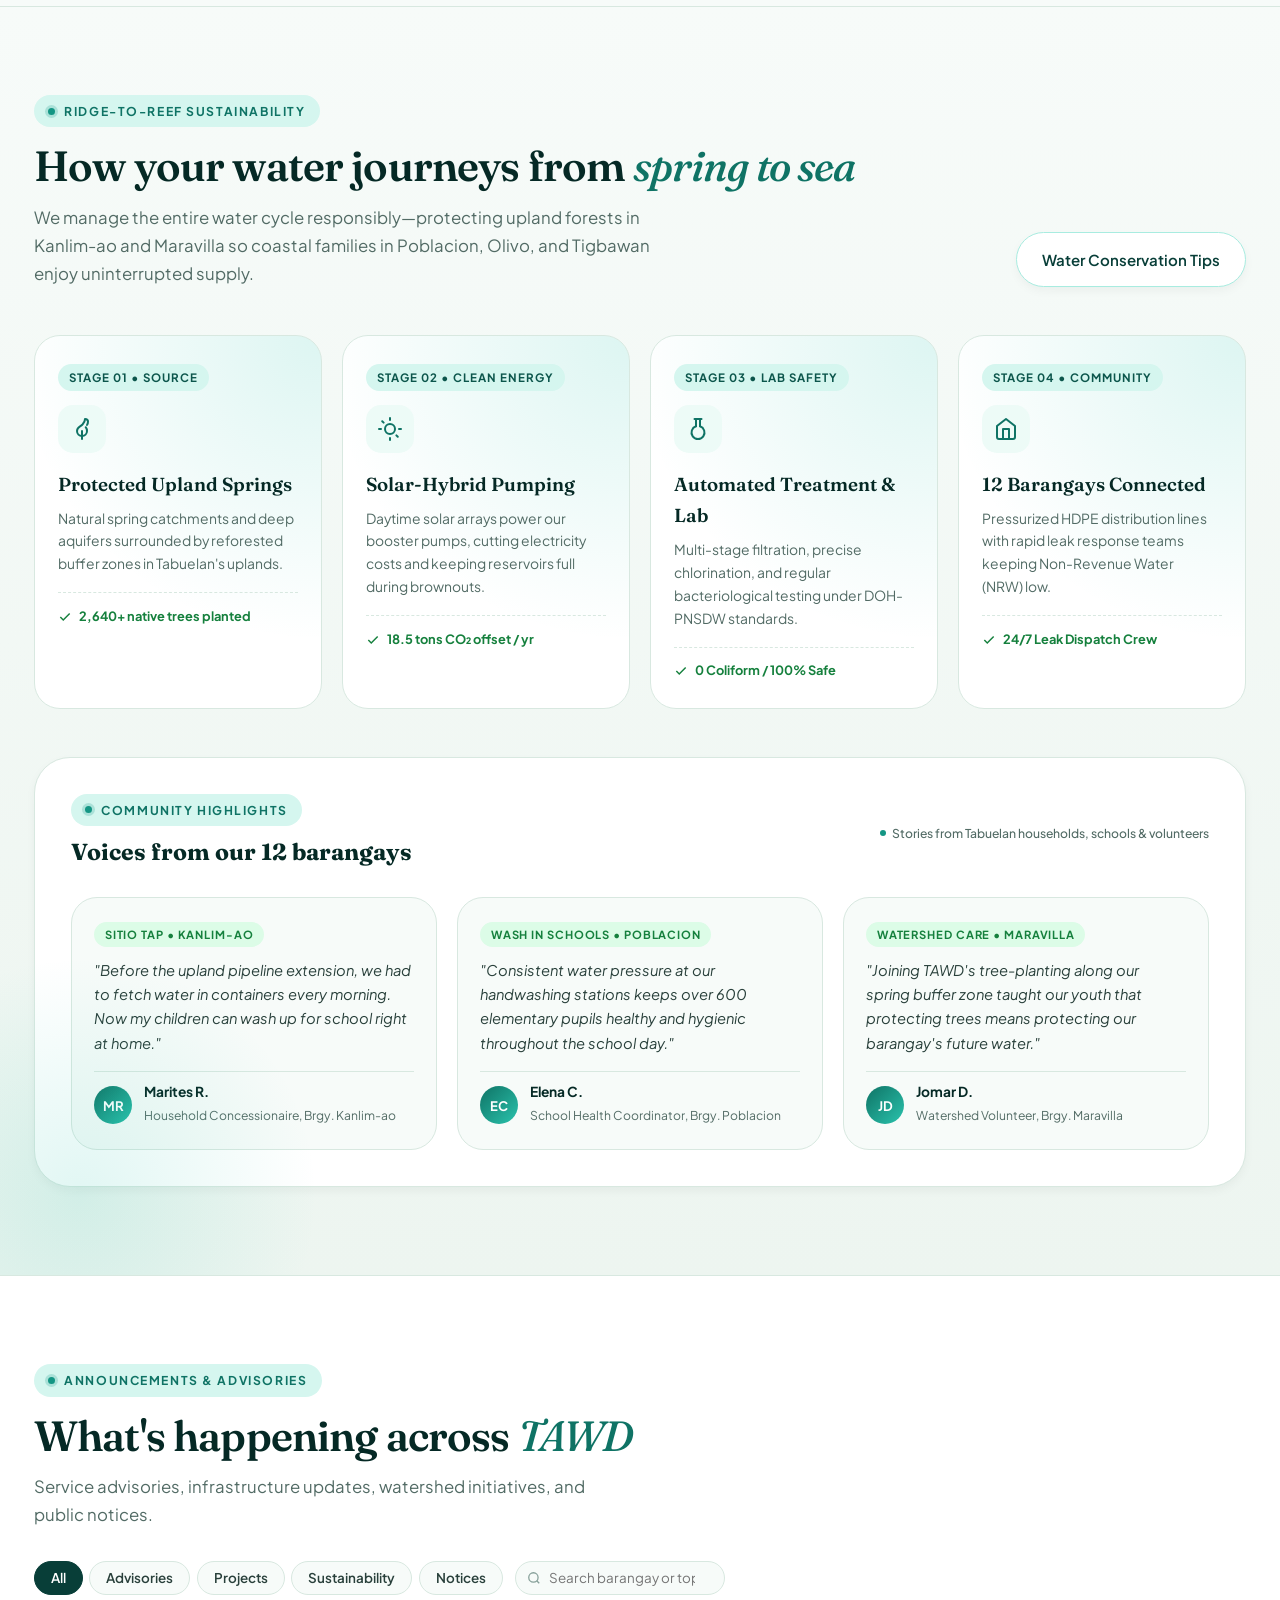
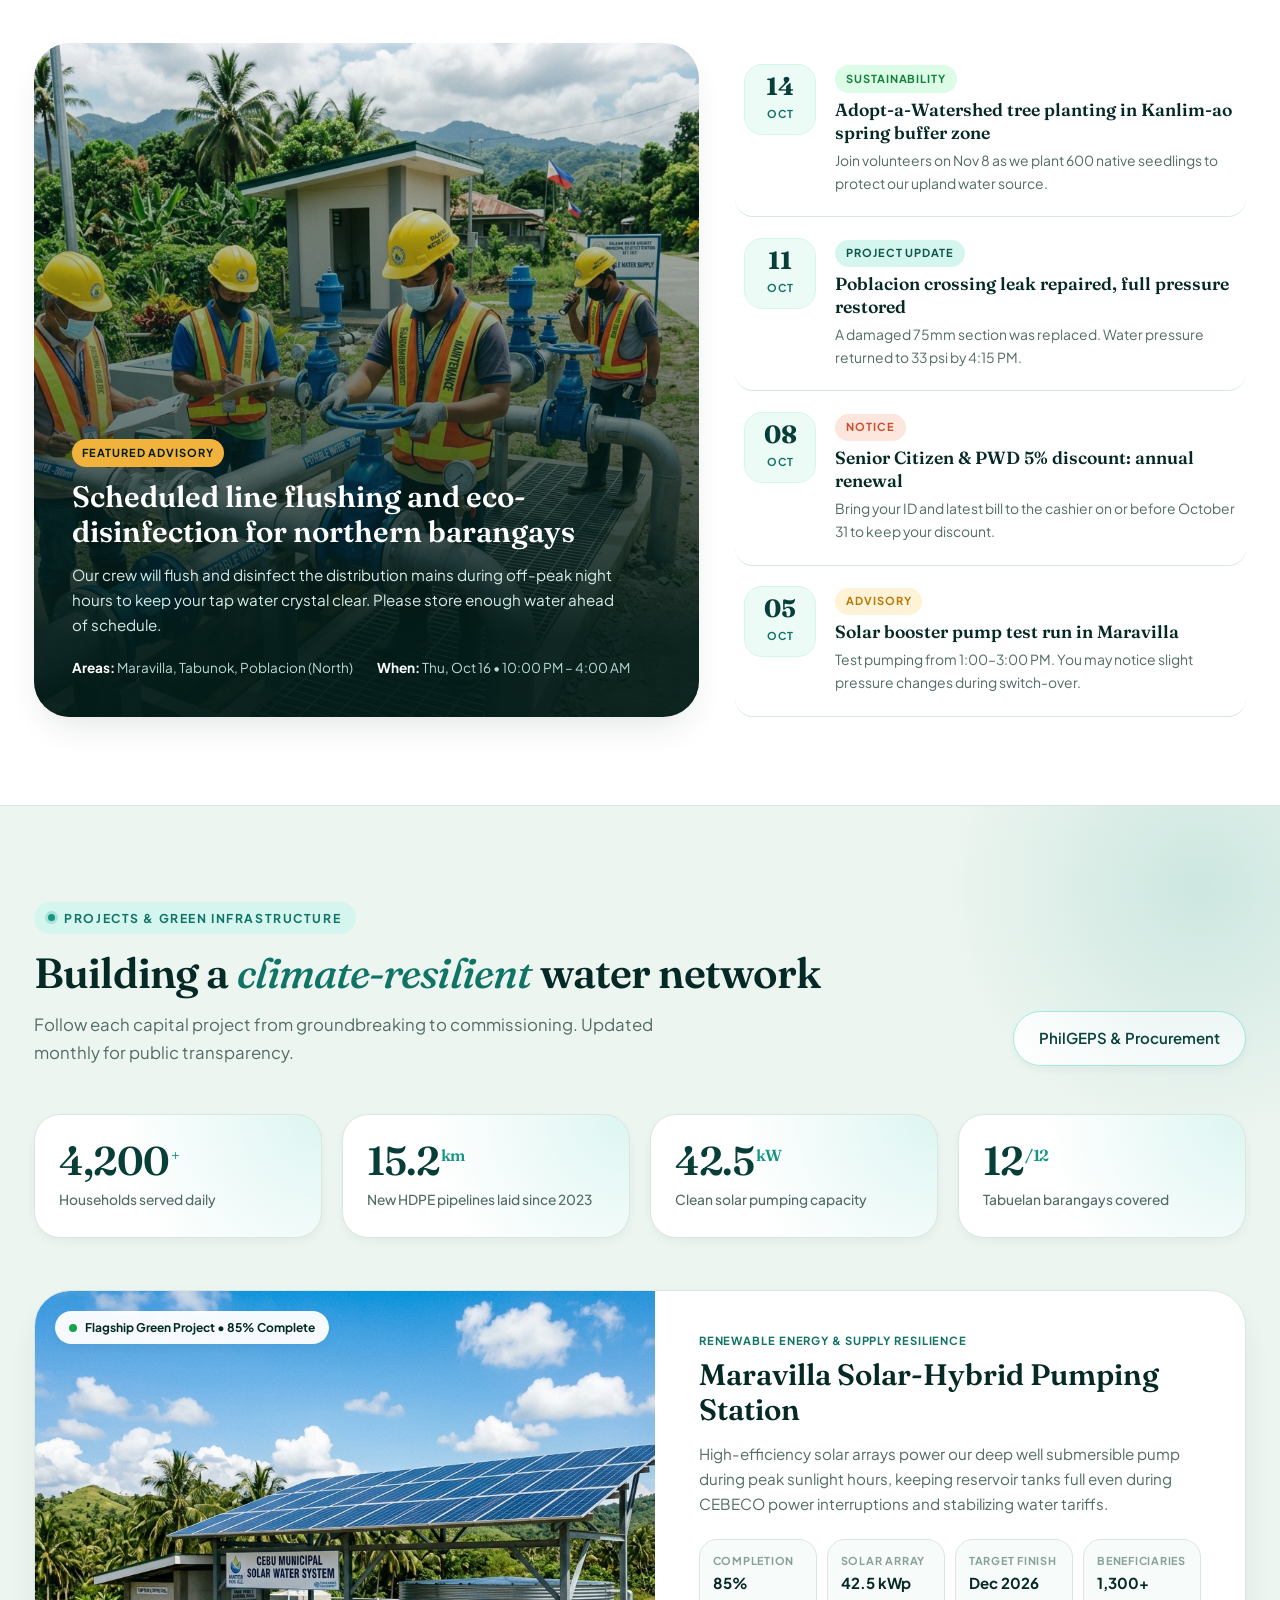
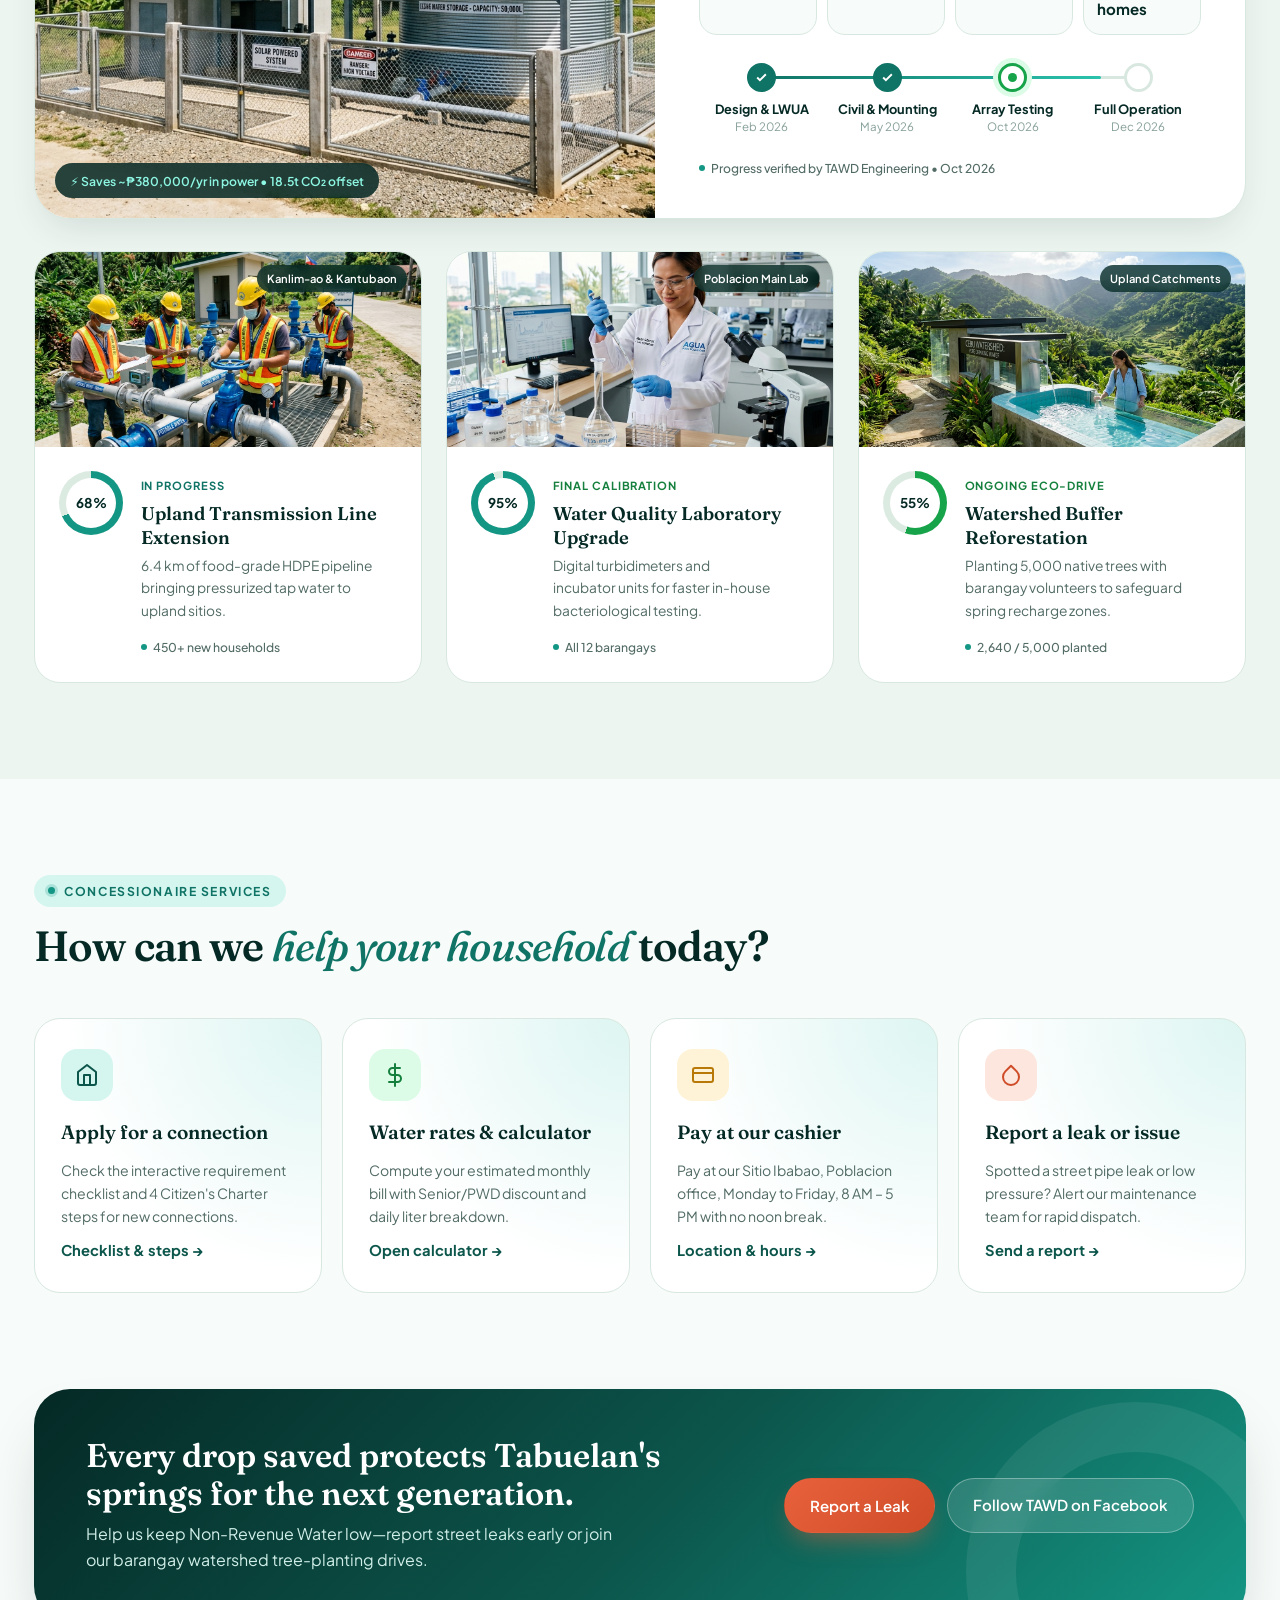
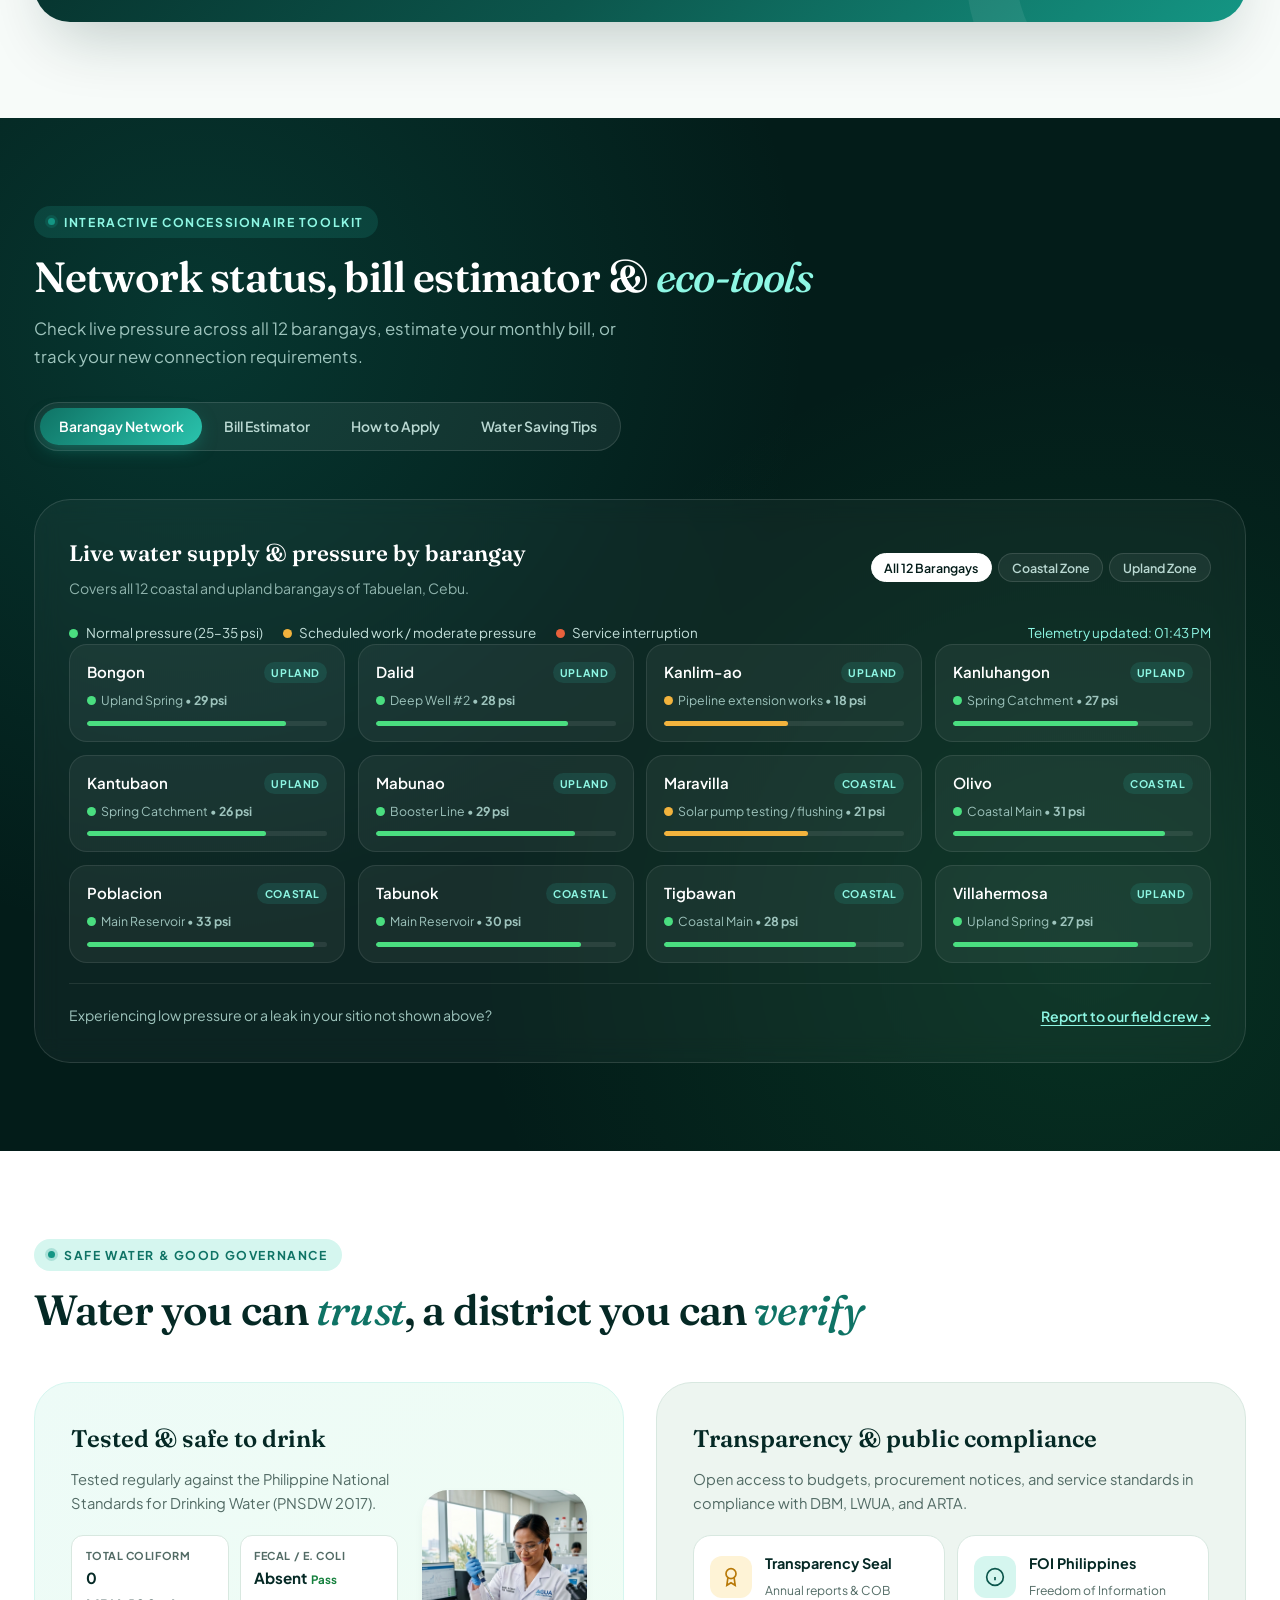
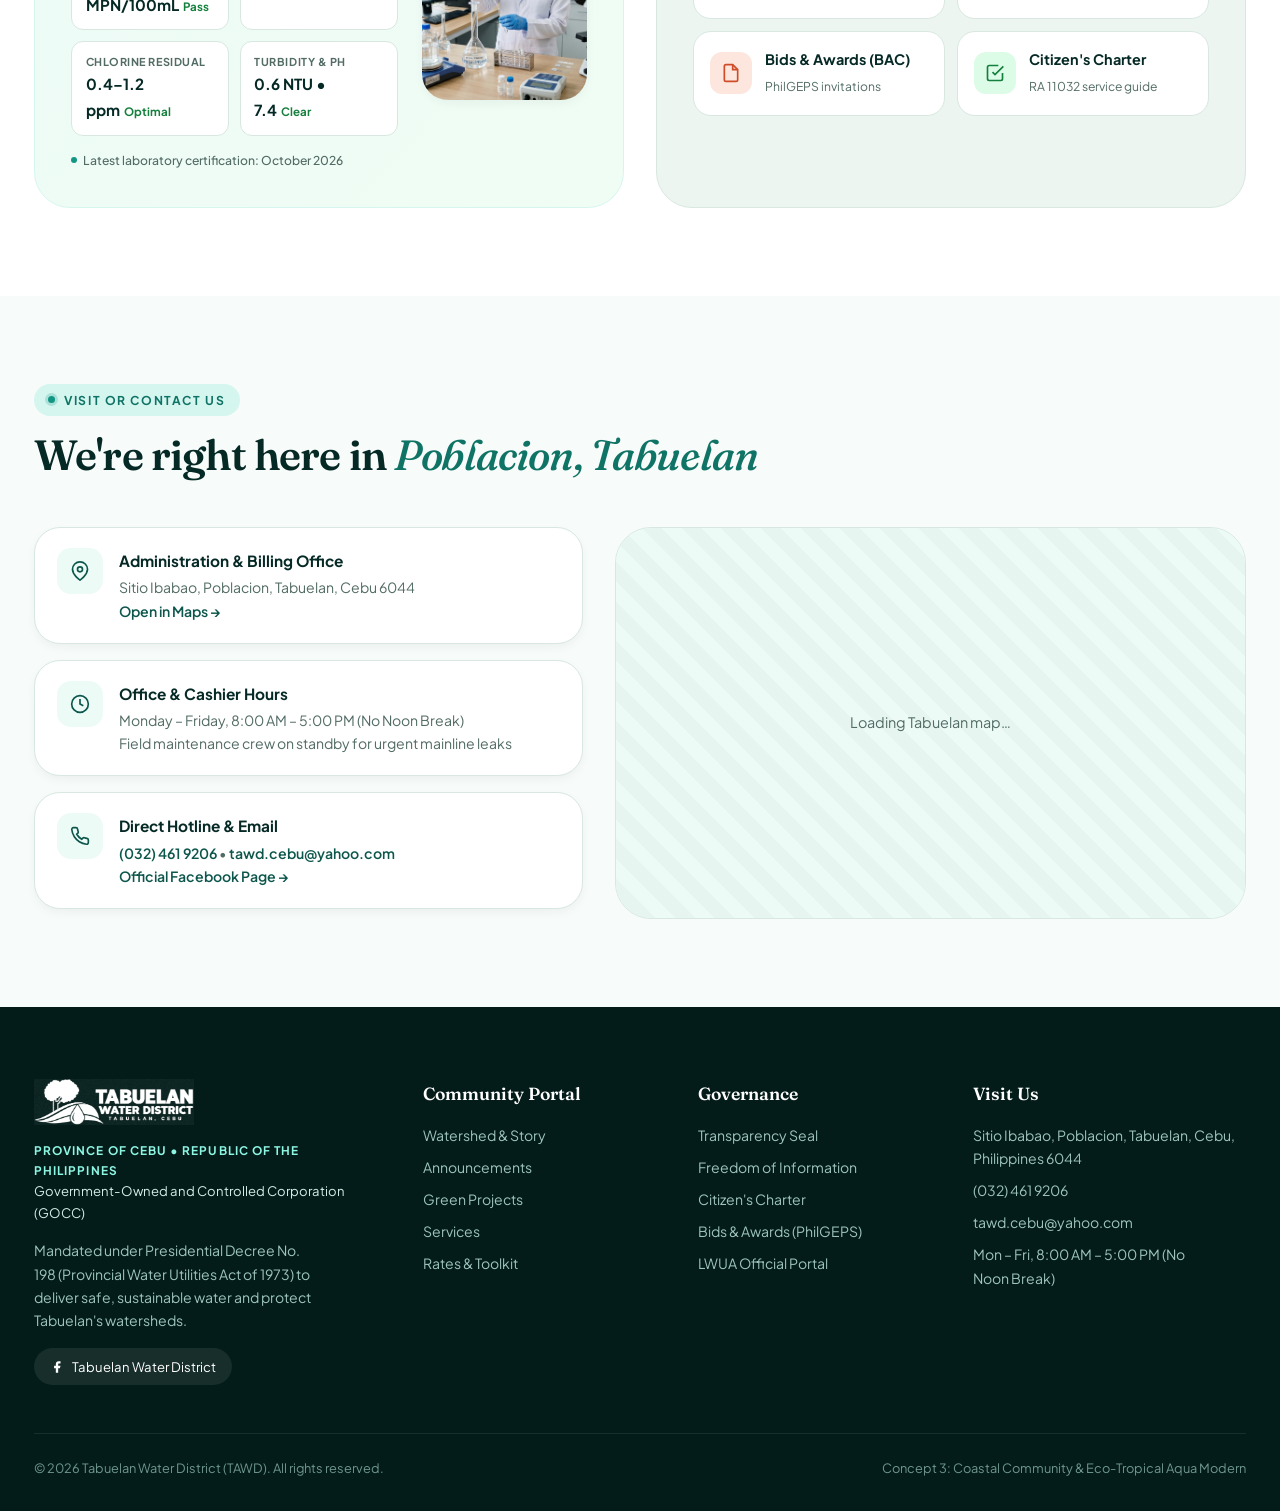
<file: concept/3/index.html>
<!DOCTYPE html>
<html lang="en">
<head>
  <meta charset="UTF-8">
  <meta name="viewport" content="width=device-width, initial-scale=1.0">
  <title>Tabuelan Water District — Watershed to Coastal Community | Concept 3</title>
  <meta name="description" content="Official portal of Tabuelan Water District (TAWD), Province of Cebu. Sustainable spring-to-home water service, watershed stewardship, community highlights, live advisories, and LWUA rates.">
  <meta name="theme-color" content="#052925">
  <meta property="og:title" content="Tabuelan Water District — Concept 3">
  <meta property="og:description" content="From upland springs to coastal homes: clean, sustainable water for all 12 barangays of Tabuelan.">
  <meta property="og:image" content="assets/hero-bg.jpg">
  <meta property="og:type" content="website">
  <link rel="icon" type="image/png" href="assets/logo.png">
  <link rel="preconnect" href="https://fonts.googleapis.com">
  <link rel="preconnect" href="https://fonts.gstatic.com" crossorigin>
  <link rel="stylesheet" href="style.css">
</head>
<body>
  <a href="#main" class="skip-link">Skip to main content</a>

  <!-- ================= Top Government & Eco Status Bar ================= -->
  <div class="topstrip">
    <div class="container topstrip-inner">
      <div class="topstrip-group">
        <span class="topstrip-country">
          <i class="ph-gem" aria-hidden="true"></i>
          Republic of the Philippines &bull; GOCC (PD 198)
        </span>
        <span class="pst" id="pstClock">Philippine Standard Time</span>
      </div>
      <div class="topstrip-group hide-sm">
        <span><i class="open-dot" id="openDot"></i><span id="officeStatus">Office hours: Mon–Fri, 8:00 AM – 5:00 PM (No Noon Break)</span></span>
        <a href="tel:0324619206">(032) 461 9206</a>
        <a href="mailto:tawd.cebu@yahoo.com">tawd.cebu@yahoo.com</a>
      </div>
    </div>
  </div>

  <!-- ================= Sticky Header ================= -->
  <header class="site-header">
    <div class="container header-inner">
      <a href="#home" class="brand" aria-label="Tabuelan Water District home">
        <img src="assets/logo-landscape-transparent.png" alt="Tabuelan Water District" width="172" height="50">
      </a>

      <nav class="main-nav" id="mainNav" aria-label="Main navigation">
        <ul>
          <li><a href="#home" class="active">Home</a></li>
          <li><a href="#announcements">Announcements</a></li>
          <li><a href="#projects">Projects</a></li>
          <li><a href="#help">Services</a></li>
          <li><a href="#toolkit">Rates &amp; Toolkit</a></li>
          <li><a href="#trust">Transparency</a></li>
          <li><a href="#visit">Contact</a></li>
        </ul>
      </nav>

      <div class="header-actions">
        <button type="button" class="btn btn-coral js-open-report" aria-label="Report a leak">
          <svg width="16" height="16" viewBox="0 0 24 24" fill="none" stroke="currentColor" stroke-width="2.4" stroke-linecap="round" stroke-linejoin="round" aria-hidden="true"><path d="M12 2.69l5.66 5.66a8 8 0 1 1-11.31 0z"/></svg>
          <span>Report a Leak</span>
        </button>
        <button type="button" class="nav-toggle" id="navToggle" aria-label="Open menu" aria-expanded="false" aria-controls="mainNav">
          <svg width="22" height="22" viewBox="0 0 24 24" fill="none" stroke="currentColor" stroke-width="2" stroke-linecap="round"><line x1="3" y1="6" x2="21" y2="6"/><line x1="3" y1="12" x2="21" y2="12"/><line x1="3" y1="18" x2="21" y2="18"/></svg>
        </button>
      </div>
    </div>
  </header>

  <main id="main">
    <!-- ================= HERO (Eco-Tropical & Coastal Community) ================= -->
    <section class="hero" id="home">
      <div class="hero-media">
        <img src="assets/hero-bg.jpg" alt="Lush Tabuelan spring watershed and coastal community" fetchpriority="high">
      </div>

      <div class="container hero-content">
        <div class="hero-main-grid">
          <div class="hero-copy">
            <span class="hero-kicker">
              <svg width="15" height="15" viewBox="0 0 24 24" fill="none" stroke="currentColor" stroke-width="2.4" aria-hidden="true"><path d="M12 2.69l5.66 5.66a8 8 0 1 1-11.31 0z"/></svg>
              Maayong pag-abot! &bull; Sustainable Water for Tabuelan, Cebu
            </span>
            <h1>From upland springs<br>to <em>coastal homes,</em><br>pure &amp; flowing.</h1>
            <p class="hero-sub">
              Protecting our natural watersheds while delivering safe, solar-pumped, laboratory-tested drinking water to 4,200+ families across all 12 barangays of Tabuelan.
            </p>
            <div class="hero-ctas">
              <a href="#watershed" class="btn btn-aqua">
                Explore Our Water Journey
                <svg width="16" height="16" viewBox="0 0 24 24" fill="none" stroke="currentColor" stroke-width="2.5" stroke-linecap="round" stroke-linejoin="round" aria-hidden="true"><line x1="5" y1="12" x2="19" y2="12"/><polyline points="12 5 19 12 12 19"/></svg>
              </a>
              <a href="#toolkit" class="btn btn-glass js-tool-link" data-tool="estimator">Estimate Your Bill</a>
              <a href="#announcements" class="btn btn-glass">Advisories</a>
            </div>
          </div>

          <!-- Eco-Watershed Live Telemetry Card -->
          <aside class="hero-eco-card" aria-label="Watershed and System Status">
            <div class="hero-eco-head">
              <div class="hero-eco-title">
                <svg width="20" height="20" viewBox="0 0 24 24" fill="none" stroke="#8ef7e4" stroke-width="2.2" stroke-linecap="round" stroke-linejoin="round" aria-hidden="true"><path d="M17 8c.7-1 1-2.2 1-3.5C18 2 15 2 15 2s0 3-2.5 5.5S7 10 7 14a5 5 0 0 0 10 0c0-1.5-.5-2.8-1.3-3.8"/><path d="M12 14v8"/></svg>
                <span>Watershed &amp; Network Pulse</span>
              </div>
              <span class="eco-live-pill"><i></i> Live</span>
            </div>
            <div class="hero-eco-metrics">
              <div class="eco-metric">
                <small>Spring &amp; Well Yield</small>
                <strong>98.4%</strong>
                <span>Optimal aquifer level</span>
              </div>
              <div class="eco-metric">
                <small>Solar Pump Output</small>
                <strong>42.5 kW</strong>
                <span>Maravilla hybrid array</span>
              </div>
              <div class="eco-metric">
                <small>Water Safety (PNSDW)</small>
                <strong>100% Pass</strong>
                <span>0 E. coli &bull; 0.8 ppm Cl₂</span>
              </div>
              <div class="eco-metric">
                <small>Active Barangays</small>
                <strong>12 / 12</strong>
                <span>28.4 psi avg. pressure</span>
              </div>
            </div>
            <div class="hero-eco-foot">
              <span> Watershed trees planted: <strong>2,640+ native seedlings</strong></span>
              <a href="#toolkit" class="js-tool-link" data-tool="network">Check barangay PSI &rarr;</a>
            </div>
          </aside>
        </div>

        <!-- Happening now strip -->
        <div class="hero-now" aria-label="Happening now">
          <div class="hero-now-label"><small>This week</small>Happening now</div>
          <a href="#announcements" class="hero-now-item">
            <span class="hero-now-tag">Advisory &bull; Oct 16</span>
            <p>Night-time eco-flushing in Maravilla &amp; Tabunok, 10 PM – 4 AM</p>
          </a>
          <a href="#projects" class="hero-now-item">
            <span class="hero-now-tag">Green Energy &bull; 85% done</span>
            <p>Maravilla solar-hybrid pumping station now in testing phase</p>
          </a>
          <a href="#watershed" class="hero-now-item">
            <span class="hero-now-tag">Watershed &bull; Nov 8</span>
            <p>Kanlim-ao spring reforestation drive open for community volunteers</p>
          </a>
        </div>
      </div>
    </section>

    <!-- ================= WELCOME & COMMUNITY STORY ================= -->
    <section class="welcome">
      <div class="container welcome-grid">
        <div class="welcome-photo reveal">
          <img src="assets/family-water.jpg" alt="A Tabuelan mother and daughter enjoying clean tap water at home" loading="lazy" width="620" height="470">
          <div class="welcome-badge-top">
            <svg width="14" height="14" viewBox="0 0 24 24" fill="none" stroke="#8ef7e4" stroke-width="2.5" aria-hidden="true"><path d="M12 22s8-4 8-10V5l-8-3-8 3v7c0 6 8 10 8 10z"/></svg>
            <span>Serving Tabuelan Since PD 198 Charter</span>
          </div>
          <div class="welcome-badge">
            <div class="welcome-badge-icon">
              <svg width="22" height="22" viewBox="0 0 24 24" fill="none" stroke="currentColor" stroke-width="2.2" stroke-linecap="round" stroke-linejoin="round" aria-hidden="true"><path d="M12 2.69l5.66 5.66a8 8 0 1 1-11.31 0z"/></svg>
            </div>
            <div>
              <strong>4,200+</strong>
              <span>households &amp; coastal businesses connected across 12 barangays</span>
            </div>
          </div>
        </div>

        <div class="reveal">
          <span class="eyebrow"><i class="eyebrow-dot"></i> Who we are</span>
          <h2 class="section-title">Stewards of Tabuelan's <em>springs, rivers,</em> and community tap water.</h2>
          <p class="welcome-quote">"Healthy upland watersheds mean reliable, crystal-clear water at your kitchen sink. Every tree we protect and every solar pump we build keeps Tabuelan thriving."</p>
          <ul class="welcome-points">
            <li>
              <span class="check-ic"><svg width="14" height="14" viewBox="0 0 24 24" fill="none" stroke="currentColor" stroke-width="3" stroke-linecap="round" stroke-linejoin="round" aria-hidden="true"><polyline points="20 6 9 17 4 12"/></svg></span>
              <span><strong>100% PNSDW Compliant:</strong> Monthly bacteriological and daily chlorine residual checks from source to tap.</span>
            </li>
            <li>
              <span class="check-ic"><svg width="14" height="14" viewBox="0 0 24 24" fill="none" stroke="currentColor" stroke-width="3" stroke-linecap="round" stroke-linejoin="round" aria-hidden="true"><polyline points="20 6 9 17 4 12"/></svg></span>
              <span><strong>Climate-Resilient Solar Pumping:</strong> Transitioning key stations to renewable solar power to keep water flowing during grid outages.</span>
            </li>
            <li>
              <span class="check-ic"><svg width="14" height="14" viewBox="0 0 24 24" fill="none" stroke="currentColor" stroke-width="3" stroke-linecap="round" stroke-linejoin="round" aria-hidden="true"><polyline points="20 6 9 17 4 12"/></svg></span>
              <span><strong>People-First Public Service:</strong> Open Monday to Friday, 8:00 AM – 5:00 PM in Sitio Ibabao, Poblacion with no noon break.</span>
            </li>
          </ul>
          <a href="#visit" class="link-arrow">
            Visit our Poblacion office
            <svg width="16" height="16" viewBox="0 0 24 24" fill="none" stroke="currentColor" stroke-width="2.5" stroke-linecap="round" stroke-linejoin="round" aria-hidden="true"><line x1="5" y1="12" x2="19" y2="12"/><polyline points="12 5 19 12 12 19"/></svg>
          </a>
        </div>
      </div>
    </section>

    <!-- ================= RIDGE-TO-REEF WATERSHED & COMMUNITY HIGHLIGHTS ================= -->
    <section class="watershed" id="watershed">
      <div class="container">
        <div class="section-head">
          <div>
            <span class="eyebrow"><i class="eyebrow-dot"></i> Ridge-to-Reef Sustainability</span>
            <h2 class="section-title">How your water journeys from <em>spring to sea</em></h2>
            <p class="section-lead">We manage the entire water cycle responsibly—protecting upland forests in Kanlim-ao and Maravilla so coastal families in Poblacion, Olivo, and Tigbawan enjoy uninterrupted supply.</p>
          </div>
          <a href="#toolkit" class="btn btn-outline js-tool-link" data-tool="ecotips">Water Conservation Tips</a>
        </div>

        <!-- 4-Stage Eco Journey -->
        <div class="journey-flow">
          <article class="journey-card reveal">
            <span class="journey-step-num">Stage 01 &bull; Source</span>
            <div class="journey-icon">
              <svg width="24" height="24" viewBox="0 0 24 24" fill="none" stroke="currentColor" stroke-width="2" stroke-linecap="round" stroke-linejoin="round" aria-hidden="true"><path d="M17 8c.7-1 1-2.2 1-3.5C18 2 15 2 15 2s0 3-2.5 5.5S7 10 7 14a5 5 0 0 0 10 0c0-1.5-.5-2.8-1.3-3.8"/><path d="M12 14v8"/></svg>
            </div>
            <h3>Protected Upland Springs</h3>
            <p>Natural spring catchments and deep aquifers surrounded by reforested buffer zones in Tabuelan's uplands.</p>
            <div class="journey-stat">
              <svg width="14" height="14" viewBox="0 0 24 24" fill="none" stroke="currentColor" stroke-width="2.5"><polyline points="20 6 9 17 4 12"/></svg>
              2,640+ native trees planted
            </div>
          </article>

          <article class="journey-card reveal">
            <span class="journey-step-num">Stage 02 &bull; Clean Energy</span>
            <div class="journey-icon">
              <svg width="24" height="24" viewBox="0 0 24 24" fill="none" stroke="currentColor" stroke-width="2" stroke-linecap="round" stroke-linejoin="round" aria-hidden="true"><circle cx="12" cy="12" r="5"/><line x1="12" y1="1" x2="12" y2="3"/><line x1="12" y1="21" x2="12" y2="23"/><line x1="4.22" y1="4.22" x2="5.64" y2="5.64"/><line x1="18.36" y1="18.36" x2="19.78" y2="19.78"/><line x1="1" y1="12" x2="3" y2="12"/><line x1="21" y1="12" x2="23" y2="12"/></svg>
            </div>
            <h3>Solar-Hybrid Pumping</h3>
            <p>Daytime solar arrays power our booster pumps, cutting electricity costs and keeping reservoirs full during brownouts.</p>
            <div class="journey-stat">
              <svg width="14" height="14" viewBox="0 0 24 24" fill="none" stroke="currentColor" stroke-width="2.5"><polyline points="20 6 9 17 4 12"/></svg>
              18.5 tons CO₂ offset / yr
            </div>
          </article>

          <article class="journey-card reveal">
            <span class="journey-step-num">Stage 03 &bull; Lab Safety</span>
            <div class="journey-icon">
              <svg width="24" height="24" viewBox="0 0 24 24" fill="none" stroke="currentColor" stroke-width="2" stroke-linecap="round" stroke-linejoin="round" aria-hidden="true"><path d="M10 2v7.31"/><path d="M14 9.3V1.99"/><path d="M8.5 2h7"/><path d="M14 9.3a6.5 6.5 0 1 1-4 0"/></svg>
            </div>
            <h3>Automated Treatment &amp; Lab</h3>
            <p>Multi-stage filtration, precise chlorination, and regular bacteriological testing under DOH-PNSDW standards.</p>
            <div class="journey-stat">
              <svg width="14" height="14" viewBox="0 0 24 24" fill="none" stroke="currentColor" stroke-width="2.5"><polyline points="20 6 9 17 4 12"/></svg>
              0 Coliform / 100% Safe
            </div>
          </article>

          <article class="journey-card reveal">
            <span class="journey-step-num">Stage 04 &bull; Community</span>
            <div class="journey-icon">
              <svg width="24" height="24" viewBox="0 0 24 24" fill="none" stroke="currentColor" stroke-width="2" stroke-linecap="round" stroke-linejoin="round" aria-hidden="true"><path d="M3 9l9-7 9 7v11a2 2 0 0 1-2 2H5a2 2 0 0 1-2-2z"/><polyline points="9 22 9 12 15 12 15 22"/></svg>
            </div>
            <h3>12 Barangays Connected</h3>
            <p>Pressurized HDPE distribution lines with rapid leak response teams keeping Non-Revenue Water (NRW) low.</p>
            <div class="journey-stat">
              <svg width="14" height="14" viewBox="0 0 24 24" fill="none" stroke="currentColor" stroke-width="2.5"><polyline points="20 6 9 17 4 12"/></svg>
              24/7 Leak Dispatch Crew
            </div>
          </article>
        </div>

        <!-- Community Voices & Highlights -->
        <div class="community-strip reveal">
          <div class="community-strip-head">
            <div>
              <span class="eyebrow" style="margin-bottom:0.45rem;"><i class="eyebrow-dot"></i> Community Highlights</span>
              <h3>Voices from our 12 barangays</h3>
            </div>
            <span class="updated" style="margin-top:0;">Stories from Tabuelan households, schools &amp; volunteers</span>
          </div>
          <div class="community-voices">
            <article class="voice-card">
              <div>
                <span class="voice-tag">Sitio Tap &bull; Kanlim-ao</span>
                <blockquote style="margin-top:0.65rem;">"Before the upland pipeline extension, we had to fetch water in containers every morning. Now my children can wash up for school right at home."</blockquote>
              </div>
              <div class="voice-author">
                <div class="voice-avatar">MR</div>
                <div>
                  <b>Marites R.</b>
                  <small>Household Concessionaire, Brgy. Kanlim-ao</small>
                </div>
              </div>
            </article>

            <article class="voice-card">
              <div>
                <span class="voice-tag">WASH in Schools &bull; Poblacion</span>
                <blockquote style="margin-top:0.65rem;">"Consistent water pressure at our handwashing stations keeps over 600 elementary pupils healthy and hygienic throughout the school day."</blockquote>
              </div>
              <div class="voice-author">
                <div class="voice-avatar">EC</div>
                <div>
                  <b>Elena C.</b>
                  <small>School Health Coordinator, Brgy. Poblacion</small>
                </div>
              </div>
            </article>

            <article class="voice-card">
              <div>
                <span class="voice-tag">Watershed Care &bull; Maravilla</span>
                <blockquote style="margin-top:0.65rem;">"Joining TAWD's tree-planting along our spring buffer zone taught our youth that protecting trees means protecting our barangay's future water."</blockquote>
              </div>
              <div class="voice-author">
                <div class="voice-avatar">JD</div>
                <div>
                  <b>Jomar D.</b>
                  <small>Watershed Volunteer, Brgy. Maravilla</small>
                </div>
              </div>
            </article>
          </div>
        </div>
      </div>
    </section>

    <!-- ================= ANNOUNCEMENTS ================= -->
    <section class="news" id="announcements">
      <div class="container">
        <div class="section-head">
          <div>
            <span class="eyebrow"><i class="eyebrow-dot"></i> Announcements &amp; Advisories</span>
            <h2 class="section-title">What's happening across <em>TAWD</em></h2>
            <p class="section-lead">Service advisories, infrastructure updates, watershed initiatives, and public notices.</p>
          </div>
          <div class="news-controls">
            <div class="news-filters" role="group" aria-label="Filter announcements">
              <button type="button" class="chip active" data-filter="all">All</button>
              <button type="button" class="chip" data-filter="advisory">Advisories</button>
              <button type="button" class="chip" data-filter="update">Projects</button>
              <button type="button" class="chip" data-filter="eco">Sustainability</button>
              <button type="button" class="chip" data-filter="notice">Notices</button>
            </div>
            <div class="news-search">
              <svg width="14" height="14" viewBox="0 0 24 24" fill="none" stroke="currentColor" stroke-width="2.2" aria-hidden="true"><circle cx="11" cy="11" r="8"/><line x1="21" y1="21" x2="16.65" y2="16.65"/></svg>
              <input type="search" id="newsSearch" placeholder="Search barangay or topic…" aria-label="Search announcements">
            </div>
          </div>
        </div>

        <div class="news-grid">
          <!-- Feature story -->
          <article class="news-feature reveal">
            <img src="assets/maintenance.jpg" alt="TAWD field crew working on a valve line" loading="lazy">
            <div class="news-feature-body">
              <span class="tag tag-onimage">Featured Advisory</span>
              <h3>Scheduled line flushing and eco-disinfection for northern barangays</h3>
              <p>Our crew will flush and disinfect the distribution mains during off-peak night hours to keep your tap water crystal clear. Please store enough water ahead of schedule.</p>
              <div class="news-feature-meta">
                <span><strong>Areas:</strong> Maravilla, Tabunok, Poblacion (North)</span>
                <span><strong>When:</strong> Thu, Oct 16 &bull; 10:00 PM – 4:00 AM</span>
              </div>
            </div>
          </article>

          <!-- List -->
          <div>
            <div class="news-list" id="newsList">
              <article class="news-item" data-category="eco" data-title="Adopt-a-Watershed tree planting in Kanlim-ao spring buffer zone" data-date="Oct 14, 2026" data-body="TAWD invites barangay officials, youth groups, and concessionaires to join our 4th quarter native tree-planting activity at the Kanlim-ao spring catchment area on November 8, 2026 (6:30 AM assembly at Poblacion Plaza). Seedlings of narra, bangkal, and native bamboo will be provided.">
                <div class="news-date"><b>14</b><span>Oct</span></div>
                <div>
                  <span class="tag tag-eco">Sustainability</span>
                  <h4>Adopt-a-Watershed tree planting in Kanlim-ao spring buffer zone</h4>
                  <p>Join volunteers on Nov 8 as we plant 600 native seedlings to protect our upland water source.</p>
                </div>
              </article>

              <article class="news-item" data-category="update" data-title="Poblacion crossing leak repaired, full pressure restored" data-date="Oct 11, 2026" data-body="Our rapid leak response team replaced a damaged 75mm uPVC transmission section near the Poblacion highway crossing. Full normal pressure (33 psi) was restored by 4:15 PM, saving an estimated 18 cubic meters per day in non-revenue water.">
                <div class="news-date"><b>11</b><span>Oct</span></div>
                <div>
                  <span class="tag tag-update">Project Update</span>
                  <h4>Poblacion crossing leak repaired, full pressure restored</h4>
                  <p>A damaged 75mm section was replaced. Water pressure returned to 33 psi by 4:15 PM.</p>
                </div>
              </article>

              <article class="news-item" data-category="notice" data-title="Senior Citizen & PWD 5% discount: annual renewal open" data-date="Oct 08, 2026" data-body="Concessionaires availing of the 5% Senior Citizen or PWD water bill discount under RA 9994 / RA 10754 may renew their annual registration at our Sitio Ibabao office until October 31. Please bring your valid OSCA/PWD ID and latest water bill.">
                <div class="news-date"><b>08</b><span>Oct</span></div>
                <div>
                  <span class="tag tag-notice">Notice</span>
                  <h4>Senior Citizen &amp; PWD 5% discount: annual renewal</h4>
                  <p>Bring your ID and latest bill to the cashier on or before October 31 to keep your discount.</p>
                </div>
              </article>

              <article class="news-item" data-category="advisory" data-title="Solar booster pump test run in Maravilla" data-date="Oct 05, 2026" data-body="Engineers are conducting solar-to-grid synchronization tests at the new Maravilla Solar Pumping Station between 1:00 PM and 3:00 PM. Consumers in elevated sitios may notice brief pressure fluctuations during the switch-over.">
                <div class="news-date"><b>05</b><span>Oct</span></div>
                <div>
                  <span class="tag tag-advisory">Advisory</span>
                  <h4>Solar booster pump test run in Maravilla</h4>
                  <p>Test pumping from 1:00–3:00 PM. You may notice slight pressure changes during switch-over.</p>
                </div>
              </article>
            </div>
            <div class="news-empty" id="newsEmpty">No announcements match your search filter.</div>
          </div>
        </div>
      </div>
    </section>

    <!-- ================= PROJECTS & PROGRESS ================= -->
    <section class="projects" id="projects">
      <div class="container">
        <div class="section-head">
          <div>
            <span class="eyebrow"><i class="eyebrow-dot"></i> Projects &amp; Green Infrastructure</span>
            <h2 class="section-title">Building a <em>climate-resilient</em> water network</h2>
            <p class="section-lead">Follow each capital project from groundbreaking to commissioning. Updated monthly for public transparency.</p>
          </div>
          <a href="#trust" class="btn btn-outline">PhilGEPS &amp; Procurement</a>
        </div>

        <!-- Impact counters -->
        <div class="impact-row">
          <div class="impact reveal">
            <div class="impact-num"><span class="js-count" data-to="4200">0</span><sup>+</sup></div>
            <div class="impact-label">Households served daily</div>
          </div>
          <div class="impact reveal">
            <div class="impact-num"><span class="js-count" data-to="15.2" data-decimals="1">0</span><sup>km</sup></div>
            <div class="impact-label">New HDPE pipelines laid since 2023</div>
          </div>
          <div class="impact reveal">
            <div class="impact-num"><span class="js-count" data-to="42.5" data-decimals="1">0</span><sup>kW</sup></div>
            <div class="impact-label">Clean solar pumping capacity</div>
          </div>
          <div class="impact reveal">
            <div class="impact-num"><span class="js-count" data-to="12">0</span><sup>/12</sup></div>
            <div class="impact-label">Tabuelan barangays covered</div>
          </div>
        </div>

        <!-- Flagship project -->
        <article class="flagship reveal">
          <div class="flagship-media">
            <img src="assets/solar-pump.jpg" alt="Solar-powered pumping station in Maravilla" loading="lazy">
            <span class="flagship-flag"><i></i> Flagship Green Project &bull; 85% Complete</span>
            <span class="flagship-eco-pill">⚡ Saves ~₱380,000/yr in power &bull; 18.5t CO₂ offset</span>
          </div>
          <div class="flagship-body">
            <span class="pcard-status">Renewable Energy &amp; Supply Resilience</span>
            <h3>Maravilla Solar-Hybrid Pumping Station</h3>
            <p>High-efficiency solar arrays power our deep well submersible pump during peak sunlight hours, keeping reservoir tanks full even during CEBECO power interruptions and stabilizing water tariffs.</p>

            <div class="project-facts">
              <div class="fact"><small>Completion</small><b>85%</b></div>
              <div class="fact"><small>Solar Array</small><b>42.5 kWp</b></div>
              <div class="fact"><small>Target Finish</small><b>Dec 2026</b></div>
              <div class="fact"><small>Beneficiaries</small><b>1,300+ homes</b></div>
            </div>

            <ol class="milestones" data-done="68%" aria-label="Project milestones">
              <li class="milestone done"><div class="ms-dot"><svg width="13" height="13" viewBox="0 0 24 24" fill="none" stroke="currentColor" stroke-width="3.5" aria-hidden="true"><polyline points="20 6 9 17 4 12"/></svg></div><div class="ms-title">Design &amp; LWUA</div><div class="ms-date">Feb 2026</div></li>
              <li class="milestone done"><div class="ms-dot"><svg width="13" height="13" viewBox="0 0 24 24" fill="none" stroke="currentColor" stroke-width="3.5" aria-hidden="true"><polyline points="20 6 9 17 4 12"/></svg></div><div class="ms-title">Civil &amp; Mounting</div><div class="ms-date">May 2026</div></li>
              <li class="milestone current"><div class="ms-dot"></div><div class="ms-title">Array Testing</div><div class="ms-date">Oct 2026</div></li>
              <li class="milestone"><div class="ms-dot"></div><div class="ms-title">Full Operation</div><div class="ms-date">Dec 2026</div></li>
            </ol>
            <span class="updated">Progress verified by TAWD Engineering &bull; Oct 2026</span>
          </div>
        </article>

        <!-- Other projects -->
        <div class="project-cards">
          <article class="pcard reveal">
            <div class="pcard-media">
              <img src="assets/maintenance.jpg" alt="Crew installing upland transmission pipeline" loading="lazy">
              <span class="pcard-loc">Kanlim-ao &amp; Kantubaon</span>
            </div>
            <div class="pcard-body">
              <div class="ring" data-progress="68" data-label="68%"></div>
              <div>
                <span class="pcard-status">In progress</span>
                <h4>Upland Transmission Line Extension</h4>
                <p>6.4 km of food-grade HDPE pipeline bringing pressurized tap water to upland sitios.</p>
                <span class="updated">450+ new households</span>
              </div>
            </div>
          </article>
          <article class="pcard reveal">
            <div class="pcard-media">
              <img src="assets/water-lab.jpg" alt="Water quality laboratory equipment" loading="lazy">
              <span class="pcard-loc">Poblacion Main Lab</span>
            </div>
            <div class="pcard-body">
              <div class="ring" data-progress="95" data-label="95%"></div>
              <div>
                <span class="pcard-status complete">Final calibration</span>
                <h4>Water Quality Laboratory Upgrade</h4>
                <p>Digital turbidimeters and incubator units for faster in-house bacteriological testing.</p>
                <span class="updated">All 12 barangays</span>
              </div>
            </div>
          </article>
          <article class="pcard reveal">
            <div class="pcard-media">
              <img src="assets/hero-bg.jpg" alt="Tabuelan watershed and spring source" loading="lazy">
              <span class="pcard-loc">Upland Catchments</span>
            </div>
            <div class="pcard-body">
              <div class="ring" data-progress="55" data-label="55%" style="--ring-color: var(--leaf-600);"></div>
              <div>
                <span class="pcard-status planned">Ongoing Eco-Drive</span>
                <h4>Watershed Buffer Reforestation</h4>
                <p>Planting 5,000 native trees with barangay volunteers to safeguard spring recharge zones.</p>
                <span class="updated">2,640 / 5,000 planted</span>
              </div>
            </div>
          </article>
        </div>
      </div>
    </section>

    <!-- ================= SERVICES (Friendly Quick Help) ================= -->
    <section class="help" id="help">
      <div class="container">
        <div class="section-head">
          <div>
            <span class="eyebrow"><i class="eyebrow-dot"></i> Concessionaire Services</span>
            <h2 class="section-title">How can we <em>help your household</em> today?</h2>
          </div>
        </div>
        <div class="help-grid">
          <a href="#toolkit" class="help-card js-tool-link reveal" data-tool="apply">
            <div class="help-icon" style="background: var(--sea-100); color: var(--sea-700);">
              <svg width="24" height="24" viewBox="0 0 24 24" fill="none" stroke="currentColor" stroke-width="2" stroke-linecap="round" stroke-linejoin="round" aria-hidden="true"><path d="M3 9l9-7 9 7v11a2 2 0 0 1-2 2H5a2 2 0 0 1-2-2z"/><polyline points="9 22 9 12 15 12 15 22"/></svg>
            </div>
            <h3>Apply for a connection</h3>
            <p>Check the interactive requirement checklist and 4 Citizen's Charter steps for new connections.</p>
            <span class="link-arrow">Checklist &amp; steps &rarr;</span>
          </a>
          <a href="#toolkit" class="help-card js-tool-link reveal" data-tool="estimator">
            <div class="help-icon" style="background: var(--leaf-100); color: var(--leaf-700);">
              <svg width="24" height="24" viewBox="0 0 24 24" fill="none" stroke="currentColor" stroke-width="2" stroke-linecap="round" stroke-linejoin="round" aria-hidden="true"><line x1="12" y1="1" x2="12" y2="23"/><path d="M17 5H9.5a3.5 3.5 0 0 0 0 7h5a3.5 3.5 0 0 1 0 7H6"/></svg>
            </div>
            <h3>Water rates &amp; calculator</h3>
            <p>Compute your estimated monthly bill with Senior/PWD discount and daily liter breakdown.</p>
            <span class="link-arrow">Open calculator &rarr;</span>
          </a>
          <a href="#visit" class="help-card reveal">
            <div class="help-icon" style="background: var(--sun-100); color: var(--sun-600);">
              <svg width="24" height="24" viewBox="0 0 24 24" fill="none" stroke="currentColor" stroke-width="2" stroke-linecap="round" stroke-linejoin="round" aria-hidden="true"><rect x="2" y="5" width="20" height="14" rx="2"/><line x1="2" y1="10" x2="22" y2="10"/></svg>
            </div>
            <h3>Pay at our cashier</h3>
            <p>Pay at our Sitio Ibabao, Poblacion office, Monday to Friday, 8 AM – 5 PM with no noon break.</p>
            <span class="link-arrow">Location &amp; hours &rarr;</span>
          </a>
          <button type="button" class="help-card js-open-report reveal" style="text-align:left; font: inherit; cursor: pointer;">
            <div class="help-icon" style="background: var(--coral-100); color: var(--coral-600);">
              <svg width="24" height="24" viewBox="0 0 24 24" fill="none" stroke="currentColor" stroke-width="2" stroke-linecap="round" stroke-linejoin="round" aria-hidden="true"><path d="M12 2.69l5.66 5.66a8 8 0 1 1-11.31 0z"/></svg>
            </div>
            <h3>Report a leak or issue</h3>
            <p>Spotted a street pipe leak or low pressure? Alert our maintenance team for rapid dispatch.</p>
            <span class="link-arrow">Send a report &rarr;</span>
          </button>
        </div>
      </div>
    </section>

    <!-- ================= ECO CTA BAND ================= -->
    <section class="cta-band">
      <div class="container">
        <div class="cta-inner reveal">
          <div>
            <h2>Every drop saved protects Tabuelan's springs for the next generation.</h2>
            <p>Help us keep Non-Revenue Water low—report street leaks early or join our barangay watershed tree-planting drives.</p>
          </div>
          <div class="cta-actions">
            <button type="button" class="btn btn-coral js-open-report">Report a Leak</button>
            <a href="https://www.facebook.com/p/Tabuelan-Water-District-100063686925638/" target="_blank" rel="noopener noreferrer" class="btn btn-glass">Follow TAWD on Facebook</a>
          </div>
        </div>
      </div>
    </section>

    <!-- ================= CONCESSIONAIRE TOOLKIT (4 Interactive Tabs) ================= -->
    <section class="toolkit" id="toolkit">
      <div class="container">
        <div class="section-head">
          <div>
            <span class="eyebrow"><i class="eyebrow-dot"></i> Interactive Concessionaire Toolkit</span>
            <h2 class="section-title">Network status, bill estimator &amp; <em>eco-tools</em></h2>
            <p class="section-lead">Check live pressure across all 12 barangays, estimate your monthly bill, or track your new connection requirements.</p>
          </div>
          <div class="tool-tabs" role="tablist" aria-label="Toolkit">
            <button type="button" class="tool-tab active" role="tab" aria-selected="true" aria-controls="tool-network" id="tab-network" data-tool="network">Barangay Network</button>
            <button type="button" class="tool-tab" role="tab" aria-selected="false" aria-controls="tool-estimator" id="tab-estimator" data-tool="estimator">Bill Estimator</button>
            <button type="button" class="tool-tab" role="tab" aria-selected="false" aria-controls="tool-apply" id="tab-apply" data-tool="apply">How to Apply</button>
            <button type="button" class="tool-tab" role="tab" aria-selected="false" aria-controls="tool-ecotips" id="tab-ecotips" data-tool="ecotips">Water Saving Tips</button>
          </div>
        </div>

        <!-- Panel 1: Network -->
        <div class="tool-panel active" id="tool-network" role="tabpanel" aria-labelledby="tab-network">
          <div class="tool-card">
            <div class="net-toolbar">
              <div>
                <h3>Live water supply &amp; pressure by barangay</h3>
                <p class="muted" style="margin-bottom:0;">Covers all 12 coastal and upland barangays of Tabuelan, Cebu.</p>
              </div>
              <div class="net-filter-btns" role="group" aria-label="Filter barangays by zone">
                <button type="button" class="net-filter-btn active" data-zone="all">All 12 Barangays</button>
                <button type="button" class="net-filter-btn" data-zone="Coastal">Coastal Zone</button>
                <button type="button" class="net-filter-btn" data-zone="Upland">Upland Zone</button>
              </div>
            </div>
            <div class="net-summary">
              <span><i class="dot dot-ok"></i> Normal pressure (25–35 psi)</span>
              <span><i class="dot dot-warn"></i> Scheduled work / moderate pressure</span>
              <span><i class="dot dot-off"></i> Service interruption</span>
              <span style="margin-left:auto; color:#8ef7e4;" id="netUpdated">Last updated: today</span>
            </div>
            <div class="net-grid" id="netGrid"><!-- rendered by app.js --></div>
            <div class="toolkit-report">
              <span>Experiencing low pressure or a leak in your sitio not shown above?</span>
              <button type="button" class="js-open-report">Report to our field crew &rarr;</button>
            </div>
          </div>
        </div>

        <!-- Panel 2: Estimator -->
        <div class="tool-panel" id="tool-estimator" role="tabpanel" aria-labelledby="tab-estimator">
          <div class="tool-card">
            <div class="estimator">
              <div>
                <h3>Estimate your monthly water bill</h3>
                <p class="muted">Based on LWUA-structured tiered tariff brackets. Adjust your monthly cubic meter (m³) usage below.</p>
                <div class="field">
                  <label for="estCategory">Connection classification</label>
                  <select id="estCategory">
                    <option value="residential">Residential</option>
                    <option value="government">Government / Institutional</option>
                    <option value="commercial">Commercial / Industrial</option>
                    <option value="bulk">Bulk / Wholesale</option>
                  </select>
                </div>
                <div class="field">
                  <label for="estVolumeRange">Monthly water consumption (cubic meters / m³)</label>
                  <div class="range-row">
                    <input type="range" id="estVolumeRange" min="0" max="80" value="16" aria-label="Cubic meters slider">
                    <input type="number" id="estVolume" min="0" max="500" value="16" aria-label="Cubic meters">
                  </div>
                </div>
                <label class="est-check-row" for="estDiscount">
                  <input type="checkbox" id="estDiscount">
                  <span>Apply 5% Senior Citizen / PWD Discount (valid for residential consumption up to 30 m³)</span>
                </label>
                <table class="tier-table" aria-label="Rate tiers">
                  <thead><tr><th>Consumption Bracket</th><th>Tariff Rate</th></tr></thead>
                  <tbody id="tierBody"></tbody>
                </table>
              </div>
              <div class="receipt" aria-live="polite">
                <div class="receipt-head">
                  <span>Monthly Bill Breakdown</span>
                  <span class="eco-usage-badge" id="rEcoBadge">Eco-Efficient Household</span>
                </div>
                <div class="receipt-row"><span>Minimum charge (first 10 m³)</span><span id="rMin">₱0.00</span></div>
                <div class="receipt-row"><span>Commodity charge (excess over 10 m³)</span><span id="rExcess">₱0.00</span></div>
                <div class="receipt-row" id="rDiscountRow" style="display:none; color: var(--leaf-700);"><span>Senior / PWD 5% Discount</span><span id="rDiscount">-₱0.00</span></div>
                <div class="receipt-row"><span>Total volume billed</span><span id="rVol">0 m³</span></div>
                <div class="receipt-row receipt-total"><span>Estimated Total</span><span id="rTotal">₱0.00</span></div>
                <div class="receipt-liters" id="rLiters">
                  💧 Equivalent to <strong>16,000 liters/month</strong> (~533 liters/day for your household).
                </div>
                <p class="receipt-note">Note: For estimation purposes only. Official billing statements may reflect meter maintenance fees or arrears if applicable.</p>
              </div>
            </div>
          </div>
        </div>

        <!-- Panel 3: Apply -->
        <div class="tool-panel" id="tool-apply" role="tabpanel" aria-labelledby="tab-apply">
          <div class="tool-card">
            <h3>How to apply for a new water connection</h3>
            <p class="muted">Four transparent steps under our Citizen's Charter (RA 11032 — Ease of Doing Business).</p>
            <div class="steps">
              <div class="step"><h4>Submit requirements</h4><p>File your application form at our Sitio Ibabao, Poblacion office with valid ID and barangay clearance.</p><small>~15 minutes</small></div>
              <div class="step"><h4>Site inspection</h4><p>Our engineering inspector checks mainline proximity and pipe materials needed for your home.</p><small>Within 2 working days</small></div>
              <div class="step"><h4>Pay connection fee</h4><p>Review the material estimate, pay at our cashier window, and sign the service contract.</p><small>Same day (~20 mins)</small></div>
              <div class="step"><h4>Meter installation</h4><p>Our field crew installs your calibrated water meter and taps into the distribution line.</p><small>Within 3–5 days</small></div>
            </div>
            <div class="reqs-interactive">
              <div class="reqs-head">
                <strong>Interactive Requirement Readiness Checklist</strong>
                <span id="reqStatusText" style="font-size:0.82rem; color:#8ef7e4;">0 of 4 items ready</span>
              </div>
              <div class="reqs-grid">
                <label class="req-check"><input type="checkbox" class="js-req-box"> <span>1. Accomplished TAWD Service Application Form</span></label>
                <label class="req-check"><input type="checkbox" class="js-req-box"> <span>2. One (1) Valid Government-Issued ID (with signature)</span></label>
                <label class="req-check"><input type="checkbox" class="js-req-box"> <span>3. Barangay Certificate of Residency</span></label>
                <label class="req-check"><input type="checkbox" class="js-req-box"> <span>4. Proof of Property Ownership / Lot Owner's Written Consent</span></label>
              </div>
            </div>
          </div>
        </div>

        <!-- Panel 4: Eco Water Saving Tips -->
        <div class="tool-panel" id="tool-ecotips" role="tabpanel" aria-labelledby="tab-ecotips">
          <div class="tool-card">
            <h3>Household water conservation &amp; bill savings guide</h3>
            <p class="muted">Simple habits that lower your monthly water bill while preserving Tabuelan's spring aquifers during dry months.</p>
            <div class="eco-tips-grid">
              <div class="eco-tip-card">
                <span class="eco-tip-badge">Saves ~4.5 m³ / month (₱110+)</span>
                <h4>Fix a dripping faucet or toilet flapper</h4>
                <p>A single leaking toilet valve or dripping tap wastes up to 150 liters a day. Tightening washers or replacing a worn flapper pays for itself in one billing cycle.</p>
              </div>
              <div class="eco-tip-card">
                <span class="eco-tip-badge">Saves ~3.0 m³ / month (₱75+)</span>
                <h4>Harvest rainwater for plants &amp; cleaning</h4>
                <p>Use covered rainwater drums for watering backyard gardens, washing motorcycles, and flushing outdoor areas instead of treated tap water.</p>
              </div>
              <div class="eco-tip-card">
                <span class="eco-tip-badge">Protects Community Pressure</span>
                <h4>Store emergency water before advisories</h4>
                <p>Keep clean, food-grade covered containers ready during scheduled nighttime line flushing so your family has safe drinking water at all times.</p>
              </div>
            </div>
          </div>
        </div>
      </div>
    </section>

    <!-- ================= WATER QUALITY + TRANSPARENCY ================= -->
    <section class="trust" id="trust">
      <div class="container">
        <div class="section-head">
          <div>
            <span class="eyebrow"><i class="eyebrow-dot"></i> Safe Water &amp; Good Governance</span>
            <h2 class="section-title">Water you can <em>trust</em>, a district you can <em>verify</em></h2>
          </div>
        </div>
        <div class="trust-grid">
          <div class="quality-card reveal">
            <div>
              <h3>Tested &amp; safe to drink</h3>
              <p style="font-size:.92rem; color: var(--ink-500);">Tested regularly against the Philippine National Standards for Drinking Water (PNSDW 2017).</p>
              <div class="q-params">
                <div class="q-param"><small>Total Coliform</small><b>0 MPN/100mL</b><span>Pass</span></div>
                <div class="q-param"><small>Fecal / E. coli</small><b>Absent</b><span>Pass</span></div>
                <div class="q-param"><small>Chlorine Residual</small><b>0.4–1.2 ppm</b><span>Optimal</span></div>
                <div class="q-param"><small>Turbidity &amp; pH</small><b>0.6 NTU &bull; 7.4</b><span>Clear</span></div>
              </div>
              <span class="updated">Latest laboratory certification: October 2026</span>
            </div>
            <img src="assets/water-lab.jpg" alt="Water sample testing" loading="lazy">
          </div>

          <div class="gov-card reveal">
            <h3>Transparency &amp; public compliance</h3>
            <p style="font-size:.92rem; color: var(--ink-500);">Open access to budgets, procurement notices, and service standards in compliance with DBM, LWUA, and ARTA.</p>
            <div class="gov-list">
              <a href="#trust" class="gov-item"><div class="gov-icon" style="background:var(--sun-100); color:var(--sun-600);"><svg width="20" height="20" viewBox="0 0 24 24" fill="none" stroke="currentColor" stroke-width="2" aria-hidden="true"><circle cx="12" cy="8" r="6"/><path d="M8.2 13.3L7 22l5-3 5 3-1.2-8.7"/></svg></div><div><b>Transparency Seal</b><small>Annual reports &amp; COB</small></div></a>
              <a href="#trust" class="gov-item"><div class="gov-icon" style="background: var(--sea-100); color: var(--sea-700);"><svg width="20" height="20" viewBox="0 0 24 24" fill="none" stroke="currentColor" stroke-width="2" aria-hidden="true"><circle cx="12" cy="12" r="10"/><line x1="12" y1="16" x2="12" y2="12"/><line x1="12" y1="8" x2="12.01" y2="8"/></svg></div><div><b>FOI Philippines</b><small>Freedom of Information</small></div></a>
              <a href="#trust" class="gov-item"><div class="gov-icon" style="background: var(--coral-100); color: var(--coral-600);"><svg width="20" height="20" viewBox="0 0 24 24" fill="none" stroke="currentColor" stroke-width="2" aria-hidden="true"><path d="M14 2H6a2 2 0 0 0-2 2v16a2 2 0 0 0 2 2h12a2 2 0 0 0 2-2V8z"/><polyline points="14 2 14 8 20 8"/></svg></div><div><b>Bids &amp; Awards (BAC)</b><small>PhilGEPS invitations</small></div></a>
              <a href="#trust" class="gov-item"><div class="gov-icon" style="background: var(--leaf-100); color: var(--leaf-700);"><svg width="20" height="20" viewBox="0 0 24 24" fill="none" stroke="currentColor" stroke-width="2" aria-hidden="true"><path d="M9 11l3 3L22 4"/><path d="M21 12v7a2 2 0 0 1-2 2H5a2 2 0 0 1-2-2V5a2 2 0 0 1 2-2h11"/></svg></div><div><b>Citizen's Charter</b><small>RA 11032 service guide</small></div></a>
            </div>
          </div>
        </div>
      </div>
    </section>

    <!-- ================= VISIT US ================= -->
    <section class="visit" id="visit">
      <div class="container">
        <div class="section-head">
          <div>
            <span class="eyebrow"><i class="eyebrow-dot"></i> Visit or Contact Us</span>
            <h2 class="section-title">We're right here in <em>Poblacion, Tabuelan</em></h2>
          </div>
        </div>
        <div class="visit-grid">
          <div class="visit-info">
            <div class="visit-row">
              <div class="visit-ic"><svg width="20" height="20" viewBox="0 0 24 24" fill="none" stroke="currentColor" stroke-width="2" aria-hidden="true"><path d="M21 10c0 7-9 13-9 13s-9-6-9-13a9 9 0 0 1 18 0z"/><circle cx="12" cy="10" r="3"/></svg></div>
              <div><h4>Administration &amp; Billing Office</h4><p>Sitio Ibabao, Poblacion, Tabuelan, Cebu 6044<br><a href="https://www.bing.com/maps/default.aspx?v=2&amp;where1=10.82292%2C%20123.87441" target="_blank" rel="noopener noreferrer">Open in Maps &rarr;</a></p></div>
            </div>
            <div class="visit-row">
              <div class="visit-ic"><svg width="20" height="20" viewBox="0 0 24 24" fill="none" stroke="currentColor" stroke-width="2" aria-hidden="true"><circle cx="12" cy="12" r="10"/><polyline points="12 6 12 12 16 14"/></svg></div>
              <div><h4>Office &amp; Cashier Hours</h4><p>Monday – Friday, 8:00 AM – 5:00 PM (No Noon Break)<br>Field maintenance crew on standby for urgent mainline leaks</p></div>
            </div>
            <div class="visit-row">
              <div class="visit-ic"><svg width="20" height="20" viewBox="0 0 24 24" fill="none" stroke="currentColor" stroke-width="2" aria-hidden="true"><path d="M22 16.92v3a2 2 0 0 1-2.18 2 19.79 19.79 0 0 1-8.63-3.07 19.5 19.5 0 0 1-6-6 19.79 19.79 0 0 1-3.07-8.67A2 2 0 0 1 4.11 2h3a2 2 0 0 1 2 1.72 12.84 12.84 0 0 0 .7 2.81 2 2 0 0 1-.45 2.11L8.09 9.91a16 16 0 0 0 6 6l1.27-1.27a2 2 0 0 1 2.11-.45 12.84 12.84 0 0 0 2.81.7A2 2 0 0 1 22 16.92z"/></svg></div>
              <div><h4>Direct Hotline &amp; Email</h4><p><a href="tel:0324619206">(032) 461 9206</a> &bull; <a href="mailto:tawd.cebu@yahoo.com">tawd.cebu@yahoo.com</a><br><a href="https://www.facebook.com/p/Tabuelan-Water-District-100063686925638/" target="_blank" rel="noopener noreferrer">Official Facebook Page &rarr;</a></p></div>
            </div>
          </div>
          <div class="visit-map">
            <iframe title="Map of Tabuelan Water District office" loading="lazy"
              src="https://www.openstreetmap.org/export/embed.html?bbox=123.8664%2C10.8169%2C123.8824%2C10.8289&amp;layer=mapnik&amp;marker=10.82292%2C123.87441"></iframe>
          </div>
        </div>
      </div>
    </section>
  </main>

  <!-- ================= FOOTER ================= -->
  <footer class="footer">
    <div class="container">
      <div class="footer-top">
        <div>
          <img src="assets/logo-landscape-transparent.png" alt="Tabuelan Water District" class="footer-logo" width="160" height="46">
          <div class="footer-gov">Province of Cebu &bull; Republic of the Philippines</div>
          <div class="footer-gocc">Government-Owned and Controlled Corporation (GOCC)</div>
          <p>Mandated under Presidential Decree No. 198 (Provincial Water Utilities Act of 1973) to deliver safe, sustainable water and protect Tabuelan's watersheds.</p>
          <a href="https://www.facebook.com/p/Tabuelan-Water-District-100063686925638/" target="_blank" rel="noopener noreferrer" class="footer-social">
            <svg width="14" height="14" viewBox="0 0 24 24" fill="currentColor" aria-hidden="true"><path d="M18 2h-3a5 5 0 0 0-5 5v3H7v4h3v8h4v-8h3l1-4h-4V7a1 1 0 0 1 1-1h3z"/></svg>
            Tabuelan Water District
          </a>
        </div>
        <div>
          <h5>Community Portal</h5>
          <ul>
            <li><a href="#watershed">Watershed &amp; Story</a></li>
            <li><a href="#announcements">Announcements</a></li>
            <li><a href="#projects">Green Projects</a></li>
            <li><a href="#help">Services</a></li>
            <li><a href="#toolkit">Rates &amp; Toolkit</a></li>
          </ul>
        </div>
        <div>
          <h5>Governance</h5>
          <ul>
            <li><a href="#trust">Transparency Seal</a></li>
            <li><a href="#trust">Freedom of Information</a></li>
            <li><a href="#trust">Citizen's Charter</a></li>
            <li><a href="#trust">Bids &amp; Awards (PhilGEPS)</a></li>
            <li><a href="https://lwua.gov.ph" target="_blank" rel="noopener noreferrer">LWUA Official Portal</a></li>
          </ul>
        </div>
        <div>
          <h5>Visit Us</h5>
          <ul>
            <li>Sitio Ibabao, Poblacion, Tabuelan, Cebu, Philippines 6044</li>
            <li><a href="tel:0324619206">(032) 461 9206</a></li>
            <li><a href="mailto:tawd.cebu@yahoo.com">tawd.cebu@yahoo.com</a></li>
            <li>Mon – Fri, 8:00 AM – 5:00 PM (No Noon Break)</li>
          </ul>
        </div>
      </div>
      <div class="footer-bottom">
        <span>&copy; 2026 Tabuelan Water District (TAWD). All rights reserved.</span>
        <span>Concept 3: Coastal Community &amp; Eco-Tropical Aqua Modern</span>
      </div>
    </div>
  </footer>

  <!-- ================= Report a Leak Modal ================= -->
  <div class="modal" id="reportModal" role="dialog" aria-modal="true" aria-labelledby="reportTitle" aria-hidden="true">
    <div class="modal-box">
      <div class="modal-head">
        <h4 id="reportTitle">Report a leak or water concern</h4>
        <button type="button" class="modal-close" id="reportClose" aria-label="Close">&times;</button>
      </div>
      <form id="reportForm">
        <div class="modal-body">
          <div class="field"><label for="rName">Your full name</label><input id="rName" type="text" required autocomplete="name" placeholder="Juan dela Cruz"></div>
          <div class="field"><label for="rPhone">Mobile number</label><input id="rPhone" type="tel" required autocomplete="tel" placeholder="09XX XXX XXXX"></div>
          <div class="field">
            <label for="rBrgy">Barangay</label>
            <select id="rBrgy" required><option value="">Select barangay…</option></select>
          </div>
          <div class="field">
            <label for="rType">Nature of concern</label>
            <select id="rType" required>
              <option>Mainline / street pipe leak</option>
              <option>Low pressure or no water</option>
              <option>Cloudy or discolored water</option>
              <option>Meter leak or damaged standpipe</option>
              <option>Watershed concern / illegal tapping</option>
              <option>Other concern</option>
            </select>
          </div>
          <div class="field"><label for="rWhere">Sitio &amp; nearest landmark</label><textarea id="rWhere" rows="3" required placeholder="e.g., Near Brgy. Hall or crossing chapel…"></textarea></div>
        </div>
        <div class="modal-foot">
          <button type="button" class="btn btn-outline" id="reportCancel">Cancel</button>
          <button type="submit" class="btn btn-coral">Submit Report</button>
        </div>
      </form>
      <div class="report-success" id="reportSuccess" aria-live="polite">
        <svg width="48" height="48" viewBox="0 0 24 24" fill="none" stroke="var(--leaf-600)" stroke-width="2.2" style="margin:0 auto;"><path d="M22 11.08V12a10 10 0 1 1-5.93-9.14"/><polyline points="22 4 12 14.01 9 11.01"/></svg>
        <h4 style="font-family:var(--font-display); font-size:1.4rem; color:var(--sea-900); margin-top:0.75rem;">Daghang salamat! Report received.</h4>
        <div class="report-ref" id="reportRefCode">TAWD-000000</div>
        <p style="font-size:0.9rem; color:var(--ink-500); max-width:380px; margin:0 auto 1.25rem;">Our Poblacion dispatch desk has logged your report for field verification.</p>
        <button type="button" class="btn btn-aqua" id="reportDoneBtn">Done</button>
      </div>
    </div>
  </div>

  <!-- ================= Announcement Reader Modal ================= -->
  <div class="modal" id="newsModal" role="dialog" aria-modal="true" aria-labelledby="newsModalTitle" aria-hidden="true">
    <div class="modal-box">
      <div class="modal-head">
        <h4 id="newsModalTitle">Public Advisory</h4>
        <button type="button" class="modal-close" id="newsModalClose" aria-label="Close">&times;</button>
      </div>
      <div class="modal-body">
        <span class="updated" id="newsModalDate" style="margin-top:0; margin-bottom:0.75rem;">Oct 2026</span>
        <p id="newsModalBody" style="font-size:0.96rem; color:var(--ink-700); line-height:1.7;"></p>
      </div>
      <div class="modal-foot">
        <button type="button" class="btn btn-aqua" id="newsModalOk">Close Advisory</button>
      </div>
    </div>
  </div>

  <button type="button" class="back-to-top" id="backToTop" aria-label="Back to top">
    <svg width="20" height="20" viewBox="0 0 24 24" fill="none" stroke="currentColor" stroke-width="2.5" stroke-linecap="round" stroke-linejoin="round" aria-hidden="true"><polyline points="18 15 12 9 6 15"/></svg>
  </button>

  <script src="app.js"></script>
</body>
</html>
</file>
<file: concept/1/style.css>
/* ===================================================================
   Tabuelan Water District (TAWD) — Concept 1 Design System
   Modern Public Utility & Governance Portal (Future WordPress Ready)
   =================================================================== */

@import url('https://fonts.googleapis.com/css2?family=Plus+Jakarta+Sans:wght@300;400;500;600;700;800&family=Outfit:wght@400;500;600;700;800&display=swap');

:root {
  --primary-900: #0a2540;
  --primary-800: #0d3b66;
  --primary-700: #0b4f8a;
  --primary-600: #0284c7;
  --primary-500: #0ea5e9;
  --primary-400: #38bdf8;
  --primary-100: #e0f2fe;
  --primary-50:  #f0f9ff;

  --nature-700:  #15803d;
  --nature-600:  #16a34a;
  --nature-500:  #22c55e;
  --nature-100:  #dcfce7;
  --nature-50:   #f0fdf4;

  --amber-600:   #d97706;
  --amber-500:   #f59e0b;
  --amber-100:   #fef3c7;
  --amber-50:    #fffbeb;

  --slate-900:   #0f172a;
  --slate-800:   #1e293b;
  --slate-700:   #334155;
  --slate-600:   #475569;
  --slate-500:   #64748b;
  --slate-400:   #94a3b8;
  --slate-300:   #cbd5e1;
  --slate-200:   #e2e8f0;
  --slate-100:   #f1f5f9;
  --slate-50:    #f8fafc;
  --white:       #ffffff;

  --font-main: 'Plus Jakarta Sans', system-ui, -apple-system, sans-serif;
  --font-heading: 'Outfit', 'Plus Jakarta Sans', sans-serif;

  --shadow-xs: 0 1px 2px rgba(15, 23, 42, 0.05);
  --shadow-sm: 0 4px 6px -1px rgba(15, 23, 42, 0.07), 0 2px 4px -2px rgba(15, 23, 42, 0.05);
  --shadow-md: 0 10px 15px -3px rgba(15, 23, 42, 0.08), 0 4px 6px -4px rgba(15, 23, 42, 0.04);
  --shadow-lg: 0 20px 25px -5px rgba(15, 23, 42, 0.1), 0 8px 10px -6px rgba(15, 23, 42, 0.05);
  --shadow-xl: 0 25px 50px -12px rgba(15, 23, 42, 0.18);

  --radius-sm: 8px;
  --radius-md: 12px;
  --radius-lg: 16px;
  --radius-xl: 24px;
  --radius-full: 9999px;

  --transition-fast: 0.18s cubic-bezier(0.4, 0, 0.2, 1);
  --transition-normal: 0.28s cubic-bezier(0.4, 0, 0.2, 1);
  --transition-slow: 0.45s cubic-bezier(0.4, 0, 0.2, 1);
}

/* ================= Reset & Base ================= */
*, *::before, *::after {
  box-sizing: border-box;
  margin: 0;
  padding: 0;
}

html {
  scroll-behavior: smooth;
  font-size: 16px;
}

body {
  font-family: var(--font-main);
  background-color: var(--slate-50);
  color: var(--slate-700);
  line-height: 1.6;
  -webkit-font-smoothing: antialiased;
  overflow-x: hidden;
}

img {
  max-width: 100%;
  height: auto;
  display: block;
}

a {
  color: inherit;
  text-decoration: none;
  transition: color var(--transition-fast);
}

button, input, select, textarea {
  font-family: inherit;
}

.container {
  width: 100%;
  max-width: 1240px;
  margin: 0 auto;
  padding: 0 1.5rem;
}

/* ================= Top Bar ================= */
.top-bar {
  background-color: var(--primary-900);
  color: #c7d8ea;
  font-size: 0.8125rem;
  border-bottom: 1px solid rgba(255, 255, 255, 0.08);
  padding: 0.45rem 0;
}

.top-bar-inner {
  display: flex;
  justify-content: space-between;
  align-items: center;
  gap: 1rem;
  flex-wrap: wrap;
}

.gov-brand {
  display: flex;
  align-items: center;
  gap: 0.65rem;
}

.gov-ph-flag {
  width: 18px;
  height: 12px;
  border-radius: 2px;
  display: inline-block;
  background: linear-gradient(180deg, #0038a8 50%, #ce1126 50%);
  position: relative;
}

.gov-label {
  font-weight: 600;
  color: var(--white);
  letter-spacing: 0.02em;
}

.pst-clock {
  color: var(--primary-100);
  background: rgba(255, 255, 255, 0.08);
  padding: 0.15rem 0.6rem;
  border-radius: var(--radius-full);
  font-size: 0.775rem;
  font-variant-numeric: tabular-nums;
  display: inline-flex;
  align-items: center;
  gap: 0.35rem;
}

.top-contact {
  display: flex;
  align-items: center;
  gap: 1.25rem;
}

.top-contact a {
  display: inline-flex;
  align-items: center;
  gap: 0.35rem;
  color: #dbeafe;
}

.top-contact a:hover {
  color: var(--white);
}

.social-pill {
  background: rgba(255, 255, 255, 0.1);
  padding: 0.2rem 0.55rem;
  border-radius: var(--radius-full);
  transition: background var(--transition-fast);
}

.social-pill:hover {
  background: #1877f2;
  color: var(--white) !important;
}

/* ================= Advisory Ticker Banner ================= */
.advisory-ticker {
  background: linear-gradient(90deg, #b45309, #d97706);
  color: var(--white);
  padding: 0.5rem 0;
  font-size: 0.85rem;
  position: relative;
  overflow: hidden;
  box-shadow: inset 0 -1px 0 rgba(0,0,0,0.1);
}

.advisory-ticker-content {
  display: flex;
  align-items: center;
  justify-content: space-between;
  gap: 1rem;
}

.ticker-left {
  display: flex;
  align-items: center;
  gap: 0.75rem;
  overflow: hidden;
}

.ticker-badge {
  background: #78350f;
  color: #fef3c7;
  font-weight: 700;
  font-size: 0.72rem;
  text-transform: uppercase;
  letter-spacing: 0.05em;
  padding: 0.2rem 0.55rem;
  border-radius: var(--radius-sm);
  white-space: nowrap;
  animation: pulse-badge 2s infinite ease-in-out;
}

@keyframes pulse-badge {
  0%, 100% { opacity: 1; transform: scale(1); }
  50% { opacity: 0.85; transform: scale(1.03); }
}

.ticker-text {
  font-weight: 500;
  white-space: nowrap;
  text-overflow: ellipsis;
  overflow: hidden;
}

.ticker-link {
  text-decoration: underline;
  color: #fef08a;
  font-weight: 600;
  margin-left: 0.5rem;
}

.ticker-close {
  background: transparent;
  border: none;
  color: rgba(255, 255, 255, 0.8);
  cursor: pointer;
  padding: 0.2rem;
  font-size: 1rem;
  line-height: 1;
  transition: color var(--transition-fast);
}

.ticker-close:hover {
  color: var(--white);
}

/* ================= Main Navigation Header ================= */
.site-header {
  position: sticky;
  top: 0;
  z-index: 100;
  background: rgba(255, 255, 255, 0.94);
  backdrop-filter: blur(12px);
  -webkit-backdrop-filter: blur(12px);
  border-bottom: 1px solid var(--slate-200);
  transition: all var(--transition-normal);
}

.header-inner {
  display: flex;
  justify-content: space-between;
  align-items: center;
  padding: 0.75rem 0;
}

.brand-wrapper {
  display: inline-flex;
  align-items: center;
  justify-content: center;
  transition: transform var(--transition-normal);
}

.district-logo-landscape {
  height: 52px;
  width: auto;
  max-width: 220px;
  object-fit: contain;
  display: block;
  filter: drop-shadow(0 2px 6px rgba(0, 0, 0, 0.06));
  transition: transform var(--transition-normal);
}

.brand-wrapper:hover .district-logo-landscape {
  transform: scale(1.025);
}

/* Nav Menu */
.main-nav {
  display: flex;
  align-items: center;
  gap: 0.25rem;
}

.nav-list {
  display: flex;
  list-style: none;
  align-items: center;
  gap: 0.5rem;
}

.nav-item {
  position: relative;
}

.nav-link {
  display: inline-flex;
  align-items: center;
  gap: 0.35rem;
  padding: 0.55rem 0.95rem;
  font-size: 0.925rem;
  font-weight: 600;
  color: var(--slate-700);
  border-radius: var(--radius-sm);
  transition: all var(--transition-fast);
}

.nav-link:hover, .nav-link.active {
  color: var(--primary-700);
  background: var(--primary-50);
}

.dropdown-icon {
  font-size: 0.65rem;
  transition: transform var(--transition-fast);
}

.nav-item:hover .dropdown-icon {
  transform: rotate(180deg);
}

/* Dropdown Menu */
.nav-dropdown {
  position: absolute;
  top: 100%;
  left: 0;
  min-width: 240px;
  background: var(--white);
  border-radius: var(--radius-md);
  box-shadow: var(--shadow-xl);
  border: 1px solid var(--slate-200);
  padding: 0.5rem;
  opacity: 0;
  visibility: hidden;
  transform: translateY(8px);
  transition: all var(--transition-fast);
  z-index: 105;
}

.nav-item:hover .nav-dropdown {
  opacity: 1;
  visibility: visible;
  transform: translateY(0);
}

.dropdown-link {
  display: block;
  padding: 0.6rem 0.85rem;
  font-size: 0.85rem;
  font-weight: 500;
  color: var(--slate-700);
  border-radius: var(--radius-sm);
  transition: all var(--transition-fast);
}

.dropdown-link:hover {
  background: var(--primary-50);
  color: var(--primary-700);
  padding-left: 1.1rem;
}

/* Action Button */
.header-actions {
  display: flex;
  align-items: center;
  gap: 0.75rem;
}

.btn-report-leak {
  display: inline-flex;
  align-items: center;
  gap: 0.5rem;
  background: linear-gradient(135deg, var(--nature-600), var(--nature-700));
  color: var(--white);
  font-size: 0.85rem;
  font-weight: 700;
  padding: 0.6rem 1.1rem;
  border-radius: var(--radius-full);
  box-shadow: 0 4px 10px rgba(22, 163, 74, 0.25);
  border: none;
  cursor: pointer;
  transition: all var(--transition-fast);
}

.btn-report-leak:hover {
  background: linear-gradient(135deg, var(--nature-700), #14532d);
  transform: translateY(-1px);
  box-shadow: 0 6px 14px rgba(22, 163, 74, 0.35);
}

/* Mobile Toggle */
.mobile-nav-toggle {
  display: none;
  background: transparent;
  border: 1px solid var(--slate-300);
  border-radius: var(--radius-sm);
  padding: 0.45rem;
  color: var(--slate-800);
  cursor: pointer;
}

/* ================= Hero Section ================= */
.hero-section {
  position: relative;
  padding: 4.5rem 0 3.5rem;
  background: linear-gradient(135deg, #06233d 0%, #0c3e6b 50%, #03527a 100%);
  color: var(--white);
  overflow: hidden;
}

.hero-bg-overlay {
  position: absolute;
  inset: 0;
  background-image: url('assets/hero-bg.jpg');
  background-size: cover;
  background-position: center;
  opacity: 0.22;
  mix-blend-mode: overlay;
  pointer-events: none;
}

.hero-mesh {
  position: absolute;
  inset: 0;
  background: radial-gradient(circle at 10% 20%, rgba(14, 165, 233, 0.2) 0%, transparent 40%),
              radial-gradient(circle at 90% 80%, rgba(34, 197, 94, 0.2) 0%, transparent 45%);
  pointer-events: none;
}

.hero-content {
  position: relative;
  z-index: 2;
  max-width: 820px;
}

.hero-pill-badge {
  display: inline-flex;
  align-items: center;
  gap: 0.5rem;
  background: rgba(255, 255, 255, 0.12);
  border: 1px solid rgba(255, 255, 255, 0.25);
  backdrop-filter: blur(8px);
  padding: 0.35rem 0.9rem;
  border-radius: var(--radius-full);
  font-size: 0.8125rem;
  font-weight: 600;
  color: #bae6fd;
  margin-bottom: 1.5rem;
}

.hero-pill-dot {
  width: 8px;
  height: 8px;
  background: var(--nature-500);
  border-radius: 50%;
  box-shadow: 0 0 8px var(--nature-500);
}

.hero-title {
  font-family: var(--font-heading);
  font-size: 3.15rem;
  font-weight: 800;
  line-height: 1.12;
  letter-spacing: -0.025em;
  margin-bottom: 1.25rem;
  color: var(--white);
}

.hero-title span {
  background: linear-gradient(90deg, #38bdf8, #86efac);
  -webkit-background-clip: text;
  -webkit-text-fill-color: transparent;
}

.hero-subtitle {
  font-size: 1.15rem;
  color: #cbd5e1;
  line-height: 1.7;
  margin-bottom: 2.25rem;
  max-width: 680px;
}

.hero-cta-group {
  display: flex;
  align-items: center;
  gap: 1rem;
  flex-wrap: wrap;
  margin-bottom: 3.5rem;
}

.btn-primary {
  display: inline-flex;
  align-items: center;
  gap: 0.5rem;
  background: linear-gradient(135deg, var(--primary-500), var(--primary-600));
  color: var(--white);
  font-weight: 700;
  font-size: 0.95rem;
  padding: 0.85rem 1.6rem;
  border-radius: var(--radius-md);
  box-shadow: 0 8px 20px rgba(2, 132, 199, 0.35);
  transition: all var(--transition-fast);
}

.btn-primary:hover {
  background: linear-gradient(135deg, var(--primary-600), var(--primary-700));
  transform: translateY(-2px);
  box-shadow: 0 12px 24px rgba(2, 132, 199, 0.45);
}

.btn-outline-light {
  display: inline-flex;
  align-items: center;
  gap: 0.5rem;
  background: rgba(255, 255, 255, 0.08);
  color: var(--white);
  border: 1px solid rgba(255, 255, 255, 0.25);
  font-weight: 600;
  font-size: 0.95rem;
  padding: 0.85rem 1.5rem;
  border-radius: var(--radius-md);
  backdrop-filter: blur(6px);
  transition: all var(--transition-fast);
}

.btn-outline-light:hover {
  background: rgba(255, 255, 255, 0.18);
  border-color: rgba(255, 255, 255, 0.5);
  transform: translateY(-2px);
}

/* Hero Stats Strip */
.hero-stats-grid {
  display: grid;
  grid-template-columns: repeat(4, 1fr);
  gap: 1.25rem;
  border-top: 1px solid rgba(255, 255, 255, 0.12);
  padding-top: 2rem;
}

.stat-card {
  display: flex;
  flex-direction: column;
}

.stat-value {
  font-family: var(--font-heading);
  font-size: 1.85rem;
  font-weight: 800;
  color: #7dd3fc;
  line-height: 1;
  margin-bottom: 0.35rem;
}

.stat-label {
  font-size: 0.825rem;
  color: #94a3b8;
  font-weight: 500;
}

/* ================= Quick Action Bento Services ================= */
.section-services {
  padding: 4.5rem 0 3.5rem;
  background: var(--white);
}

.section-header {
  text-align: center;
  max-width: 680px;
  margin: 0 auto 3rem;
}

.section-tag {
  display: inline-block;
  font-size: 0.75rem;
  font-weight: 700;
  text-transform: uppercase;
  letter-spacing: 0.1em;
  color: var(--primary-700);
  background: var(--primary-100);
  padding: 0.25rem 0.75rem;
  border-radius: var(--radius-full);
  margin-bottom: 0.75rem;
}

.section-title {
  font-family: var(--font-heading);
  font-size: 2.15rem;
  font-weight: 800;
  color: var(--slate-900);
  line-height: 1.2;
  margin-bottom: 0.75rem;
}

.section-subtitle {
  font-size: 1rem;
  color: var(--slate-600);
}

.bento-services-grid {
  display: grid;
  grid-template-columns: repeat(3, 1fr);
  gap: 1.5rem;
}

.bento-card {
  background: var(--slate-50);
  border: 1px solid var(--slate-200);
  border-radius: var(--radius-lg);
  padding: 1.75rem;
  display: flex;
  flex-direction: column;
  justify-content: space-between;
  transition: all var(--transition-normal);
  position: relative;
  overflow: hidden;
}

.bento-card:hover {
  background: var(--white);
  border-color: var(--primary-400);
  transform: translateY(-4px);
  box-shadow: var(--shadow-lg);
}

.bento-card-featured {
  background: linear-gradient(145deg, #f0f9ff, #e0f2fe);
  border-color: #bae6fd;
}

.card-icon-bubble {
  width: 52px;
  height: 52px;
  border-radius: var(--radius-md);
  display: flex;
  align-items: center;
  justify-content: center;
  font-size: 1.4rem;
  margin-bottom: 1.25rem;
}

.icon-blue { background: var(--primary-100); color: var(--primary-700); }
.icon-green { background: var(--nature-100); color: var(--nature-700); }
.icon-amber { background: var(--amber-100); color: var(--amber-600); }

.card-title {
  font-family: var(--font-heading);
  font-size: 1.25rem;
  font-weight: 700;
  color: var(--slate-900);
  margin-bottom: 0.6rem;
}

.card-desc {
  font-size: 0.9rem;
  color: var(--slate-600);
  line-height: 1.55;
  margin-bottom: 1.5rem;
}

.card-action-link {
  display: inline-flex;
  align-items: center;
  gap: 0.4rem;
  font-size: 0.85rem;
  font-weight: 700;
  color: var(--primary-700);
  transition: gap var(--transition-fast);
}

.bento-card:hover .card-action-link {
  gap: 0.65rem;
  color: var(--primary-600);
}

/* ================= Interactive Calculator & Rates ================= */
.section-rates-calculator {
  padding: 4.5rem 0;
  background: var(--slate-100);
  border-top: 1px solid var(--slate-200);
  border-bottom: 1px solid var(--slate-200);
}

.calculator-wrapper {
  display: grid;
  grid-template-columns: 1.2fr 0.8fr;
  gap: 2rem;
  align-items: start;
}

.rate-table-card, .calc-box-card {
  background: var(--white);
  border-radius: var(--radius-lg);
  border: 1px solid var(--slate-200);
  box-shadow: var(--shadow-sm);
  padding: 2rem;
}

.calc-box-card {
  background: linear-gradient(180deg, #ffffff, #f8fafc);
  border: 2px solid var(--primary-100);
  position: sticky;
  top: 90px;
}

.card-headline-sm {
  font-family: var(--font-heading);
  font-size: 1.35rem;
  font-weight: 700;
  color: var(--slate-900);
  margin-bottom: 0.5rem;
}

.category-tabs {
  display: flex;
  gap: 0.5rem;
  margin-bottom: 1.25rem;
  background: var(--slate-100);
  padding: 0.35rem;
  border-radius: var(--radius-md);
}

.category-tab-btn {
  flex: 1;
  padding: 0.5rem 0.75rem;
  font-size: 0.85rem;
  font-weight: 600;
  border: none;
  background: transparent;
  color: var(--slate-600);
  border-radius: var(--radius-sm);
  cursor: pointer;
  transition: all var(--transition-fast);
}

.category-tab-btn.active {
  background: var(--white);
  color: var(--primary-800);
  box-shadow: var(--shadow-xs);
}

.water-rates-table {
  width: 100%;
  border-collapse: collapse;
  font-size: 0.875rem;
  margin-bottom: 1.25rem;
}

.water-rates-table th {
  background: var(--slate-100);
  color: var(--slate-700);
  font-weight: 700;
  text-align: left;
  padding: 0.75rem 0.85rem;
  border-bottom: 2px solid var(--slate-200);
}

.water-rates-table td {
  padding: 0.75rem 0.85rem;
  border-bottom: 1px solid var(--slate-200);
  color: var(--slate-700);
}

.water-rates-table tr:hover td {
  background: var(--primary-50);
}

.rate-note {
  font-size: 0.78rem;
  color: var(--slate-500);
  background: #f8fafc;
  padding: 0.75rem;
  border-radius: var(--radius-sm);
  border-left: 3px solid var(--primary-500);
}

/* Calculator Form Elements */
.calc-field-group {
  margin-bottom: 1.25rem;
}

.calc-label {
  display: block;
  font-size: 0.85rem;
  font-weight: 600;
  color: var(--slate-700);
  margin-bottom: 0.45rem;
}

.calc-select, .calc-input {
  width: 100%;
  padding: 0.7rem 0.9rem;
  font-size: 0.95rem;
  border: 1px solid var(--slate-300);
  border-radius: var(--radius-sm);
  background: var(--white);
  color: var(--slate-800);
  transition: border-color var(--transition-fast);
}

.calc-select:focus, .calc-input:focus {
  outline: none;
  border-color: var(--primary-500);
  box-shadow: 0 0 0 3px rgba(14, 165, 233, 0.15);
}

.calc-slider-wrapper {
  margin-top: 0.5rem;
}

.calc-slider {
  width: 100%;
  accent-color: var(--primary-600);
  cursor: pointer;
}

.calc-result-box {
  background: linear-gradient(135deg, var(--primary-900), var(--primary-800));
  color: var(--white);
  border-radius: var(--radius-md);
  padding: 1.25rem;
  margin-top: 1.5rem;
}

.calc-result-row {
  display: flex;
  justify-content: space-between;
  align-items: center;
  font-size: 0.85rem;
  color: #cbd5e1;
  padding: 0.35rem 0;
}

.calc-result-total {
  border-top: 1px solid rgba(255, 255, 255, 0.2);
  margin-top: 0.75rem;
  padding-top: 0.75rem;
  font-size: 1.05rem;
  font-weight: 700;
  color: var(--white);
}

.calc-total-amount {
  font-family: var(--font-heading);
  font-size: 1.65rem;
  color: #67e8f9;
}

.calc-disclaimer {
  font-size: 0.725rem;
  color: #94a3b8;
  margin-top: 0.6rem;
  line-height: 1.4;
}

/* ================= Connection Step-by-Step Flow ================= */
.section-connection-flow {
  padding: 4.5rem 0;
  background: var(--white);
}

.steps-grid {
  display: grid;
  grid-template-columns: repeat(4, 1fr);
  gap: 1.5rem;
  position: relative;
}

.step-card {
  background: var(--slate-50);
  border: 1px solid var(--slate-200);
  border-radius: var(--radius-md);
  padding: 1.75rem 1.25rem;
  position: relative;
  transition: all var(--transition-fast);
}

.step-card:hover {
  transform: translateY(-3px);
  border-color: var(--primary-500);
  box-shadow: var(--shadow-md);
}

.step-badge {
  width: 36px;
  height: 36px;
  border-radius: 50%;
  background: var(--primary-600);
  color: var(--white);
  font-weight: 800;
  display: flex;
  align-items: center;
  justify-content: center;
  font-size: 0.95rem;
  margin-bottom: 1rem;
}

.step-title {
  font-family: var(--font-heading);
  font-size: 1.05rem;
  font-weight: 700;
  color: var(--slate-900);
  margin-bottom: 0.5rem;
}

.step-desc {
  font-size: 0.85rem;
  color: var(--slate-600);
  line-height: 1.5;
}

.requirements-box {
  background: #f0fdf4;
  border: 1px dashed var(--nature-500);
  border-radius: var(--radius-md);
  padding: 1.5rem;
  margin-top: 2rem;
  display: flex;
  align-items: center;
  justify-content: space-between;
  gap: 1.5rem;
  flex-wrap: wrap;
}

.req-left {
  display: flex;
  align-items: center;
  gap: 1rem;
}

.req-icon {
  font-size: 2rem;
  color: var(--nature-600);
}

.req-text h4 {
  font-family: var(--font-heading);
  font-size: 1.05rem;
  color: var(--slate-900);
  margin-bottom: 0.2rem;
}

.req-text p {
  font-size: 0.85rem;
  color: var(--slate-600);
}

.btn-download-form {
  display: inline-flex;
  align-items: center;
  gap: 0.45rem;
  background: var(--nature-700);
  color: var(--white);
  font-weight: 700;
  font-size: 0.85rem;
  padding: 0.65rem 1.15rem;
  border-radius: var(--radius-sm);
  transition: background var(--transition-fast);
}

.btn-download-form:hover {
  background: var(--nature-600);
}

/* ================= Advisories & News Section ================= */
.section-news-advisories {
  padding: 4.5rem 0;
  background: var(--slate-50);
}

.news-layout {
  display: grid;
  grid-template-columns: 1fr 1fr;
  gap: 2rem;
}

.advisories-feed-card, .news-feed-card {
  background: var(--white);
  border-radius: var(--radius-lg);
  border: 1px solid var(--slate-200);
  padding: 1.75rem;
  box-shadow: var(--shadow-sm);
}

.feed-header {
  display: flex;
  justify-content: space-between;
  align-items: center;
  margin-bottom: 1.25rem;
  padding-bottom: 0.75rem;
  border-bottom: 1px solid var(--slate-200);
}

.feed-title {
  font-family: var(--font-heading);
  font-size: 1.25rem;
  font-weight: 700;
  color: var(--slate-900);
  display: flex;
  align-items: center;
  gap: 0.5rem;
}

.advisory-item {
  border-left: 4px solid var(--amber-500);
  background: var(--amber-50);
  padding: 1rem;
  border-radius: 0 var(--radius-sm) var(--radius-sm) 0;
  margin-bottom: 1rem;
}

.advisory-item.urgent {
  border-left-color: #ef4444;
  background: #fef2f2;
}

.advisory-item.resolved {
  border-left-color: var(--nature-600);
  background: #f0fdf4;
}

.advisory-meta {
  display: flex;
  align-items: center;
  gap: 0.75rem;
  font-size: 0.75rem;
  font-weight: 700;
  color: var(--slate-500);
  margin-bottom: 0.35rem;
}

.advisory-tag {
  text-transform: uppercase;
  letter-spacing: 0.04em;
}

.advisory-headline {
  font-size: 0.95rem;
  font-weight: 700;
  color: var(--slate-900);
  margin-bottom: 0.35rem;
}

.advisory-desc {
  font-size: 0.85rem;
  color: var(--slate-600);
  line-height: 1.5;
}

.news-article-card {
  display: flex;
  gap: 1rem;
  padding: 1rem 0;
  border-bottom: 1px solid var(--slate-100);
}

.news-article-card:last-child {
  border-bottom: none;
}

.news-thumb {
  width: 100px;
  height: 80px;
  border-radius: var(--radius-sm);
  object-fit: cover;
  flex-shrink: 0;
}

.news-info {
  display: flex;
  flex-direction: column;
  justify-content: center;
}

.news-date {
  font-size: 0.75rem;
  color: var(--slate-500);
  font-weight: 600;
  margin-bottom: 0.25rem;
}

.news-title {
  font-size: 0.925rem;
  font-weight: 700;
  color: var(--slate-900);
  line-height: 1.35;
  transition: color var(--transition-fast);
}

.news-title:hover {
  color: var(--primary-600);
}

/* ================= Philippine Transparency & Governance Strip ================= */
.section-transparency {
  padding: 4rem 0;
  background: var(--white);
  border-top: 1px solid var(--slate-200);
}

.transparency-grid {
  display: grid;
  grid-template-columns: repeat(4, 1fr);
  gap: 1.5rem;
  margin-top: 2rem;
}

.gov-seal-card {
  text-align: center;
  border: 1px solid var(--slate-200);
  border-radius: var(--radius-md);
  padding: 1.75rem 1rem;
  background: var(--slate-50);
  transition: all var(--transition-fast);
}

.gov-seal-card:hover {
  border-color: var(--primary-500);
  background: var(--white);
  transform: translateY(-3px);
  box-shadow: var(--shadow-md);
}

.seal-emblem {
  width: 72px;
  height: 72px;
  margin: 0 auto 1rem;
  display: flex;
  align-items: center;
  justify-content: center;
  background: var(--white);
  border-radius: 50%;
  box-shadow: var(--shadow-sm);
  padding: 6px;
}

.seal-svg-icon {
  width: 100%;
  height: 100%;
}

.seal-title {
  font-family: var(--font-heading);
  font-size: 1rem;
  font-weight: 700;
  color: var(--slate-900);
  margin-bottom: 0.35rem;
}

.seal-desc {
  font-size: 0.78rem;
  color: var(--slate-600);
}

/* ================= Payment Centers Section ================= */
.section-payments {
  padding: 4.5rem 0;
  background: var(--slate-100);
}

.payment-centers-grid {
  display: grid;
  grid-template-columns: repeat(3, 1fr);
  gap: 1.5rem;
}

.payment-card {
  background: var(--white);
  border-radius: var(--radius-md);
  border: 1px solid var(--slate-200);
  padding: 1.5rem;
  box-shadow: var(--shadow-sm);
}

.payment-card h4 {
  font-family: var(--font-heading);
  font-size: 1.1rem;
  color: var(--slate-900);
  margin-bottom: 0.5rem;
  display: flex;
  align-items: center;
  gap: 0.5rem;
}

.payment-card p {
  font-size: 0.85rem;
  color: var(--slate-600);
  margin-bottom: 0.75rem;
}

.payment-badge {
  display: inline-block;
  font-size: 0.75rem;
  font-weight: 700;
  padding: 0.2rem 0.6rem;
  border-radius: var(--radius-full);
  background: var(--primary-100);
  color: var(--primary-700);
}

/* ================= Water Quality Showcase ================= */
.section-quality {
  padding: 4.5rem 0;
  background: var(--white);
}

.quality-showcase {
  display: grid;
  grid-template-columns: 1fr 1fr;
  gap: 3rem;
  align-items: center;
}

.quality-img-wrap {
  position: relative;
  border-radius: var(--radius-xl);
  overflow: hidden;
  box-shadow: var(--shadow-xl);
}

.quality-img {
  width: 100%;
  height: 380px;
  object-fit: cover;
  transition: transform var(--transition-slow);
}

.quality-img-wrap:hover .quality-img {
  transform: scale(1.03);
}

.quality-badge-overlay {
  position: absolute;
  bottom: 1.5rem;
  left: 1.5rem;
  background: rgba(15, 23, 42, 0.88);
  backdrop-filter: blur(8px);
  color: var(--white);
  padding: 0.85rem 1.25rem;
  border-radius: var(--radius-md);
  border-left: 4px solid var(--nature-500);
}

.quality-badge-overlay h5 {
  font-size: 0.95rem;
  font-weight: 700;
  color: var(--white);
}

.quality-badge-overlay p {
  font-size: 0.78rem;
  color: #cbd5e1;
}

.quality-points {
  list-style: none;
  margin: 1.5rem 0;
}

.quality-points li {
  display: flex;
  align-items: flex-start;
  gap: 0.75rem;
  margin-bottom: 0.85rem;
  font-size: 0.925rem;
  color: var(--slate-700);
}

.check-icon {
  color: var(--nature-600);
  font-weight: 800;
  margin-top: 0.15rem;
}

/* ================= Footer ================= */
.site-footer {
  background: var(--primary-900);
  color: #94a3b8;
  padding-top: 4.5rem;
  border-top: 3px solid var(--primary-600);
  font-size: 0.875rem;
}

.footer-main-grid {
  display: grid;
  grid-template-columns: 1.5fr 1fr 1fr 1.2fr;
  gap: 2.5rem;
  margin-bottom: 3.5rem;
}

.footer-brand-title {
  font-family: var(--font-heading);
  font-size: 1.25rem;
  font-weight: 800;
  color: var(--white);
  margin-bottom: 0.75rem;
}

.footer-bio {
  font-size: 0.85rem;
  line-height: 1.6;
  color: #94a3b8;
  margin-bottom: 1.25rem;
}

.footer-heading {
  font-family: var(--font-heading);
  font-size: 1rem;
  font-weight: 700;
  color: var(--white);
  margin-bottom: 1.25rem;
  letter-spacing: 0.02em;
}

.footer-links {
  list-style: none;
}

.footer-links li {
  margin-bottom: 0.6rem;
}

.footer-links a {
  color: #cbd5e1;
  transition: all var(--transition-fast);
}

.footer-links a:hover {
  color: var(--primary-400);
  padding-left: 0.25rem;
}

.footer-contact-list {
  list-style: none;
}

.footer-contact-list li {
  display: flex;
  gap: 0.65rem;
  margin-bottom: 0.75rem;
  color: #cbd5e1;
  font-size: 0.85rem;
}

.footer-bottom-bar {
  border-top: 1px solid rgba(255, 255, 255, 0.08);
  padding: 1.5rem 0;
  font-size: 0.8rem;
  color: #64748b;
}

.footer-bottom-inner {
  display: flex;
  justify-content: space-between;
  align-items: center;
  flex-wrap: wrap;
  gap: 1rem;
}

/* ================= Modal for Leak Reporting ================= */
.modal-backdrop {
  position: fixed;
  inset: 0;
  background: rgba(15, 23, 42, 0.65);
  backdrop-filter: blur(4px);
  z-index: 200;
  display: flex;
  align-items: center;
  justify-content: center;
  padding: 1rem;
  opacity: 0;
  visibility: hidden;
  transition: all var(--transition-fast);
}

.modal-backdrop.open {
  opacity: 1;
  visibility: visible;
}

.modal-window {
  background: var(--white);
  border-radius: var(--radius-lg);
  max-width: 540px;
  width: 100%;
  box-shadow: var(--shadow-xl);
  overflow: hidden;
  transform: translateY(20px) scale(0.97);
  transition: all var(--transition-normal);
}

.modal-backdrop.open .modal-window {
  transform: translateY(0) scale(1);
}

.modal-header {
  background: linear-gradient(135deg, var(--nature-700), var(--nature-800));
  color: var(--white);
  padding: 1.25rem 1.5rem;
  display: flex;
  justify-content: space-between;
  align-items: center;
}

.modal-title {
  font-family: var(--font-heading);
  font-size: 1.15rem;
  font-weight: 700;
}

.modal-close-btn {
  background: transparent;
  border: none;
  color: var(--white);
  font-size: 1.25rem;
  cursor: pointer;
}

.modal-body {
  padding: 1.5rem;
}

.form-group {
  margin-bottom: 1rem;
}

.form-label {
  display: block;
  font-size: 0.85rem;
  font-weight: 600;
  color: var(--slate-700);
  margin-bottom: 0.35rem;
}

.form-control {
  width: 100%;
  padding: 0.65rem 0.85rem;
  font-size: 0.9rem;
  border: 1px solid var(--slate-300);
  border-radius: var(--radius-sm);
}

.form-control:focus {
  outline: none;
  border-color: var(--nature-600);
}

.modal-footer {
  padding: 1rem 1.5rem;
  background: var(--slate-50);
  border-top: 1px solid var(--slate-200);
  display: flex;
  justify-content: flex-end;
  gap: 0.75rem;
}

.btn-secondary {
  background: var(--slate-200);
  color: var(--slate-700);
  border: none;
  padding: 0.6rem 1.1rem;
  border-radius: var(--radius-sm);
  font-weight: 600;
  cursor: pointer;
}

.btn-submit-report {
  background: var(--nature-600);
  color: var(--white);
  border: none;
  padding: 0.6rem 1.25rem;
  border-radius: var(--radius-sm);
  font-weight: 700;
  cursor: pointer;
}

.btn-submit-report:hover {
  background: var(--nature-700);
}

/* ================= Responsive Breakpoints ================= */
@media (max-width: 1024px) {
  .hero-title {
    font-size: 2.6rem;
  }
  .bento-services-grid {
    grid-template-columns: repeat(2, 1fr);
  }
  .calculator-wrapper {
    grid-template-columns: 1fr;
  }
  .calc-box-card {
    position: static;
  }
  .transparency-grid {
    grid-template-columns: repeat(2, 1fr);
  }
  .footer-main-grid {
    grid-template-columns: 1fr 1fr;
  }
}

@media (max-width: 768px) {
  .top-bar-inner {
    flex-direction: column;
    align-items: flex-start;
  }
  .header-inner {
    padding: 0.5rem 0;
  }
  .district-logo-landscape {
    height: 42px;
    max-width: 170px;
  }
  .mobile-nav-toggle {
    display: block;
  }
  .main-nav {
    position: fixed;
    top: 70px;
    left: 0;
    right: 0;
    background: var(--white);
    flex-direction: column;
    padding: 1.5rem;
    border-bottom: 1px solid var(--slate-200);
    box-shadow: var(--shadow-xl);
    transform: translateY(-120%);
    transition: transform var(--transition-normal);
  }
  .main-nav.open {
    transform: translateY(0);
  }
  .nav-list {
    flex-direction: column;
    width: 100%;
    align-items: flex-start;
  }
  .nav-dropdown {
    position: static;
    opacity: 1;
    visibility: visible;
    transform: none;
    box-shadow: none;
    border: none;
    padding-left: 1rem;
  }
  .hero-title {
    font-size: 2.15rem;
  }
  .hero-stats-grid {
    grid-template-columns: repeat(2, 1fr);
    gap: 1.5rem;
  }
  .bento-services-grid {
    grid-template-columns: 1fr;
  }
  .steps-grid {
    grid-template-columns: 1fr;
  }
  .news-layout {
    grid-template-columns: 1fr;
  }
  .quality-showcase {
    grid-template-columns: 1fr;
  }
  .payment-centers-grid {
    grid-template-columns: 1fr;
  }
  .footer-main-grid {
    grid-template-columns: 1fr;
  }
}
</file>
<file: concept/2/style.css>
/* ===================================================================
   Tabuelan Water District (TAWD) — Concept 2 Design System
   "Welcoming Landing Page" — Community, Progress & Announcements
   =================================================================== */

@import url('https://fonts.googleapis.com/css2?family=Plus+Jakarta+Sans:wght@300;400;500;600;700;800&family=Outfit:wght@400;500;600;700;800;900&display=swap');

:root {
  --brand-ocean: #0284c7;
  --brand-ocean-dark: #0369a1;
  --brand-ocean-light: #e0f2fe;
  --brand-teal: #0d9488;
  --brand-cyan: #06b6d4;
  --brand-green: #10b981;
  --brand-green-dark: #059669;
  --brand-deep: #0f2c4d;
  --brand-navy: #0b1f36;

  --accent-amber: #f59e0b;
  --accent-red: #ef4444;

  --surface-bg: #f8fafc;
  --surface-card: #ffffff;
  --surface-card-subtle: #f1f5f9;
  --surface-border: #e2e8f0;
  --surface-border-subtle: #f1f5f9;

  --text-primary: #0f172a;
  --text-secondary: #475569;
  --text-muted: #64748b;
  --text-light: #94a3b8;
  --white: #ffffff;

  --font-body: 'Plus Jakarta Sans', system-ui, -apple-system, sans-serif;
  --font-display: 'Outfit', 'Plus Jakarta Sans', sans-serif;

  --shadow-xs: 0 1px 2px rgba(15, 23, 42, 0.04);
  --shadow-sm: 0 2px 8px -2px rgba(15, 23, 42, 0.06), 0 1px 4px -1px rgba(15, 23, 42, 0.04);
  --shadow-md: 0 12px 24px -6px rgba(15, 23, 42, 0.08), 0 4px 8px -2px rgba(15, 23, 42, 0.03);
  --shadow-lg: 0 20px 32px -8px rgba(15, 23, 42, 0.1), 0 8px 16px -4px rgba(15, 23, 42, 0.04);
  --shadow-xl: 0 25px 50px -12px rgba(15, 23, 42, 0.18);

  --radius-xs: 6px;
  --radius-sm: 10px;
  --radius-md: 14px;
  --radius-lg: 20px;
  --radius-xl: 28px;
  --radius-pill: 9999px;

  --transition-fast: 0.16s ease;
  --transition-normal: 0.25s ease;
  --transition-smooth: 0.35s cubic-bezier(0.16, 1, 0.3, 1);
}

*, *::before, *::after {
  box-sizing: border-box;
  margin: 0;
  padding: 0;
}

html {
  scroll-behavior: smooth;
  font-size: 16px;
}

body {
  font-family: var(--font-body);
  background-color: var(--surface-bg);
  color: var(--text-secondary);
  line-height: 1.6;
  -webkit-font-smoothing: antialiased;
  overflow-x: hidden;
}

img {
  max-width: 100%;
  height: auto;
  display: block;
}

a {
  color: inherit;
  text-decoration: none;
  transition: color var(--transition-fast);
}

button, input, select, textarea {
  font-family: inherit;
}

.container {
  width: 100%;
  max-width: 1260px;
  margin: 0 auto;
  padding: 0 1.5rem;
}

/* ================= Top Bar ================= */
.c2-topbar {
  background: var(--brand-navy);
  color: #94a3b8;
  font-size: 0.8rem;
  padding: 0.5rem 0;
  border-bottom: 1px solid rgba(255, 255, 255, 0.06);
}

.c2-topbar-inner {
  display: flex;
  justify-content: space-between;
  align-items: center;
  flex-wrap: wrap;
  gap: 0.75rem;
}

.c2-topbar-left {
  display: flex;
  align-items: center;
  gap: 1.25rem;
}

.ph-indicator {
  display: inline-flex;
  align-items: center;
  gap: 0.45rem;
  font-weight: 600;
  color: #cbd5e1;
}

.ph-flag-dot {
  width: 8px;
  height: 8px;
  border-radius: 50%;
  background: #38bdf8;
  box-shadow: 0 0 8px #38bdf8;
}

.pst-badge {
  background: rgba(255, 255, 255, 0.08);
  padding: 0.15rem 0.6rem;
  border-radius: var(--radius-pill);
  font-variant-numeric: tabular-nums;
  color: #e2e8f0;
  font-size: 0.75rem;
}

.c2-topbar-right {
  display: flex;
  align-items: center;
  gap: 1.5rem;
}

.topbar-contact-item {
  display: inline-flex;
  align-items: center;
  gap: 0.4rem;
  color: #cbd5e1;
}

.topbar-contact-item:hover {
  color: #38bdf8;
}

.office-status-chip {
  display: inline-flex;
  align-items: center;
  gap: 0.35rem;
  background: rgba(16, 185, 129, 0.15);
  color: #6ee7b7;
  border: 1px solid rgba(16, 185, 129, 0.3);
  padding: 0.15rem 0.6rem;
  border-radius: var(--radius-pill);
  font-size: 0.725rem;
  font-weight: 600;
}

.status-dot-pulse {
  width: 6px;
  height: 6px;
  border-radius: 50%;
  background: #10b981;
  animation: pulse-dot 1.8s infinite ease-in-out;
}

@keyframes pulse-dot {
  0%, 100% { transform: scale(1); opacity: 1; }
  50% { transform: scale(1.3); opacity: 0.6; }
}

/* ================= Header Navbar ================= */
.c2-header {
  position: sticky;
  top: 0;
  z-index: 100;
  background: rgba(255, 255, 255, 0.95);
  backdrop-filter: blur(16px);
  -webkit-backdrop-filter: blur(16px);
  border-bottom: 1px solid var(--surface-border);
  box-shadow: 0 4px 20px rgba(15, 23, 42, 0.03);
  transition: all var(--transition-normal);
}

.c2-header-inner {
  display: flex;
  justify-content: space-between;
  align-items: center;
  padding: 0.75rem 0;
}

.c2-brand {
  display: inline-flex;
  align-items: center;
  transition: transform var(--transition-normal);
}

.c2-brand:hover {
  transform: scale(1.02);
}

.c2-logo-landscape {
  height: 52px;
  width: auto;
  max-width: 230px;
  object-fit: contain;
}

.c2-nav {
  display: flex;
  align-items: center;
}

.c2-nav-list {
  display: flex;
  list-style: none;
  align-items: center;
  gap: 0.35rem;
}

.c2-nav-item {
  position: relative;
}

.c2-nav-link {
  display: inline-flex;
  align-items: center;
  gap: 0.35rem;
  padding: 0.55rem 0.9rem;
  font-size: 0.9rem;
  font-weight: 600;
  color: var(--text-primary);
  border-radius: var(--radius-sm);
  transition: all var(--transition-fast);
}

.c2-nav-link:hover, .c2-nav-link.active {
  color: var(--brand-ocean);
  background: #f0f9ff;
}

.c2-header-cta {
  display: flex;
  align-items: center;
  gap: 0.75rem;
}

.btn-emergency-report {
  display: inline-flex;
  align-items: center;
  gap: 0.5rem;
  background: linear-gradient(135deg, #0284c7, #0369a1);
  color: var(--white);
  font-weight: 700;
  font-size: 0.875rem;
  padding: 0.65rem 1.25rem;
  border-radius: var(--radius-pill);
  box-shadow: 0 4px 14px rgba(2, 132, 199, 0.25);
  border: none;
  cursor: pointer;
  transition: all var(--transition-fast);
}

.btn-emergency-report:hover {
  background: linear-gradient(135deg, #0369a1, #075985);
  transform: translateY(-1px);
  box-shadow: 0 6px 18px rgba(2, 132, 199, 0.35);
}

.c2-mobile-toggle {
  display: none;
  background: transparent;
  border: 1px solid var(--surface-border);
  border-radius: var(--radius-sm);
  padding: 0.45rem;
  cursor: pointer;
}

/* ================= Welcoming Landing Hero ================= */
.c2-welcome-hero {
  position: relative;
  padding: 4.5rem 0 4.5rem;
  background: linear-gradient(180deg, #f0f9ff 0%, #ffffff 100%);
  border-bottom: 1px solid var(--surface-border);
  overflow: hidden;
}

.hero-gradient-orb {
  position: absolute;
  top: -150px;
  right: -100px;
  width: 600px;
  height: 600px;
  background: radial-gradient(circle, rgba(2, 132, 199, 0.12) 0%, rgba(16, 185, 129, 0.08) 50%, transparent 70%);
  border-radius: 50%;
  pointer-events: none;
}

.hero-gradient-orb-left {
  position: absolute;
  bottom: -200px;
  left: -150px;
  width: 500px;
  height: 500px;
  background: radial-gradient(circle, rgba(6, 182, 212, 0.1) 0%, transparent 70%);
  border-radius: 50%;
  pointer-events: none;
}

.c2-welcome-grid {
  display: grid;
  grid-template-columns: 1.15fr 0.85fr;
  gap: 3.5rem;
  align-items: center;
  position: relative;
  z-index: 2;
}

.welcome-badge {
  display: inline-flex;
  align-items: center;
  gap: 0.5rem;
  background: #e0f2fe;
  color: #0369a1;
  padding: 0.35rem 0.9rem;
  border-radius: var(--radius-pill);
  font-size: 0.775rem;
  font-weight: 700;
  text-transform: uppercase;
  letter-spacing: 0.06em;
  margin-bottom: 1.25rem;
}

.welcome-headline {
  font-family: var(--font-display);
  font-size: 3.25rem;
  font-weight: 800;
  line-height: 1.15;
  letter-spacing: -0.025em;
  color: var(--brand-deep);
  margin-bottom: 1.25rem;
}

.welcome-headline span {
  background: linear-gradient(135deg, #0284c7, #10b981);
  -webkit-background-clip: text;
  -webkit-text-fill-color: transparent;
}

.welcome-subtext {
  font-size: 1.15rem;
  color: var(--text-secondary);
  line-height: 1.7;
  margin-bottom: 2rem;
  max-width: 600px;
}

.welcome-cta-group {
  display: flex;
  align-items: center;
  gap: 1rem;
  flex-wrap: wrap;
  margin-bottom: 2.5rem;
}

.c2-btn-primary {
  display: inline-flex;
  align-items: center;
  gap: 0.5rem;
  background: var(--brand-ocean);
  color: var(--white);
  font-weight: 700;
  font-size: 0.95rem;
  padding: 0.85rem 1.6rem;
  border-radius: var(--radius-sm);
  box-shadow: 0 4px 14px rgba(2, 132, 199, 0.3);
  transition: all var(--transition-fast);
}

.c2-btn-primary:hover {
  background: #0369a1;
  transform: translateY(-2px);
  box-shadow: 0 6px 20px rgba(2, 132, 199, 0.4);
}

.c2-btn-secondary {
  display: inline-flex;
  align-items: center;
  gap: 0.5rem;
  background: var(--white);
  color: var(--text-primary);
  border: 1px solid var(--surface-border);
  font-weight: 600;
  font-size: 0.95rem;
  padding: 0.85rem 1.4rem;
  border-radius: var(--radius-sm);
  box-shadow: var(--shadow-xs);
  transition: all var(--transition-fast);
}

.c2-btn-secondary:hover {
  background: #f8fafc;
  border-color: #cbd5e1;
  transform: translateY(-2px);
}

.welcome-trust-strip {
  display: flex;
  align-items: center;
  gap: 1.5rem;
  flex-wrap: wrap;
  font-size: 0.85rem;
  color: var(--text-muted);
}

.trust-item {
  display: flex;
  align-items: center;
  gap: 0.4rem;
}

.trust-item svg {
  color: var(--brand-green);
  flex-shrink: 0;
}

/* Hero Visual Showcase */
.hero-visual-card {
  position: relative;
  border-radius: var(--radius-xl);
  overflow: hidden;
  box-shadow: var(--shadow-xl);
}

.hero-visual-card img {
  width: 100%;
  height: 420px;
  object-fit: cover;
  transition: transform var(--transition-smooth);
}

.hero-visual-card:hover img {
  transform: scale(1.03);
}

.hero-floating-quote {
  position: absolute;
  bottom: 1.5rem;
  left: 1.5rem;
  right: 1.5rem;
  background: rgba(15, 44, 77, 0.9);
  backdrop-filter: blur(10px);
  color: var(--white);
  padding: 1.25rem 1.5rem;
  border-radius: var(--radius-lg);
  border-left: 4px solid var(--brand-cyan);
}

.quote-title {
  font-family: var(--font-display);
  font-size: 1.05rem;
  font-weight: 700;
  margin-bottom: 0.25rem;
}

.quote-sub {
  font-size: 0.8rem;
  color: #bae6fd;
}

/* ================= Section Header Commons ================= */
.c2-section-header {
  text-align: center;
  max-width: 720px;
  margin: 0 auto 3rem;
}

.c2-section-tag {
  display: inline-block;
  font-size: 0.75rem;
  font-weight: 700;
  text-transform: uppercase;
  letter-spacing: 0.08em;
  color: var(--brand-ocean);
  background: #e0f2fe;
  padding: 0.25rem 0.75rem;
  border-radius: var(--radius-pill);
  margin-bottom: 0.75rem;
}

.c2-section-title {
  font-family: var(--font-display);
  font-size: 2.25rem;
  font-weight: 800;
  color: var(--brand-deep);
  line-height: 1.2;
  margin-bottom: 0.75rem;
}

.c2-section-subtitle {
  font-size: 1rem;
  color: var(--text-secondary);
  line-height: 1.6;
}

/* ================= Section 1: Announcements & Public Advisories ================= */
.c2-announcements-section {
  padding: 5rem 0;
  background: var(--white);
}

.announcements-showcase-grid {
  display: grid;
  grid-template-columns: 1.2fr 0.8fr;
  gap: 2rem;
  align-items: stretch;
}

.spotlight-announcement-card {
  background: linear-gradient(145deg, #f0f9ff, #e0f2fe);
  border: 1px solid #bae6fd;
  border-radius: var(--radius-xl);
  padding: 2.5rem;
  display: flex;
  flex-direction: column;
  justify-content: space-between;
  box-shadow: var(--shadow-sm);
  position: relative;
  overflow: hidden;
}

.spotlight-badge {
  display: inline-flex;
  align-items: center;
  gap: 0.4rem;
  background: #0284c7;
  color: var(--white);
  padding: 0.25rem 0.75rem;
  border-radius: var(--radius-pill);
  font-size: 0.75rem;
  font-weight: 700;
  text-transform: uppercase;
  letter-spacing: 0.05em;
  margin-bottom: 1.25rem;
}

.spotlight-title {
  font-family: var(--font-display);
  font-size: 1.65rem;
  font-weight: 800;
  color: var(--brand-deep);
  line-height: 1.25;
  margin-bottom: 1rem;
}

.spotlight-text {
  font-size: 0.95rem;
  color: var(--text-secondary);
  line-height: 1.65;
  margin-bottom: 1.5rem;
}

.spotlight-meta-box {
  background: var(--white);
  border: 1px solid #bae6fd;
  border-radius: var(--radius-md);
  padding: 1rem 1.25rem;
  display: flex;
  justify-content: space-between;
  align-items: center;
  font-size: 0.85rem;
  color: #0369a1;
}

.announcements-side-list {
  display: flex;
  flex-direction: column;
  gap: 1.25rem;
}

.bulletin-card {
  background: var(--surface-bg);
  border: 1px solid var(--surface-border);
  border-radius: var(--radius-lg);
  padding: 1.5rem;
  transition: all var(--transition-fast);
  display: flex;
  flex-direction: column;
  justify-content: space-between;
}

.bulletin-card:hover {
  background: var(--white);
  border-color: var(--brand-ocean);
  transform: translateY(-2px);
  box-shadow: var(--shadow-sm);
}

.bulletin-badge {
  display: inline-block;
  font-size: 0.72rem;
  font-weight: 700;
  text-transform: uppercase;
  padding: 0.2rem 0.55rem;
  border-radius: var(--radius-pill);
  margin-bottom: 0.6rem;
  width: fit-content;
}

.badge-warning { background: #fef3c7; color: #b45309; }
.badge-info { background: #e0f2fe; color: #0369a1; }
.badge-success { background: #dcfce7; color: #15803d; }

.bulletin-title {
  font-family: var(--font-display);
  font-size: 1.05rem;
  font-weight: 700;
  color: var(--brand-deep);
  margin-bottom: 0.4rem;
  line-height: 1.35;
}

.bulletin-desc {
  font-size: 0.85rem;
  color: var(--text-secondary);
  line-height: 1.5;
  margin-bottom: 0.75rem;
}

.bulletin-date {
  font-size: 0.775rem;
  color: var(--text-light);
  font-weight: 600;
}

/* ================= Section 2: Projects, Milestones & Progress ================= */
.c2-projects-section {
  padding: 5rem 0;
  background: linear-gradient(180deg, #f8fafc 0%, #f1f5f9 100%);
  border-top: 1px solid var(--surface-border);
  border-bottom: 1px solid var(--surface-border);
}

.projects-stats-banner {
  display: grid;
  grid-template-columns: repeat(4, 1fr);
  gap: 1.5rem;
  background: linear-gradient(135deg, #0f2c4d, #0369a1);
  color: var(--white);
  border-radius: var(--radius-xl);
  padding: 2.25rem 2rem;
  box-shadow: var(--shadow-lg);
  margin-bottom: 3.5rem;
}

.pstat-item {
  display: flex;
  flex-direction: column;
}

.pstat-num {
  font-family: var(--font-display);
  font-size: 2.35rem;
  font-weight: 800;
  color: #38bdf8;
  line-height: 1;
  margin-bottom: 0.35rem;
}

.pstat-label {
  font-size: 0.85rem;
  color: #cbd5e1;
  font-weight: 500;
}

.projects-grid {
  display: grid;
  grid-template-columns: repeat(3, 1fr);
  gap: 2rem;
}

.project-card {
  background: var(--white);
  border: 1px solid var(--surface-border);
  border-radius: var(--radius-xl);
  overflow: hidden;
  box-shadow: var(--shadow-sm);
  display: flex;
  flex-direction: column;
  transition: all var(--transition-normal);
}

.project-card:hover {
  transform: translateY(-5px);
  box-shadow: var(--shadow-lg);
  border-color: #cbd5e1;
}

.project-thumb-wrap {
  position: relative;
  height: 200px;
  overflow: hidden;
}

.project-thumb {
  width: 100%;
  height: 100%;
  object-fit: cover;
  transition: transform var(--transition-smooth);
}

.project-card:hover .project-thumb {
  transform: scale(1.05);
}

.project-status-chip {
  position: absolute;
  top: 1rem;
  right: 1rem;
  background: rgba(15, 23, 42, 0.85);
  backdrop-filter: blur(6px);
  color: var(--white);
  font-size: 0.72rem;
  font-weight: 700;
  padding: 0.25rem 0.65rem;
  border-radius: var(--radius-pill);
}

.project-body {
  padding: 1.75rem;
  display: flex;
  flex-direction: column;
  flex: 1;
  justify-content: space-between;
}

.project-category {
  font-size: 0.75rem;
  text-transform: uppercase;
  letter-spacing: 0.06em;
  font-weight: 700;
  color: var(--brand-ocean);
  margin-bottom: 0.4rem;
}

.project-title {
  font-family: var(--font-display);
  font-size: 1.2rem;
  font-weight: 700;
  color: var(--brand-deep);
  line-height: 1.35;
  margin-bottom: 0.75rem;
}

.project-desc {
  font-size: 0.875rem;
  color: var(--text-secondary);
  line-height: 1.55;
  margin-bottom: 1.5rem;
}

.progress-track-wrapper {
  margin-top: auto;
}

.progress-labels {
  display: flex;
  justify-content: space-between;
  align-items: center;
  font-size: 0.8rem;
  margin-bottom: 0.4rem;
}

.progress-percent {
  font-weight: 800;
  color: var(--brand-ocean);
}

.progress-bar-bg {
  height: 8px;
  background: #e2e8f0;
  border-radius: var(--radius-pill);
  overflow: hidden;
}

.progress-bar-fill {
  height: 100%;
  background: linear-gradient(90deg, #0284c7, #10b981);
  border-radius: var(--radius-pill);
  transition: width 1s ease-in-out;
}

/* ================= Section 3: Concessionaire Guide ================= */
.c2-services-section {
  padding: 5rem 0;
  background: var(--white);
}

.service-shortcuts-grid {
  display: grid;
  grid-template-columns: repeat(4, 1fr);
  gap: 1.5rem;
}

.service-box {
  background: #f8fafc;
  border: 1px solid var(--surface-border);
  border-radius: var(--radius-lg);
  padding: 2rem 1.5rem;
  transition: all var(--transition-normal);
  display: flex;
  flex-direction: column;
  justify-content: space-between;
}

.service-box:hover {
  background: var(--white);
  transform: translateY(-4px);
  border-color: var(--brand-ocean);
  box-shadow: var(--shadow-md);
}

.service-icon-bubble {
  width: 50px;
  height: 50px;
  border-radius: var(--radius-md);
  display: flex;
  align-items: center;
  justify-content: center;
  font-size: 1.4rem;
  margin-bottom: 1.25rem;
}

.service-title {
  font-family: var(--font-display);
  font-size: 1.15rem;
  font-weight: 700;
  color: var(--brand-deep);
  margin-bottom: 0.45rem;
}

.service-desc {
  font-size: 0.85rem;
  color: var(--text-secondary);
  line-height: 1.5;
  margin-bottom: 1.25rem;
}

.service-link {
  font-size: 0.85rem;
  font-weight: 700;
  color: var(--brand-ocean);
  display: inline-flex;
  align-items: center;
  gap: 0.35rem;
}

/* ================= Section 4: Technical & Utility Center (Placed at bottom!) ================= */
.c2-technical-section {
  padding: 5rem 0;
  background: #f1f5f9;
  border-top: 1px solid var(--surface-border);
}

.technical-split-layout {
  display: grid;
  grid-template-columns: 1fr 1fr;
  gap: 2.5rem;
  margin-bottom: 3.5rem;
}

.tech-panel {
  background: var(--white);
  border: 1px solid var(--surface-border);
  border-radius: var(--radius-xl);
  padding: 2.25rem;
  box-shadow: var(--shadow-sm);
}

.tech-panel-header {
  display: flex;
  justify-content: space-between;
  align-items: center;
  margin-bottom: 1.5rem;
  padding-bottom: 0.85rem;
  border-bottom: 1px solid var(--surface-border);
}

.tech-panel-title {
  font-family: var(--font-display);
  font-size: 1.25rem;
  font-weight: 700;
  color: var(--brand-deep);
  display: flex;
  align-items: center;
  gap: 0.5rem;
}

/* Network Widget items */
.barangay-status-list {
  display: flex;
  flex-direction: column;
  gap: 0.65rem;
  max-height: 290px;
  overflow-y: auto;
  padding-right: 0.35rem;
}

.barangay-status-item {
  display: flex;
  justify-content: space-between;
  align-items: center;
  padding: 0.65rem 0.85rem;
  background: #f8fafc;
  border-radius: var(--radius-sm);
  border: 1px solid var(--surface-border-subtle);
  font-size: 0.875rem;
}

.brgy-name {
  font-weight: 600;
  color: var(--text-primary);
}

.brgy-status {
  font-size: 0.75rem;
  font-weight: 700;
  padding: 0.2rem 0.55rem;
  border-radius: var(--radius-pill);
}

.status-normal { background: #dcfce7; color: #15803d; }
.status-warning { background: #fef3c7; color: #b45309; }

/* Category Selector Pill Tabs */
.rates-pill-tabs {
  display: flex;
  gap: 0.4rem;
  flex-wrap: wrap;
  margin-bottom: 1.25rem;
  background: #f1f5f9;
  padding: 0.3rem;
  border-radius: var(--radius-pill);
  border: 1px solid var(--surface-border);
}

.rates-pill-btn {
  background: transparent;
  border: none;
  padding: 0.45rem 0.85rem;
  border-radius: var(--radius-pill);
  font-size: 0.775rem;
  font-weight: 600;
  color: var(--text-secondary);
  cursor: pointer;
  transition: all var(--transition-fast);
}

.rates-pill-btn:hover {
  color: var(--brand-ocean);
  background: rgba(2, 132, 199, 0.08);
}

.rates-pill-btn.active {
  background: var(--white);
  color: var(--brand-deep);
  font-weight: 700;
  box-shadow: 0 2px 6px rgba(15, 23, 42, 0.08);
}

section[id] {
  scroll-margin-top: 85px;
}

/* Calculator UI in Tech Panel */
.c2-field-group {
  margin-bottom: 1.25rem;
}

.c2-label {
  display: block;
  font-size: 0.85rem;
  font-weight: 700;
  color: var(--text-primary);
  margin-bottom: 0.4rem;
}

.c2-select, .c2-input {
  width: 100%;
  padding: 0.7rem 0.9rem;
  font-size: 0.95rem;
  border: 1px solid var(--surface-border);
  border-radius: var(--radius-sm);
  background: var(--white);
  color: var(--text-primary);
}

.c2-select:focus, .c2-input:focus {
  outline: none;
  border-color: var(--brand-ocean);
}

.c2-receipt-card {
  background: #f0f9ff;
  border: 1px solid #bae6fd;
  border-radius: var(--radius-md);
  padding: 1.25rem;
  margin-top: 1rem;
}

.c2-receipt-header {
  font-size: 0.75rem;
  text-transform: uppercase;
  letter-spacing: 0.08em;
  font-weight: 700;
  color: #0369a1;
  margin-bottom: 0.5rem;
  padding-bottom: 0.4rem;
  border-bottom: 1px dashed #cbd5e1;
}

.c2-receipt-row {
  display: flex;
  justify-content: space-between;
  align-items: center;
  font-size: 0.85rem;
  padding: 0.25rem 0;
  color: var(--text-secondary);
}

.c2-receipt-total {
  border-top: 2px solid var(--brand-ocean);
  margin-top: 0.65rem;
  padding-top: 0.65rem;
  font-size: 1.05rem;
  font-weight: 800;
  color: var(--brand-deep);
}

.c2-total-price {
  font-family: var(--font-display);
  font-size: 1.55rem;
  color: var(--brand-ocean);
}

/* Stepper Box in Tech Center */
.tech-stepper-box {
  background: var(--white);
  border: 1px solid var(--surface-border);
  border-radius: var(--radius-xl);
  padding: 2.5rem;
  box-shadow: var(--shadow-sm);
}

.c2-stepper-wrapper {
  display: grid;
  grid-template-columns: repeat(4, 1fr);
  gap: 1.5rem;
  margin: 1.5rem 0 2rem;
}

.c2-step-card {
  background: #f8fafc;
  border: 1px solid var(--surface-border);
  border-radius: var(--radius-lg);
  padding: 1.75rem 1.25rem;
  transition: all var(--transition-normal);
}

.c2-step-card:hover {
  transform: translateY(-3px);
  border-color: var(--brand-ocean);
  background: var(--white);
}

.c2-step-num {
  font-family: var(--font-display);
  font-size: 2rem;
  font-weight: 800;
  color: #bae6fd;
  line-height: 1;
  margin-bottom: 0.5rem;
}

.c2-step-title {
  font-family: var(--font-display);
  font-size: 1.05rem;
  font-weight: 700;
  color: var(--brand-deep);
  margin-bottom: 0.35rem;
}

.c2-step-text {
  font-size: 0.825rem;
  color: var(--text-secondary);
  line-height: 1.5;
}

/* ================= Water Quality Showcase ================= */
.c2-quality-section {
  padding: 5rem 0;
  background: #ffffff;
}

.c2-quality-grid {
  display: grid;
  grid-template-columns: 1fr 1fr;
  gap: 3.5rem;
  align-items: center;
}

.c2-quality-visual {
  position: relative;
  border-radius: var(--radius-xl);
  overflow: hidden;
  box-shadow: var(--shadow-xl);
}

.c2-quality-visual img {
  width: 100%;
  height: 380px;
  object-fit: cover;
}

.quality-floating-chip {
  position: absolute;
  top: 1.5rem;
  left: 1.5rem;
  background: rgba(255, 255, 255, 0.95);
  backdrop-filter: blur(8px);
  padding: 0.5rem 1rem;
  border-radius: var(--radius-pill);
  font-size: 0.8rem;
  font-weight: 700;
  color: #047857;
  display: flex;
  align-items: center;
  gap: 0.4rem;
  box-shadow: var(--shadow-sm);
}

.quality-parameters-list {
  display: grid;
  grid-template-columns: 1fr 1fr;
  gap: 1rem;
  margin: 1.75rem 0;
}

.param-card {
  background: #f8fafc;
  border: 1px solid var(--surface-border);
  border-radius: var(--radius-md);
  padding: 1rem;
}

.param-name {
  font-size: 0.75rem;
  text-transform: uppercase;
  letter-spacing: 0.05em;
  color: var(--text-muted);
  font-weight: 700;
  margin-bottom: 0.25rem;
}

.param-value {
  font-family: var(--font-display);
  font-size: 1.2rem;
  font-weight: 800;
  color: var(--brand-deep);
}

.param-badge {
  font-size: 0.7rem;
  color: #15803d;
  font-weight: 600;
}

/* ================= Philippine Transparency Seals Strip ================= */
.c2-transparency-section {
  padding: 4.5rem 0;
  background: #f8fafc;
  border-top: 1px solid var(--surface-border);
}

.c2-gov-seals-row {
  display: grid;
  grid-template-columns: repeat(4, 1fr);
  gap: 1.5rem;
}

.c2-seal-card {
  text-align: center;
  border: 1px solid var(--surface-border);
  border-radius: var(--radius-lg);
  padding: 2rem 1.25rem;
  background: var(--white);
  transition: all var(--transition-fast);
}

.c2-seal-card:hover {
  border-color: var(--brand-ocean);
  box-shadow: var(--shadow-md);
  transform: translateY(-3px);
}

.c2-seal-icon-wrap {
  width: 60px;
  height: 60px;
  margin: 0 auto 1rem;
  background: #f8fafc;
  border-radius: 50%;
  display: flex;
  align-items: center;
  justify-content: center;
  box-shadow: var(--shadow-xs);
  padding: 6px;
}

.c2-seal-name {
  font-family: var(--font-display);
  font-size: 1.05rem;
  font-weight: 700;
  color: var(--brand-deep);
  margin-bottom: 0.35rem;
}

.c2-seal-detail {
  font-size: 0.8rem;
  color: var(--text-muted);
}

/* ================= Contact Section ================= */
.c2-contact-section {
  padding: 5rem 0;
  background: #ffffff;
  border-top: 1px solid var(--surface-border);
}

.c2-contact-grid {
  display: grid;
  grid-template-columns: 1fr 1fr;
  gap: 2.5rem;
}

.contact-info-card, .contact-action-card {
  background: #f8fafc;
  border: 1px solid var(--surface-border);
  border-radius: var(--radius-xl);
  padding: 2.5rem;
}

.contact-detail-row {
  display: flex;
  gap: 1rem;
  margin-bottom: 1.5rem;
}

.contact-icon-bubble {
  width: 44px;
  height: 44px;
  border-radius: var(--radius-md);
  background: #e0f2fe;
  color: var(--brand-ocean);
  display: flex;
  align-items: center;
  justify-content: center;
  flex-shrink: 0;
  font-size: 1.2rem;
}

.contact-text h5 {
  font-family: var(--font-display);
  font-size: 1.05rem;
  font-weight: 700;
  color: var(--brand-deep);
  margin-bottom: 0.2rem;
}

.contact-text p {
  font-size: 0.9rem;
  color: var(--text-secondary);
}

/* ================= Footer ================= */
.c2-footer {
  background: var(--brand-navy);
  color: #94a3b8;
  padding: 4.5rem 0 2rem;
  font-size: 0.875rem;
  border-top: 3px solid var(--brand-ocean);
}

.c2-footer-top {
  display: grid;
  grid-template-columns: 1.6fr 1fr 1fr 1.2fr;
  gap: 3rem;
  margin-bottom: 3.5rem;
}

.footer-bio-text {
  font-size: 0.875rem;
  line-height: 1.65;
  color: #94a3b8;
  margin-bottom: 1.25rem;
}

.c2-footer-col h5 {
  font-family: var(--font-display);
  font-size: 1.05rem;
  font-weight: 700;
  color: var(--white);
  margin-bottom: 1.25rem;
  letter-spacing: 0.02em;
}

.c2-footer-links {
  list-style: none;
}

.c2-footer-links li {
  margin-bottom: 0.65rem;
}

.c2-footer-links a {
  color: #cbd5e1;
  transition: all var(--transition-fast);
}

.c2-footer-links a:hover {
  color: #38bdf8;
  padding-left: 0.35rem;
}

.c2-footer-bottom {
  border-top: 1px solid rgba(255, 255, 255, 0.08);
  padding-top: 2rem;
  display: flex;
  justify-content: space-between;
  align-items: center;
  flex-wrap: wrap;
  gap: 1rem;
  font-size: 0.8rem;
  color: #64748b;
}

/* ================= Modal for Leak Reporting ================= */
.c2-modal-overlay {
  position: fixed;
  inset: 0;
  background: rgba(11, 31, 54, 0.7);
  backdrop-filter: blur(6px);
  z-index: 200;
  display: flex;
  align-items: center;
  justify-content: center;
  padding: 1.25rem;
  opacity: 0;
  visibility: hidden;
  transition: all var(--transition-fast);
}

.c2-modal-overlay.open {
  opacity: 1;
  visibility: visible;
}

.c2-modal-box {
  background: var(--white);
  border-radius: var(--radius-xl);
  max-width: 550px;
  width: 100%;
  box-shadow: var(--shadow-lg);
  overflow: hidden;
  transform: translateY(20px) scale(0.98);
  transition: all var(--transition-smooth);
}

.c2-modal-overlay.open .c2-modal-box {
  transform: translateY(0) scale(1);
}

.c2-modal-header {
  background: linear-gradient(135deg, #0284c7, #0369a1);
  color: var(--white);
  padding: 1.5rem 1.75rem;
  display: flex;
  justify-content: space-between;
  align-items: center;
}

.c2-modal-header h4 {
  font-family: var(--font-display);
  font-size: 1.25rem;
  font-weight: 700;
}

.c2-modal-close {
  background: transparent;
  border: none;
  color: var(--white);
  font-size: 1.4rem;
  cursor: pointer;
  line-height: 1;
}

.c2-modal-body {
  padding: 1.75rem;
}

.c2-form-row {
  margin-bottom: 1.15rem;
}

.c2-modal-footer {
  padding: 1.15rem 1.75rem;
  background: #f8fafc;
  border-top: 1px solid var(--surface-border);
  display: flex;
  justify-content: flex-end;
  gap: 0.75rem;
}

/* ================= Responsive Queries ================= */
@media (max-width: 1024px) {
  .c2-welcome-grid {
    grid-template-columns: 1fr;
    gap: 2.5rem;
  }
  .welcome-headline {
    font-size: 2.6rem;
  }
  .announcements-showcase-grid {
    grid-template-columns: 1fr;
  }
  .projects-stats-banner {
    grid-template-columns: repeat(2, 1fr);
  }
  .projects-grid {
    grid-template-columns: repeat(2, 1fr);
  }
  .service-shortcuts-grid {
    grid-template-columns: repeat(2, 1fr);
  }
  .technical-split-layout {
    grid-template-columns: 1fr;
  }
  .c2-stepper-wrapper {
    grid-template-columns: repeat(2, 1fr);
  }
  .c2-quality-grid {
    grid-template-columns: 1fr;
  }
  .c2-gov-seals-row {
    grid-template-columns: repeat(2, 1fr);
  }
  .c2-contact-grid {
    grid-template-columns: 1fr;
  }
  .c2-footer-top {
    grid-template-columns: 1fr 1fr;
  }
}

@media (max-width: 768px) {
  .c2-topbar-inner {
    flex-direction: column;
    align-items: flex-start;
  }
  .c2-logo-landscape {
    height: 42px;
    max-width: 175px;
  }
  .c2-mobile-toggle {
    display: block;
  }
  .c2-nav {
    position: fixed;
    top: 70px;
    left: 0;
    right: 0;
    background: var(--white);
    flex-direction: column;
    padding: 1.5rem;
    border-bottom: 1px solid var(--surface-border);
    box-shadow: var(--shadow-lg);
    transform: translateY(-120%);
    transition: transform var(--transition-normal);
  }
  .c2-nav.open {
    transform: translateY(0);
  }
  .c2-nav-list {
    flex-direction: column;
    width: 100%;
    align-items: flex-start;
  }
  .welcome-headline {
    font-size: 2.15rem;
  }
  .projects-stats-banner {
    grid-template-columns: 1fr;
  }
  .projects-grid {
    grid-template-columns: 1fr;
  }
  .service-shortcuts-grid {
    grid-template-columns: 1fr;
  }
  .c2-stepper-wrapper {
    grid-template-columns: 1fr;
  }
  .c2-gov-seals-row {
    grid-template-columns: 1fr;
  }
  .c2-footer-top {
    grid-template-columns: 1fr;
  }
}
</file>
<file: concept/3/style.css>
/* ===================================================================
   Tabuelan Water District (TAWD) — Concept 3
   "Coastal Community & Eco-Tropical Aqua Modern"
   Editorial story-led portal with emerald/aqua gradients, organic rounded
   cards, watershed & sustainability focus, and community highlights.
   =================================================================== */

@import url('https://fonts.googleapis.com/css2?family=Fraunces:ital,opsz,wght@0,9..144,500;0,9..144,600;0,9..144,700;1,9..144,500;1,9..144,600&family=Plus+Jakarta+Sans:wght@400;500;600;700&display=swap');

:root {
  /* Deep Rainforest & Coastal Lagoon Greens */
  --sea-950: #031c19;
  --sea-900: #052925;
  --sea-800: #083e38;
  --sea-700: #0c564c;
  --sea-600: #0f7365;
  --sea-500: #149684;
  --sea-400: #2ac3ad;
  --sea-200: #a8ece0;
  --sea-100: #d5f6ef;
  --sea-50:  #edfbf7;

  /* Eco-Tropical Leaf & Watershed Accents */
  --leaf-700: #15803d;
  --leaf-600: #16a34a;
  --leaf-500: #22c55e;
  --leaf-100: #dcfce7;
  --leaf-50:  #f0fdf4;

  /* Botanical Mist & Warm Coastal Sand */
  --sand-50:  #f7fbf9;
  --sand-100: #edf5f0;
  --sand-200: #dcebe2;
  --warm-50:  #fdfaf3;
  --warm-100: #f7efe0;

  /* Coral & Sunburst Accents */
  --coral-500: #e8613c;
  --coral-600: #cf4c28;
  --coral-100: #fde6dd;

  --sun-500: #f2b33d;
  --sun-600: #b87908;
  --sun-100: #fef3d6;

  /* Ink & Borders */
  --ink-900: #0d211d;
  --ink-700: #29403b;
  --ink-500: #526b65;
  --ink-300: #87a09a;
  --line:    #d8e8e0;
  --white:   #ffffff;

  /* Gradients */
  --grad-eco: linear-gradient(135deg, #052925 0%, #0c564c 52%, #149684 100%);
  --grad-aqua: linear-gradient(135deg, #0f7365 0%, #2ac3ad 100%);
  --grad-soft: linear-gradient(180deg, #f7fbf9 0%, #edf5f0 100%);
  --grad-card-glow: radial-gradient(circle at top right, rgba(42, 195, 173, 0.16), transparent 65%);

  /* Typography */
  --font-display: 'Fraunces', Georgia, serif;
  --font-body: 'Plus Jakarta Sans', system-ui, -apple-system, sans-serif;

  /* Organic Radii */
  --r-sm: 12px;
  --r-md: 18px;
  --r-lg: 26px;
  --r-xl: 36px;
  --r-pill: 999px;

  /* Shadows */
  --shadow-sm: 0 4px 12px -2px rgba(5, 41, 37, 0.06);
  --shadow-md: 0 16px 36px -12px rgba(5, 41, 37, 0.14);
  --shadow-lg: 0 32px 64px -20px rgba(5, 41, 37, 0.24);
  --shadow-aqua: 0 14px 30px -10px rgba(20, 150, 132, 0.45);

  --ease: cubic-bezier(0.16, 1, 0.3, 1);
}

*, *::before, *::after { box-sizing: border-box; margin: 0; padding: 0; }
html { scroll-behavior: smooth; }
body {
  font-family: var(--font-body);
  background: var(--sand-50);
  color: var(--ink-700);
  line-height: 1.65;
  -webkit-font-smoothing: antialiased;
  overflow-x: hidden;
}
img { max-width: 100%; display: block; }
a { color: inherit; text-decoration: none; }
button, input, select, textarea { font-family: inherit; }
section[id] { scroll-margin-top: 84px; }

.container { width: 100%; max-width: 1260px; margin: 0 auto; padding: 0 1.5rem; }

/* ---------- Shared Typography ---------- */
.eyebrow {
  display: inline-flex; align-items: center; gap: 0.55rem;
  font-size: 0.76rem; font-weight: 700; letter-spacing: 0.13em; text-transform: uppercase;
  color: var(--sea-600);
  background: var(--sea-100);
  padding: 0.38rem 0.9rem;
  border-radius: var(--r-pill);
  margin-bottom: 1rem;
}
.eyebrow-dot {
  width: 7px; height: 7px; border-radius: 50%; background: var(--sea-500);
  box-shadow: 0 0 0 3px rgba(20, 150, 132, 0.22);
}

.section-title {
  font-family: var(--font-display);
  font-weight: 600;
  font-size: clamp(2rem, 3.3vw, 2.9rem);
  line-height: 1.12;
  letter-spacing: -0.02em;
  color: var(--sea-900);
}
.section-title em {
  font-style: italic;
  color: var(--sea-600);
  font-weight: 500;
}
.section-lead {
  font-size: 1.05rem;
  color: var(--ink-500);
  max-width: 620px;
  margin-top: 0.85rem;
}

.section-head {
  display: flex; justify-content: space-between; align-items: flex-end; gap: 2rem;
  margin-bottom: 3rem; flex-wrap: wrap;
}

/* ---------- Buttons & Links ---------- */
.btn {
  display: inline-flex; align-items: center; justify-content: center; gap: 0.55rem;
  font-weight: 600; font-size: 0.94rem;
  padding: 0.88rem 1.55rem; border-radius: var(--r-pill);
  border: 1px solid transparent; cursor: pointer;
  transition: transform .22s var(--ease), box-shadow .22s var(--ease), background .22s, border-color .22s;
}
.btn:hover { transform: translateY(-2px); }
.btn-coral {
  background: linear-gradient(135deg, var(--coral-500), var(--coral-600));
  color: var(--white);
  box-shadow: 0 12px 26px -8px rgba(232, 97, 60, .55);
}
.btn-coral:hover { box-shadow: 0 16px 32px -8px rgba(232, 97, 60, .7); }
.btn-aqua {
  background: var(--grad-aqua);
  color: var(--white);
  box-shadow: var(--shadow-aqua);
}
.btn-aqua:hover { filter: brightness(1.05); }
.btn-glass {
  background: rgba(255,255,255,.13);
  color: var(--white);
  border-color: rgba(255,255,255,.32);
  backdrop-filter: blur(10px);
}
.btn-glass:hover { background: rgba(255,255,255,.22); }
.btn-outline {
  background: var(--white);
  color: var(--sea-800);
  border-color: var(--sea-200);
  box-shadow: var(--shadow-sm);
}
.btn-outline:hover { background: var(--sea-800); color: var(--white); border-color: var(--sea-800); }
.btn-sea { background: var(--sea-800); color: var(--white); }
.btn-sea:hover { background: var(--sea-900); }

.link-arrow {
  display: inline-flex; align-items: center; gap: 0.45rem;
  font-weight: 700; color: var(--sea-700); font-size: 0.92rem;
}
.link-arrow svg { transition: transform .22s var(--ease); }
.link-arrow:hover { color: var(--sea-500); }
.link-arrow:hover svg { transform: translateX(4px); }

/* ---------- Top Government & Eco Status Strip ---------- */
.topstrip {
  background: var(--sea-950);
  color: #b7dad3;
  font-size: 0.79rem;
  padding: 0.52rem 0;
  border-bottom: 1px solid rgba(255,255,255,.07);
}
.topstrip-inner { display: flex; justify-content: space-between; align-items: center; gap: 1rem; flex-wrap: wrap; }
.topstrip-group { display: flex; align-items: center; gap: 1.25rem; flex-wrap: wrap; }
.topstrip a:hover { color: var(--white); }
.topstrip-country {
  display: inline-flex; align-items: center; gap: 0.45rem;
  font-weight: 600; color: var(--white);
}
.ph-gem {
  width: 8px; height: 8px; border-radius: 50%;
  background: linear-gradient(135deg, #38bdf8, #facc15, #f87171);
}
.pst {
  font-variant-numeric: tabular-nums;
  color: #daf3ee;
  background: rgba(255,255,255,.06);
  padding: 0.18rem 0.65rem;
  border-radius: var(--r-pill);
}
.open-dot {
  display: inline-block; width: 7px; height: 7px; border-radius: 50%;
  background: #4ade80; margin-right: 0.42rem;
  box-shadow: 0 0 0 3px rgba(74, 222, 128, .22);
}

/* ---------- Header ---------- */
.site-header {
  position: sticky; top: 0; z-index: 100;
  background: rgba(247, 251, 249, 0.88);
  backdrop-filter: blur(16px);
  border-bottom: 1px solid var(--line);
  transition: box-shadow .3s, background .3s;
}
.site-header.scrolled {
  box-shadow: 0 10px 30px -16px rgba(5, 41, 37, .28);
  background: rgba(247, 251, 249, 0.96);
}
.header-inner { display: flex; align-items: center; justify-content: space-between; height: 78px; gap: 1.25rem; }
.brand { display: flex; align-items: center; gap: 0.75rem; }
.brand img { height: 50px; width: auto; }
.main-nav ul { display: flex; list-style: none; gap: 0.2rem; }
.main-nav a {
  display: block; padding: 0.5rem 0.85rem; border-radius: var(--r-pill);
  font-size: 0.89rem; font-weight: 600; color: var(--ink-700); white-space: nowrap;
  transition: background .2s, color .2s;
}
.main-nav a:hover, .main-nav a.active {
  background: var(--sea-100);
  color: var(--sea-800);
}
.header-actions { display: flex; align-items: center; gap: 0.6rem; }
.header-actions .btn { padding: 0.65rem 1.15rem; font-size: 0.86rem; }
.nav-toggle {
  display: none; background: var(--white); border: 1px solid var(--line);
  border-radius: var(--r-sm); padding: 0.48rem; cursor: pointer; color: var(--sea-900);
}

/* ---------- Hero (Eco-Tropical & Coastal Story) ---------- */
.hero {
  position: relative;
  min-height: 690px;
  display: flex;
  align-items: flex-end;
  color: var(--white);
  overflow: hidden;
  background: var(--sea-950);
}
.hero-media { position: absolute; inset: 0; }
.hero-media img {
  width: 100%; height: 100%; object-fit: cover;
  transform: scale(1.05);
  animation: heroZoom 20s ease-out forwards;
}
@keyframes heroZoom { to { transform: scale(1); } }
.hero-media::after {
  content: ''; position: absolute; inset: 0;
  background:
    radial-gradient(circle at 82% 24%, rgba(42, 195, 173, 0.28), transparent 45%),
    linear-gradient(95deg, rgba(3, 28, 25, .94) 0%, rgba(5, 41, 37, .78) 48%, rgba(8, 62, 56, .28) 100%),
    linear-gradient(0deg, rgba(3, 28, 25, .92) 0%, transparent 48%);
}
.hero-content { position: relative; z-index: 2; width: 100%; padding-top: 5.25rem; }
.hero-main-grid {
  display: grid;
  grid-template-columns: 1.25fr 0.75fr;
  gap: 3rem;
  align-items: center;
  margin-bottom: 3.25rem;
}
.hero-copy { max-width: 660px; }
.hero-kicker {
  display: inline-flex; align-items: center; gap: 0.55rem;
  background: rgba(42, 195, 173, .16);
  border: 1px solid rgba(168, 236, 224, .35);
  color: #c8f9ef;
  padding: 0.42rem 1rem; border-radius: var(--r-pill);
  font-size: 0.8rem; font-weight: 600; letter-spacing: 0.03em;
  backdrop-filter: blur(8px); margin-bottom: 1.35rem;
}
.hero h1 {
  font-family: var(--font-display); font-weight: 600;
  font-size: clamp(2.65rem, 5.2vw, 4.35rem);
  line-height: 1.04; letter-spacing: -0.025em; margin-bottom: 1.3rem;
}
.hero h1 em {
  font-style: italic;
  background: linear-gradient(90deg, #8ef7e4, #bef264);
  -webkit-background-clip: text;
  background-clip: text;
  color: transparent;
}
.hero-sub {
  font-size: 1.12rem; color: #d5ece7; max-width: 560px; margin-bottom: 2rem;
}
.hero-ctas { display: flex; gap: 0.85rem; flex-wrap: wrap; }

/* Eco-Watershed Live Pulse Card in Hero */
.hero-eco-card {
  background: rgba(5, 41, 37, 0.62);
  border: 1px solid rgba(168, 236, 224, 0.24);
  backdrop-filter: blur(16px);
  border-radius: var(--r-xl);
  padding: 1.65rem;
  box-shadow: 0 24px 48px -16px rgba(0, 0, 0, 0.4);
}
.hero-eco-head {
  display: flex; justify-content: space-between; align-items: center; gap: 0.75rem;
  padding-bottom: 1rem; margin-bottom: 1.1rem;
  border-bottom: 1px solid rgba(255, 255, 255, 0.12);
}
.hero-eco-title {
  display: flex; align-items: center; gap: 0.6rem;
  font-family: var(--font-display); font-size: 1.1rem; font-weight: 600; color: var(--white);
}
.eco-live-pill {
  display: inline-flex; align-items: center; gap: 0.4rem;
  font-size: 0.7rem; font-weight: 700; text-transform: uppercase; letter-spacing: .08em;
  background: rgba(34, 197, 94, 0.2); color: #86efac;
  border: 1px solid rgba(134, 239, 172, 0.35);
  padding: 0.25rem 0.65rem; border-radius: var(--r-pill);
}
.eco-live-pill i {
  width: 6px; height: 6px; border-radius: 50%; background: #4ade80;
  animation: pulseEco 2s infinite;
}
@keyframes pulseEco {
  0%, 100% { box-shadow: 0 0 0 0 rgba(74, 222, 128, .6); }
  50% { box-shadow: 0 0 0 6px rgba(74, 222, 128, 0); }
}
.hero-eco-metrics {
  display: grid; grid-template-columns: 1fr 1fr; gap: 0.75rem;
}
.eco-metric {
  background: rgba(255, 255, 255, 0.06);
  border: 1px solid rgba(255, 255, 255, 0.08);
  border-radius: var(--r-md);
  padding: 0.85rem 0.95rem;
}
.eco-metric small {
  display: block; font-size: 0.7rem; text-transform: uppercase; letter-spacing: .06em;
  color: #9ec9c0; font-weight: 600;
}
.eco-metric strong {
  display: block; font-family: var(--font-display); font-size: 1.3rem; color: var(--white);
  margin-top: 0.15rem;
}
.eco-metric span {
  font-size: 0.75rem; color: #8ef7e4; font-weight: 500;
}
.hero-eco-foot {
  margin-top: 1rem; padding-top: 0.85rem;
  border-top: 1px solid rgba(255, 255, 255, 0.1);
  display: flex; justify-content: space-between; align-items: center;
  font-size: 0.78rem; color: #b7dad3;
}
.hero-eco-foot a { color: #8ef7e4; font-weight: 600; }
.hero-eco-foot a:hover { text-decoration: underline; }

/* "Happening now" strip along hero bottom */
.hero-now {
  display: grid; grid-template-columns: auto 1fr 1fr 1fr; gap: 1px;
  background: rgba(255,255,255,.15);
  border-radius: var(--r-lg) var(--r-lg) 0 0; overflow: hidden;
  backdrop-filter: blur(16px);
  border: 1px solid rgba(255,255,255,.18); border-bottom: 0;
}
.hero-now-label {
  background: linear-gradient(135deg, var(--sea-600), var(--sea-500));
  color: var(--white);
  display: flex; flex-direction: column; justify-content: center;
  padding: 1.25rem 1.5rem;
  font-family: var(--font-display); font-size: 1.15rem; font-weight: 600; line-height: 1.15;
}
.hero-now-label small {
  font-family: var(--font-body); font-size: 0.68rem; font-weight: 700;
  letter-spacing: .12em; text-transform: uppercase; color: #c8f9ef; margin-bottom: .22rem;
}
.hero-now-item {
  background: rgba(5, 41, 37, .68);
  padding: 1.15rem 1.4rem;
  transition: background .2s;
}
.hero-now-item:hover { background: rgba(8, 62, 56, .9); }
.hero-now-tag {
  font-size: 0.7rem; font-weight: 700; letter-spacing: .09em;
  text-transform: uppercase; color: #8ef7e4;
}
.hero-now-item p {
  font-size: 0.9rem; font-weight: 600; line-height: 1.4;
  margin-top: .25rem; color: var(--white);
}

/* ---------- Welcome & Community Story ---------- */
.welcome { padding: 6rem 0 5rem; position: relative; }
.welcome-grid { display: grid; grid-template-columns: 1fr 1.05fr; gap: 4.25rem; align-items: center; }
.welcome-photo { position: relative; }
.welcome-photo img {
  border-radius: var(--r-xl); height: 470px; width: 100%; object-fit: cover;
  box-shadow: var(--shadow-lg); border: 4px solid var(--white);
}
.welcome-badge {
  position: absolute; right: -1.25rem; bottom: 2.25rem;
  background: var(--white); border-radius: var(--r-lg); padding: 1.15rem 1.35rem;
  box-shadow: var(--shadow-md); border: 1px solid var(--line);
  display: flex; align-items: center; gap: 0.9rem; max-width: 275px;
}
.welcome-badge-icon {
  width: 48px; height: 48px; border-radius: 16px;
  background: var(--grad-aqua); color: var(--white);
  display: grid; place-items: center; flex-shrink: 0;
}
.welcome-badge strong {
  display: block; font-family: var(--font-display); font-size: 1.4rem;
  color: var(--sea-900); line-height: 1.1;
}
.welcome-badge span { font-size: 0.8rem; color: var(--ink-500); }
.welcome-badge-top {
  position: absolute; left: 1.25rem; top: 1.25rem;
  background: rgba(5, 41, 37, 0.82); color: var(--white);
  backdrop-filter: blur(10px);
  padding: 0.5rem 0.95rem; border-radius: var(--r-pill);
  font-size: 0.76rem; font-weight: 600;
  display: inline-flex; align-items: center; gap: 0.45rem;
}
.welcome-quote {
  font-family: var(--font-display); font-style: italic; font-size: 1.18rem; color: var(--sea-800);
  background: var(--sea-50); border-left: 4px solid var(--sea-500);
  padding: 1.1rem 1.35rem; border-radius: 0 var(--r-md) var(--r-md) 0;
  margin: 1.5rem 0;
}
.welcome-points { list-style: none; display: grid; gap: 0.8rem; margin-bottom: 1.85rem; }
.welcome-points li { display: flex; gap: 0.75rem; align-items: flex-start; font-size: 0.96rem; }
.welcome-points .check-ic {
  width: 24px; height: 24px; border-radius: 50%;
  background: var(--leaf-100); color: var(--leaf-700);
  display: grid; place-items: center; flex-shrink: 0; margin-top: 2px;
}

/* ---------- Ridge-to-Reef Watershed & Sustainability Section ---------- */
.watershed {
  padding: 5.5rem 0;
  background: var(--grad-soft);
  border-top: 1px solid var(--line);
  border-bottom: 1px solid var(--line);
  position: relative;
  overflow: hidden;
}
.watershed::before {
  content: ''; position: absolute; left: -160px; bottom: -160px;
  width: 480px; height: 480px; border-radius: 50%;
  background: radial-gradient(circle, rgba(42, 195, 173, 0.14), transparent 70%);
  pointer-events: none;
}

/* 4-Stage Water Journey Flow */
.journey-flow {
  display: grid;
  grid-template-columns: repeat(4, 1fr);
  gap: 1.25rem;
  margin-bottom: 3rem;
}
.journey-card {
  background: var(--white);
  background-image: var(--grad-card-glow);
  border: 1px solid var(--line);
  border-radius: var(--r-lg);
  padding: 1.65rem 1.45rem;
  position: relative;
  transition: transform .28s var(--ease), box-shadow .28s var(--ease), border-color .28s;
}
.journey-card:hover {
  transform: translateY(-5px);
  box-shadow: var(--shadow-md);
  border-color: var(--sea-400);
}
.journey-step-num {
  display: inline-flex; align-items: center; justify-content: center;
  font-size: 0.72rem; font-weight: 700; text-transform: uppercase; letter-spacing: .09em;
  color: var(--sea-700); background: var(--sea-100);
  padding: 0.25rem 0.65rem; border-radius: var(--r-pill);
  margin-bottom: 0.9rem;
}
.journey-icon {
  width: 48px; height: 48px; border-radius: 15px;
  background: var(--sea-50); color: var(--sea-600);
  display: grid; place-items: center; margin-bottom: 1rem;
}
.journey-card h3 {
  font-family: var(--font-display); font-size: 1.18rem; font-weight: 600;
  color: var(--sea-900); margin-bottom: 0.45rem;
}
.journey-card p { font-size: 0.87rem; color: var(--ink-500); }
.journey-stat {
  margin-top: 1rem; padding-top: 0.8rem; border-top: 1px dashed var(--line);
  font-size: 0.8rem; font-weight: 700; color: var(--leaf-700);
  display: flex; align-items: center; gap: 0.4rem;
}

/* Community Highlights & Voices */
.community-strip {
  background: var(--white);
  border: 1px solid var(--line);
  border-radius: var(--r-xl);
  padding: 2.25rem;
  box-shadow: var(--shadow-sm);
}
.community-strip-head {
  display: flex; justify-content: space-between; align-items: center; gap: 1rem;
  flex-wrap: wrap; margin-bottom: 1.6rem;
}
.community-strip-head h3 {
  font-family: var(--font-display); font-size: 1.45rem; color: var(--sea-900);
}
.community-voices {
  display: grid; grid-template-columns: repeat(3, 1fr); gap: 1.25rem;
}
.voice-card {
  background: var(--sand-50);
  border: 1px solid var(--line);
  border-radius: var(--r-lg);
  padding: 1.4rem;
  display: flex; flex-direction: column; justify-content: space-between; gap: 1rem;
}
.voice-tag {
  display: inline-block; width: fit-content;
  font-size: 0.7rem; font-weight: 700; text-transform: uppercase; letter-spacing: .08em;
  background: var(--leaf-100); color: var(--leaf-700);
  padding: 0.22rem 0.65rem; border-radius: var(--r-pill);
}
.voice-card blockquote {
  font-size: 0.92rem; color: var(--ink-700); font-style: italic;
}
.voice-author {
  display: flex; align-items: center; gap: 0.7rem;
  padding-top: 0.75rem; border-top: 1px solid var(--line);
}
.voice-avatar {
  width: 38px; height: 38px; border-radius: 50%;
  background: var(--grad-aqua); color: var(--white);
  font-weight: 700; font-size: 0.82rem;
  display: grid; place-items: center; flex-shrink: 0;
}
.voice-author b { display: block; font-size: 0.86rem; color: var(--sea-900); line-height: 1.2; }
.voice-author small { font-size: 0.76rem; color: var(--ink-500); }

/* ---------- Announcements (Newsroom) ---------- */
.news { padding: 5.5rem 0; background: var(--white); border-bottom: 1px solid var(--line); }
.news-controls {
  display: flex; align-items: center; gap: 0.75rem; flex-wrap: wrap;
}
.news-filters { display: flex; gap: 0.4rem; flex-wrap: wrap; }
.chip {
  border: 1px solid var(--line); background: var(--sand-50); color: var(--ink-700);
  font-size: 0.84rem; font-weight: 600; padding: 0.48rem 1rem; border-radius: var(--r-pill); cursor: pointer;
  transition: all .2s;
}
.chip:hover { border-color: var(--sea-500); color: var(--sea-700); }
.chip.active { background: var(--sea-800); border-color: var(--sea-800); color: var(--white); }

.news-search {
  position: relative;
}
.news-search input {
  padding: 0.48rem 0.95rem 0.48rem 2.1rem;
  border: 1px solid var(--line);
  border-radius: var(--r-pill);
  background: var(--sand-50);
  font-size: 0.84rem;
  color: var(--ink-900);
  width: 210px;
  transition: border-color .2s, width .2s;
}
.news-search input:focus {
  outline: none; border-color: var(--sea-500); background: var(--white);
}
.news-search svg {
  position: absolute; left: 0.75rem; top: 50%; transform: translateY(-50%);
  color: var(--ink-300); pointer-events: none;
}

.news-grid { display: grid; grid-template-columns: 1.3fr 1fr; gap: 2.25rem; }
.news-feature {
  position: relative; border-radius: var(--r-xl); overflow: hidden; min-height: 520px;
  display: flex; align-items: flex-end; color: var(--white); box-shadow: var(--shadow-md);
}
.news-feature img { position: absolute; inset: 0; width: 100%; height: 100%; object-fit: cover; transition: transform .8s var(--ease); }
.news-feature:hover img { transform: scale(1.04); }
.news-feature::after {
  content: ''; position: absolute; inset: 0;
  background: linear-gradient(0deg, rgba(3, 28, 25, .95) 12%, rgba(5, 41, 37, .35) 65%, transparent);
}
.news-feature-body { position: relative; z-index: 2; padding: 2.35rem; }
.news-feature h3 { font-family: var(--font-display); font-weight: 600; font-size: 1.85rem; line-height: 1.2; margin: 0.75rem 0; }
.news-feature p { color: #d5ece7; font-size: 0.95rem; max-width: 560px; }
.news-feature-meta { display: flex; gap: 1.5rem; flex-wrap: wrap; margin-top: 1.25rem; font-size: 0.85rem; color: #b7dad3; }
.news-feature-meta strong { color: var(--white); }

.tag {
  display: inline-block; font-size: 0.69rem; font-weight: 700;
  letter-spacing: .08em; text-transform: uppercase;
  padding: 0.28rem 0.68rem; border-radius: var(--r-pill);
}
.tag-advisory { background: var(--sun-100); color: var(--sun-600); }
.tag-update { background: var(--sea-100); color: var(--sea-700); }
.tag-notice { background: var(--coral-100); color: var(--coral-600); }
.tag-eco { background: var(--leaf-100); color: var(--leaf-700); }
.tag-onimage { background: var(--sun-500); color: var(--sea-950); }

.news-list { display: flex; flex-direction: column; }
.news-item {
  display: grid; grid-template-columns: 72px 1fr; gap: 1.2rem;
  padding: 1.3rem 0.6rem; border-bottom: 1px solid var(--line);
  border-radius: var(--r-md);
  transition: background .22s, padding .22s var(--ease);
  position: relative; cursor: pointer;
}
.news-item:hover { background: var(--sand-50); padding-left: 0.9rem; }
.news-date {
  background: var(--sea-50); border: 1px solid var(--sea-100);
  border-radius: var(--r-md); text-align: center; padding: 0.55rem 0.4rem; height: fit-content;
}
.news-date b { display: block; font-family: var(--font-display); font-size: 1.55rem; color: var(--sea-800); line-height: 1; }
.news-date span { font-size: 0.68rem; font-weight: 700; text-transform: uppercase; letter-spacing: .08em; color: var(--sea-600); }
.news-item h4 { font-family: var(--font-display); font-weight: 600; font-size: 1.1rem; color: var(--sea-900); line-height: 1.3; margin: 0.4rem 0 0.3rem; }
.news-item p { font-size: 0.87rem; color: var(--ink-500); }
.news-item.hidden { display: none; }
.news-empty {
  padding: 2rem; text-align: center; background: var(--sand-50);
  border-radius: var(--r-md); color: var(--ink-500); font-size: 0.92rem; display: none;
}

/* ---------- Projects & Progress ---------- */
.projects {
  padding: 6rem 0;
  background: var(--sand-100);
  position: relative;
  overflow: hidden;
}
.projects::before {
  content: ''; position: absolute; top: -180px; right: -180px;
  width: 520px; height: 520px; border-radius: 50%;
  background: radial-gradient(circle, rgba(20, 150, 132, .15), transparent 70%);
}

.impact-row {
  display: grid; grid-template-columns: repeat(4, 1fr); gap: 1.25rem;
  margin-bottom: 3.25rem; position: relative;
}
.impact {
  background: var(--white);
  background-image: var(--grad-card-glow);
  border-radius: var(--r-lg); padding: 1.6rem 1.5rem;
  border: 1px solid var(--line);
  box-shadow: var(--shadow-sm);
}
.impact-num {
  font-family: var(--font-display); font-weight: 600; font-size: 2.5rem;
  line-height: 1; color: var(--sea-800); letter-spacing: -0.02em;
}
.impact-num sup { font-size: 1rem; color: var(--sea-500); margin-left: 2px; }
.impact-label { font-size: 0.86rem; color: var(--ink-500); margin-top: 0.5rem; font-weight: 500; }

/* Flagship project */
.flagship {
  display: grid; grid-template-columns: 1.05fr 1fr; background: var(--white);
  border-radius: var(--r-xl); overflow: hidden; box-shadow: var(--shadow-md);
  border: 1px solid var(--line); margin-bottom: 2rem; position: relative;
}
.flagship-media { position: relative; min-height: 460px; }
.flagship-media img { position: absolute; inset: 0; width: 100%; height: 100%; object-fit: cover; }
.flagship-flag {
  position: absolute; top: 1.25rem; left: 1.25rem;
  background: rgba(255,255,255,.95); color: var(--sea-900); font-size: 0.75rem; font-weight: 700;
  padding: 0.42rem 0.9rem; border-radius: var(--r-pill); box-shadow: var(--shadow-sm);
  display: inline-flex; align-items: center; gap: .45rem;
}
.flagship-flag i {
  width: 8px; height: 8px; border-radius: 50%; background: var(--leaf-600);
  animation: pulseEco 1.8s infinite;
}
.flagship-eco-pill {
  position: absolute; bottom: 1.25rem; left: 1.25rem;
  background: rgba(5, 41, 37, 0.85); color: #8ef7e4;
  backdrop-filter: blur(8px);
  padding: 0.45rem 0.95rem; border-radius: var(--r-pill);
  font-size: 0.76rem; font-weight: 600;
}
.flagship-body { padding: 2.5rem 2.75rem; display: flex; flex-direction: column; }
.flagship-body h3 {
  font-family: var(--font-display); font-weight: 600; font-size: 1.85rem;
  line-height: 1.18; color: var(--sea-900); margin: 0.55rem 0 0.8rem;
}
.flagship-body > p { font-size: 0.95rem; color: var(--ink-500); margin-bottom: 1.4rem; }
.project-facts { display: grid; grid-template-columns: repeat(4, 1fr); gap: 0.65rem; margin-bottom: 1.75rem; }
.fact {
  background: var(--sand-50); border: 1px solid var(--line);
  border-radius: var(--r-md); padding: 0.75rem 0.8rem;
}
.fact small {
  display: block; font-size: 0.68rem; text-transform: uppercase;
  letter-spacing: .07em; font-weight: 700; color: var(--ink-300);
}
.fact b { font-size: 0.94rem; color: var(--sea-900); }

/* Milestone timeline */
.milestones { list-style: none; display: grid; grid-template-columns: repeat(4, 1fr); position: relative; margin-top: auto; }
.milestones::before { content: ''; position: absolute; top: 13px; left: 12%; right: 12%; height: 3px; background: var(--line); border-radius: 3px; }
.milestones::after {
  content: ''; position: absolute; top: 13px; left: 12%; height: 3px;
  width: var(--done, 0%); background: var(--grad-aqua); border-radius: 3px;
  transition: width 1.4s var(--ease);
}
.milestone { text-align: center; position: relative; z-index: 2; }
.ms-dot {
  width: 29px; height: 29px; border-radius: 50%; margin: 0 auto 0.55rem;
  display: grid; place-items: center; background: var(--white); border: 3px solid var(--line); color: var(--white);
}
.milestone.done .ms-dot { background: var(--sea-600); border-color: var(--sea-600); }
.milestone.current .ms-dot { background: var(--white); border-color: var(--leaf-600); box-shadow: 0 0 0 5px var(--leaf-100); }
.milestone.current .ms-dot::after { content: ''; width: 9px; height: 9px; border-radius: 50%; background: var(--leaf-600); }
.ms-title { font-size: 0.8rem; font-weight: 700; color: var(--sea-900); line-height: 1.25; }
.ms-date { font-size: 0.72rem; color: var(--ink-300); }

/* Smaller project cards with rings */
.project-cards { display: grid; grid-template-columns: repeat(3, 1fr); gap: 1.5rem; position: relative; }
.pcard {
  background: var(--white); border-radius: var(--r-lg); overflow: hidden; border: 1px solid var(--line);
  display: flex; flex-direction: column; transition: transform .3s var(--ease), box-shadow .3s var(--ease);
}
.pcard:hover { transform: translateY(-6px); box-shadow: var(--shadow-md); }
.pcard-media { height: 195px; overflow: hidden; position: relative; }
.pcard-media img { width: 100%; height: 100%; object-fit: cover; transition: transform .8s var(--ease); }
.pcard:hover .pcard-media img { transform: scale(1.06); }
.pcard-loc {
  position: absolute; top: 0.85rem; right: 0.85rem;
  background: rgba(5, 41, 37, 0.78); color: var(--white);
  backdrop-filter: blur(6px);
  font-size: 0.7rem; font-weight: 600; padding: 0.25rem 0.65rem; border-radius: var(--r-pill);
}
.pcard-body { padding: 1.5rem; display: flex; gap: 1.1rem; align-items: flex-start; flex: 1; }
.pcard-body h4 { font-family: var(--font-display); font-weight: 600; font-size: 1.15rem; color: var(--sea-900); line-height: 1.3; margin: 0.3rem 0; }
.pcard-body p { font-size: 0.86rem; color: var(--ink-500); }
.pcard-status { font-size: 0.7rem; font-weight: 700; letter-spacing: .08em; text-transform: uppercase; color: var(--sea-600); }
.pcard-status.planned { color: var(--leaf-700); }
.pcard-status.complete { color: var(--leaf-700); }

.ring {
  --p: 0; width: 64px; height: 64px; flex-shrink: 0; border-radius: 50%; display: grid; place-items: center;
  background: conic-gradient(var(--ring-color, var(--sea-500)) calc(var(--p) * 1%), var(--sand-200) 0);
  transition: --p 1.4s var(--ease);
}
.ring::before {
  content: attr(data-label); width: 50px; height: 50px; border-radius: 50%;
  background: var(--white); display: grid; place-items: center;
  font-weight: 700; font-size: 0.84rem; color: var(--sea-900);
}
@property --p { syntax: '<number>'; inherits: false; initial-value: 0; }

/* ---------- Services (Friendly Quick Help) ---------- */
.help { padding: 6rem 0; }
.help-grid { display: grid; grid-template-columns: repeat(4, 1fr); gap: 1.25rem; }
.help-card {
  background: var(--white);
  background-image: var(--grad-card-glow);
  border: 1px solid var(--line); border-radius: var(--r-lg); padding: 1.85rem 1.6rem;
  display: flex; flex-direction: column; gap: 0.6rem; transition: all .3s var(--ease);
}
.help-card:hover { border-color: var(--sea-400); transform: translateY(-5px); box-shadow: var(--shadow-md); }
.help-icon { width: 52px; height: 52px; border-radius: 16px; display: grid; place-items: center; margin-bottom: 0.45rem; }
.help-card h3 { font-family: var(--font-display); font-weight: 600; font-size: 1.2rem; color: var(--sea-900); }
.help-card p { font-size: 0.88rem; color: var(--ink-500); flex: 1; }

/* ---------- Eco-Stewardship & Conservation CTA Band ---------- */
.cta-band { padding: 0 0 6rem; }
.cta-inner {
  background: var(--grad-eco); color: var(--white);
  border-radius: var(--r-xl); padding: 3rem 3.25rem;
  display: flex; align-items: center; justify-content: space-between; gap: 2rem;
  position: relative; overflow: hidden; flex-wrap: wrap;
  box-shadow: var(--shadow-lg);
}
.cta-inner::after {
  content: ''; position: absolute; right: -60px; bottom: -120px; width: 340px; height: 340px; border-radius: 50%;
  border: 50px solid rgba(255,255,255,.07); pointer-events: none;
}
.cta-inner h2 { font-family: var(--font-display); font-weight: 600; font-size: 2.05rem; line-height: 1.15; max-width: 580px; }
.cta-inner p { color: #d0eee8; margin-top: 0.55rem; max-width: 540px; }
.cta-actions { display: flex; gap: 0.75rem; flex-wrap: wrap; position: relative; z-index: 2; }

/* ---------- Concessionaire Toolkit (Interactive 4-Tab Utility Center) ---------- */
.toolkit {
  padding: 5.5rem 0;
  background: var(--sea-950);
  background-image:
    radial-gradient(circle at 15% 20%, rgba(20, 150, 132, 0.22), transparent 45%),
    radial-gradient(circle at 85% 80%, rgba(34, 197, 94, 0.12), transparent 45%);
  color: #c4e0db;
}
.toolkit .eyebrow { background: rgba(42, 195, 173, 0.15); color: #8ef7e4; }
.toolkit .section-title { color: var(--white); }
.toolkit .section-title em { color: #8ef7e4; }
.toolkit .section-lead { color: #9ec4bd; }

.tool-tabs {
  display: inline-flex;
  background: rgba(255,255,255,.06);
  border: 1px solid rgba(255,255,255,.12);
  border-radius: var(--r-pill);
  padding: 0.32rem; gap: 0.25rem; flex-wrap: wrap;
}
.tool-tab {
  background: none; border: none; color: #b9d8d2; font-weight: 600; font-size: 0.87rem;
  padding: 0.62rem 1.15rem; border-radius: var(--r-pill); cursor: pointer;
  display: inline-flex; align-items: center; gap: 0.45rem;
  transition: all .2s;
}
.tool-tab:hover { color: var(--white); }
.tool-tab.active {
  background: var(--grad-aqua);
  color: var(--white);
  box-shadow: 0 6px 18px -4px rgba(20, 150, 132, 0.6);
}

.tool-panel { display: none; animation: fadeUp .4s var(--ease); }
.tool-panel.active { display: block; }
@keyframes fadeUp { from { opacity: 0; transform: translateY(10px); } to { opacity: 1; transform: none; } }

.tool-card {
  background: rgba(255,255,255,.04);
  border: 1px solid rgba(255,255,255,.12);
  border-radius: var(--r-xl);
  padding: 2.15rem;
  backdrop-filter: blur(12px);
}
.tool-card h3 { font-family: var(--font-display); font-weight: 600; color: var(--white); font-size: 1.4rem; margin-bottom: 0.35rem; }
.tool-card .muted { font-size: 0.88rem; color: #8fb4ad; margin-bottom: 1.5rem; }

/* Network status grid & filter */
.net-toolbar {
  display: flex; justify-content: space-between; align-items: center; gap: 1rem;
  flex-wrap: wrap; margin-bottom: 1.35rem;
}
.net-summary { display: flex; gap: 1.25rem; flex-wrap: wrap; font-size: 0.84rem; align-items: center; }
.net-summary span { display: inline-flex; align-items: center; gap: 0.45rem; }
.net-filter-btns { display: flex; gap: 0.35rem; flex-wrap: wrap; }
.net-filter-btn {
  background: rgba(255,255,255,.06); border: 1px solid rgba(255,255,255,.12);
  color: #b9d8d2; font-size: 0.78rem; font-weight: 600;
  padding: 0.35rem 0.8rem; border-radius: var(--r-pill); cursor: pointer;
}
.net-filter-btn.active { background: var(--white); color: var(--sea-950); border-color: var(--white); }

.dot { width: 9px; height: 9px; border-radius: 50%; display: inline-block; }
.dot-ok { background: #4ade80; } .dot-warn { background: var(--sun-500); } .dot-off { background: var(--coral-500); }
.net-grid { display: grid; grid-template-columns: repeat(4, 1fr); gap: 0.8rem; }
.net-item {
  background: rgba(255,255,255,.05); border: 1px solid rgba(255,255,255,.09);
  border-radius: var(--r-md); padding: 0.95rem 1.05rem;
  transition: transform .2s, background .2s;
}
.net-item:hover { background: rgba(255,255,255,.08); transform: translateY(-2px); }
.net-item-top { display: flex; justify-content: space-between; align-items: center; }
.net-item b { color: var(--white); font-size: 0.94rem; font-weight: 600; }
.net-zone {
  font-size: 0.66rem; font-weight: 700; text-transform: uppercase; letter-spacing: .06em;
  color: #8ef7e4; background: rgba(42, 195, 173, 0.14);
  padding: 0.12rem 0.45rem; border-radius: var(--r-pill);
}
.net-item small { display: block; font-size: 0.77rem; color: #9ec4bd; margin-top: 0.3rem; }
.net-bar { height: 5px; background: rgba(255,255,255,.08); border-radius: 4px; margin-top: 0.65rem; overflow: hidden; }
.net-bar i { display: block; height: 100%; border-radius: 4px; }

/* Bill estimator */
.estimator { display: grid; grid-template-columns: 1.08fr 0.92fr; gap: 2.25rem; align-items: start; }
.field { margin-bottom: 1.2rem; }
.field label { display: block; font-size: 0.83rem; font-weight: 600; color: #d3ece7; margin-bottom: 0.45rem; }
.field select, .field input[type="number"] {
  width: 100%; padding: 0.8rem 1rem; border-radius: var(--r-sm);
  background: rgba(255,255,255,.07); border: 1px solid rgba(255,255,255,.16); color: var(--white); font-size: 0.95rem;
}
.field select option { color: var(--ink-900); }
.field select:focus, .field input:focus { outline: 2px solid var(--sea-400); outline-offset: 1px; }
.range-row { display: flex; align-items: center; gap: 1rem; }
.range-row input[type="range"] { flex: 1; accent-color: var(--sea-400); }
.range-row input[type="number"] { width: 96px; }
.est-check-row {
  display: flex; align-items: center; gap: 0.6rem;
  background: rgba(255,255,255,.05); border: 1px solid rgba(255,255,255,.1);
  padding: 0.7rem 0.95rem; border-radius: var(--r-sm); margin-bottom: 1.2rem;
  cursor: pointer; font-size: 0.86rem; color: #d5ece7;
}
.est-check-row input { accent-color: var(--sea-400); width: 16px; height: 16px; }

.receipt {
  background: var(--sand-50); color: var(--ink-700);
  border-radius: var(--r-lg); padding: 1.85rem;
  box-shadow: var(--shadow-lg);
}
.receipt-head {
  display: flex; justify-content: space-between; align-items: center;
  font-size: 0.72rem; font-weight: 700; letter-spacing: .11em; text-transform: uppercase;
  color: var(--ink-500); padding-bottom: 0.75rem; border-bottom: 1px dashed var(--sand-200); margin-bottom: 0.75rem;
}
.eco-usage-badge {
  background: var(--leaf-100); color: var(--leaf-700);
  padding: 0.2rem 0.6rem; border-radius: var(--r-pill); font-size: 0.68rem;
}
.receipt-row { display: flex; justify-content: space-between; font-size: 0.9rem; padding: 0.42rem 0; }
.receipt-total { border-top: 2px solid var(--sea-800); margin-top: 0.75rem; padding-top: 0.9rem; align-items: baseline; }
.receipt-total span:first-child { font-weight: 700; color: var(--sea-900); }
.receipt-total span:last-child { font-family: var(--font-display); font-size: 2.1rem; font-weight: 600; color: var(--sea-800); }
.receipt-liters {
  margin-top: 0.9rem; padding: 0.75rem 0.9rem;
  background: var(--sea-50); border: 1px solid var(--sea-100);
  border-radius: var(--r-sm); font-size: 0.8rem; color: var(--sea-800);
}
.receipt-note { font-size: 0.75rem; color: var(--ink-500); margin-top: 0.85rem; }
.tier-table { width: 100%; border-collapse: collapse; margin-top: 1rem; font-size: 0.84rem; }
.tier-table th, .tier-table td { text-align: left; padding: 0.52rem 0; border-bottom: 1px solid rgba(255,255,255,.08); }
.tier-table th { color: #8fb4ad; font-weight: 600; font-size: 0.74rem; text-transform: uppercase; letter-spacing: .06em; }
.tier-table td { color: #e2efed; }

/* Apply steps & interactive checklist */
.steps { display: grid; grid-template-columns: repeat(4, 1fr); gap: 1rem; counter-reset: step; }
.step {
  background: rgba(255,255,255,.05); border: 1px solid rgba(255,255,255,.09);
  border-radius: var(--r-md); padding: 1.5rem 1.25rem; position: relative;
}
.step::before {
  counter-increment: step; content: '0' counter(step);
  font-family: var(--font-display); font-size: 2.1rem; font-weight: 600;
  color: #8ef7e4; line-height: 1; display: block; margin-bottom: 0.75rem;
}
.step h4 { color: var(--white); font-size: 1rem; margin-bottom: 0.35rem; }
.step p { font-size: 0.84rem; color: #9ec4bd; }
.step small {
  display: inline-block; margin-top: 0.75rem; font-size: 0.72rem; font-weight: 700;
  color: #8ef7e4; background: rgba(142,247,228,.12); padding: 0.22rem 0.6rem; border-radius: var(--r-pill);
}
.reqs-interactive {
  margin-top: 1.5rem;
  background: rgba(255,255,255,.04); border: 1px solid rgba(255,255,255,.12);
  border-radius: var(--r-md); padding: 1.25rem 1.4rem;
}
.reqs-head {
  display: flex; justify-content: space-between; align-items: center; gap: 1rem;
  flex-wrap: wrap; margin-bottom: 0.9rem;
}
.reqs-head strong { color: var(--white); font-size: 0.95rem; }
.reqs-grid {
  display: grid; grid-template-columns: repeat(2, 1fr); gap: 0.65rem;
}
.req-check {
  display: flex; align-items: center; gap: 0.6rem;
  background: rgba(255,255,255,.05); padding: 0.65rem 0.85rem;
  border-radius: var(--r-sm); font-size: 0.84rem; color: #d5ece7; cursor: pointer;
}
.req-check input { accent-color: var(--sea-400); width: 16px; height: 16px; }

/* Water Conservation Calculator Tab */
.eco-tips-grid {
  display: grid; grid-template-columns: repeat(3, 1fr); gap: 1.15rem;
}
.eco-tip-card {
  background: rgba(255,255,255,.05); border: 1px solid rgba(255,255,255,.1);
  border-radius: var(--r-md); padding: 1.4rem;
}
.eco-tip-badge {
  display: inline-block; font-size: 0.72rem; font-weight: 700;
  background: rgba(34, 197, 94, 0.18); color: #86efac;
  padding: 0.22rem 0.65rem; border-radius: var(--r-pill); margin-bottom: 0.75rem;
}
.eco-tip-card h4 { color: var(--white); font-size: 1.05rem; margin-bottom: 0.4rem; }
.eco-tip-card p { font-size: 0.85rem; color: #9ec4bd; }

/* ---------- Water Quality + Transparency ---------- */
.trust { padding: 5.5rem 0; background: var(--white); }
.trust-grid { display: grid; grid-template-columns: 1fr 1fr; gap: 2rem; }
.quality-card {
  background: linear-gradient(135deg, var(--sea-50), var(--leaf-50));
  border: 1px solid var(--sea-100);
  border-radius: var(--r-xl); padding: 2.25rem;
  display: grid; grid-template-columns: 1fr 165px; gap: 1.5rem; align-items: center;
}
.quality-card h3, .gov-card h3 {
  font-family: var(--font-display); font-weight: 600; font-size: 1.5rem;
  color: var(--sea-900); margin-bottom: 0.5rem;
}
.quality-card img { width: 165px; height: 210px; object-fit: cover; border-radius: var(--r-lg); box-shadow: var(--shadow-sm); }
.q-params { display: grid; grid-template-columns: 1fr 1fr; gap: 0.65rem; margin-top: 1.25rem; }
.q-param { background: var(--white); border: 1px solid var(--line); border-radius: var(--r-sm); padding: 0.7rem 0.85rem; }
.q-param small { display: block; font-size: 0.68rem; color: var(--ink-500); font-weight: 700; text-transform: uppercase; letter-spacing: .05em; }
.q-param b { font-size: 0.95rem; color: var(--sea-900); }
.q-param span { font-size: 0.72rem; color: var(--leaf-700); font-weight: 700; margin-left: .25rem; }

.gov-card {
  background: var(--sand-100); border: 1px solid var(--line);
  border-radius: var(--r-xl); padding: 2.25rem;
}
.gov-list { display: grid; grid-template-columns: 1fr 1fr; gap: 0.75rem; margin-top: 1.25rem; }
.gov-item {
  background: var(--white); border-radius: var(--r-md); padding: 1rem;
  display: flex; gap: 0.8rem; align-items: center; border: 1px solid var(--line);
  transition: border-color .2s, transform .2s;
}
.gov-item:hover { border-color: var(--sea-500); transform: translateY(-2px); }
.gov-icon { width: 42px; height: 42px; border-radius: 12px; display: grid; place-items: center; flex-shrink: 0; }
.gov-item b { display: block; font-size: 0.9rem; color: var(--sea-900); }
.gov-item small { font-size: 0.76rem; color: var(--ink-500); }

/* ---------- Visit Us ---------- */
.visit { padding: 5.5rem 0; }
.visit-grid { display: grid; grid-template-columns: 1fr 1.15fr; gap: 2rem; align-items: stretch; }
.visit-info { display: grid; gap: 1rem; align-content: start; }
.visit-row {
  display: flex; gap: 1rem; background: var(--white);
  border: 1px solid var(--line); border-radius: var(--r-lg); padding: 1.25rem 1.4rem;
  box-shadow: var(--shadow-sm);
}
.visit-ic {
  width: 46px; height: 46px; border-radius: 14px;
  background: var(--sea-50); color: var(--sea-700);
  display: grid; place-items: center; flex-shrink: 0;
}
.visit-row h4 { font-size: 0.96rem; color: var(--sea-900); margin-bottom: 0.18rem; }
.visit-row p { font-size: 0.88rem; color: var(--ink-500); }
.visit-row a { color: var(--sea-700); font-weight: 600; }
.visit-map {
  border-radius: var(--r-xl); overflow: hidden; border: 1px solid var(--line);
  min-height: 390px; background: var(--sea-50); position: relative;
}
.visit-map::before {
  content: 'Loading Tabuelan map…'; position: absolute; inset: 0; display: grid; place-items: center;
  font-size: .9rem; color: var(--ink-500);
  background: repeating-linear-gradient(45deg, var(--sea-50), var(--sea-50) 14px, #e6f5f0 14px, #e6f5f0 28px);
}
.visit-map iframe { width: 100%; height: 100%; min-height: 390px; border: 0; display: block; position: relative; z-index: 1; }

/* ---------- Footer ---------- */
.footer { background: var(--sea-950); color: #9ec4bd; padding: 4.5rem 0 2rem; font-size: 0.88rem; }
.footer-top { display: grid; grid-template-columns: 1.5fr 1fr 1fr 1.2fr; gap: 3rem; margin-bottom: 3rem; }
.footer-logo { height: 46px; filter: brightness(0) invert(1); margin-bottom: 1rem; }
.footer-gov { font-size: 0.74rem; text-transform: uppercase; letter-spacing: .09em; font-weight: 700; color: #8ef7e4; }
.footer-gocc { font-size: 0.82rem; color: #d5ece7; margin-bottom: 1rem; }
.footer h5 { font-family: var(--font-display); font-size: 1.1rem; font-weight: 600; color: var(--white); margin-bottom: 1rem; }
.footer ul { list-style: none; display: grid; gap: 0.55rem; }
.footer a:hover { color: var(--white); }
.footer-social {
  display: inline-flex; align-items: center; gap: 0.5rem; margin-top: 1rem;
  background: rgba(255,255,255,.08); color: var(--white);
  padding: 0.48rem 1rem; border-radius: var(--r-pill); font-size: 0.82rem;
}
.footer-bottom {
  border-top: 1px solid rgba(255,255,255,.08); padding-top: 1.5rem;
  display: flex; justify-content: space-between; gap: 1rem; flex-wrap: wrap;
  font-size: 0.8rem; color: #6f968f;
}

/* ---------- Modal ---------- */
.modal {
  position: fixed; inset: 0; z-index: 300;
  background: rgba(3, 28, 25, .72); backdrop-filter: blur(8px);
  display: flex; align-items: center; justify-content: center;
  padding: 1.25rem; opacity: 0; visibility: hidden; transition: all .25s;
}
.modal.open { opacity: 1; visibility: visible; }
.modal-box {
  background: var(--sand-50); border-radius: var(--r-xl);
  max-width: 540px; width: 100%; overflow: hidden;
  transform: translateY(20px); transition: transform .35s var(--ease);
  max-height: 92vh; overflow-y: auto; box-shadow: var(--shadow-lg);
}
.modal.open .modal-box { transform: none; }
.modal-head {
  background: var(--grad-eco); color: var(--white);
  padding: 1.4rem 1.75rem; display: flex; justify-content: space-between; align-items: center;
}
.modal-head h4 { font-family: var(--font-display); font-size: 1.35rem; font-weight: 600; }
.modal-close { background: none; border: none; color: var(--white); font-size: 1.6rem; cursor: pointer; line-height: 1; }
.modal-body { padding: 1.5rem 1.75rem; }
.modal-body .field label { color: var(--ink-700); }
.modal-body .field input, .modal-body .field select, .modal-body .field textarea {
  width: 100%; padding: 0.75rem 0.9rem; border-radius: var(--r-sm);
  border: 1px solid var(--line); background: var(--white); color: var(--ink-900); font-size: 0.93rem;
}
.modal-foot { padding: 1rem 1.75rem 1.5rem; display: flex; justify-content: flex-end; gap: 0.6rem; }

.report-success {
  display: none; text-align: center; padding: 2.25rem 1.75rem;
}
.report-success.show { display: block; }
.report-ref {
  display: inline-block; margin: 1rem 0;
  padding: 0.55rem 1.2rem; border-radius: var(--r-pill);
  background: var(--sea-100); color: var(--sea-900);
  font-family: var(--font-display); font-weight: 700; font-size: 1.15rem;
}

/* ---------- Reveal & Polish ---------- */
.reveal { opacity: 0; transform: translateY(22px); transition: opacity .75s var(--ease), transform .75s var(--ease); }
.reveal.in { opacity: 1; transform: none; }
@media (prefers-reduced-motion: reduce) {
  .reveal { opacity: 1; transform: none; transition: none; }
  .hero-media img { animation: none; }
  * { scroll-behavior: auto !important; }
}

h1, h2 { text-wrap: balance; }
p, li { text-wrap: pretty; }
::selection { background: var(--sea-100); color: var(--sea-900); }

:focus-visible { outline: 3px solid var(--sea-500); outline-offset: 3px; border-radius: 6px; }
.toolkit :focus-visible, .hero :focus-visible, .footer :focus-visible { outline-color: var(--sun-500); }

.skip-link {
  position: absolute; left: 1rem; top: -60px; z-index: 500;
  background: var(--sea-900); color: var(--white); padding: 0.7rem 1.1rem; border-radius: var(--r-sm); font-weight: 600;
  transition: top .2s;
}
.skip-link:focus { top: 1rem; }

.updated {
  display: inline-flex; align-items: center; gap: .4rem;
  font-size: .76rem; color: var(--ink-500); font-weight: 500; margin-top: .9rem;
}
.updated::before { content: ''; width: 6px; height: 6px; border-radius: 50%; background: var(--sea-500); }
.flagship-body .updated { margin-top: 1.35rem; }

.back-to-top {
  position: fixed; right: 1.25rem; bottom: 1.25rem; z-index: 90;
  width: 48px; height: 48px; border-radius: 50%; border: none; cursor: pointer;
  background: var(--grad-aqua); color: var(--white); box-shadow: var(--shadow-md);
  display: grid; place-items: center;
  opacity: 0; visibility: hidden; transform: translateY(10px); transition: all .3s var(--ease);
}
.back-to-top.show { opacity: 1; visibility: visible; transform: none; }
.back-to-top:hover { background: var(--coral-500); }

.toolkit-report {
  display: flex; justify-content: space-between; align-items: center; gap: 1rem;
  flex-wrap: wrap; margin-top: 1.25rem; padding-top: 1.25rem;
  border-top: 1px solid rgba(255,255,255,.09); font-size: .88rem; color: #9ec4bd;
}
.toolkit-report button {
  background: none; border: none; color: #8ef7e4; font-weight: 600;
  cursor: pointer; font-size: .88rem; text-decoration: underline; text-underline-offset: 3px;
}

/* ---------- Responsive ---------- */
@media (max-width: 1140px) {
  .main-nav a { padding: 0.5rem 0.6rem; font-size: 0.84rem; }
}
@media (max-width: 1024px) {
  .nav-toggle { display: block; }
  .main-nav {
    position: absolute; top: 100%; left: 0; right: 0;
    background: var(--sand-50); border-bottom: 1px solid var(--line);
    padding: 1rem 1.5rem 1.5rem; box-shadow: var(--shadow-md);
    opacity: 0; visibility: hidden; transform: translateY(-8px);
    transition: opacity .25s, transform .25s var(--ease), visibility .25s;
  }
  .main-nav.open { opacity: 1; visibility: visible; transform: none; }
  .main-nav ul { flex-direction: column; }
  .hero-main-grid { grid-template-columns: 1fr; gap: 2rem; }
  .hero-now { grid-template-columns: 1fr 1fr; }
  .hero-now-label { grid-column: 1 / -1; flex-direction: row; gap: .6rem; align-items: baseline; }
  .welcome-grid, .news-grid, .flagship, .estimator, .trust-grid, .visit-grid { grid-template-columns: 1fr; }
  .welcome-badge { right: 1rem; }
  .impact-row, .help-grid, .journey-flow { grid-template-columns: repeat(2, 1fr); }
  .project-cards, .community-voices, .eco-tips-grid { grid-template-columns: 1fr 1fr; }
  .net-grid { grid-template-columns: repeat(3, 1fr); }
  .steps { grid-template-columns: 1fr 1fr; }
  .footer-top { grid-template-columns: 1fr 1fr; }
}
@media (max-width: 680px) {
  .topstrip-group.hide-sm, .topstrip-country { display: none; }
  .back-to-top { width: 44px; height: 44px; right: 1rem; bottom: 1rem; }
  .header-actions .btn span { display: none; }
  .hero { min-height: 0; }
  .hero-now, .hero-eco-metrics { grid-template-columns: 1fr; }
  .impact-row, .help-grid, .journey-flow, .project-cards, .community-voices, .eco-tips-grid, .net-grid, .steps, .gov-list, .project-facts, .reqs-grid, .footer-top { grid-template-columns: 1fr; }
  .milestones { grid-template-columns: repeat(2, 1fr); row-gap: 1.25rem; }
  .milestones::before, .milestones::after { display: none; }
  .quality-card { grid-template-columns: 1fr; }
  .quality-card img { width: 100%; height: 180px; }
  .flagship-body { padding: 1.75rem; }
  .cta-inner { padding: 2.25rem 1.75rem; }
  .news-search input { width: 100%; }
}
</file>
